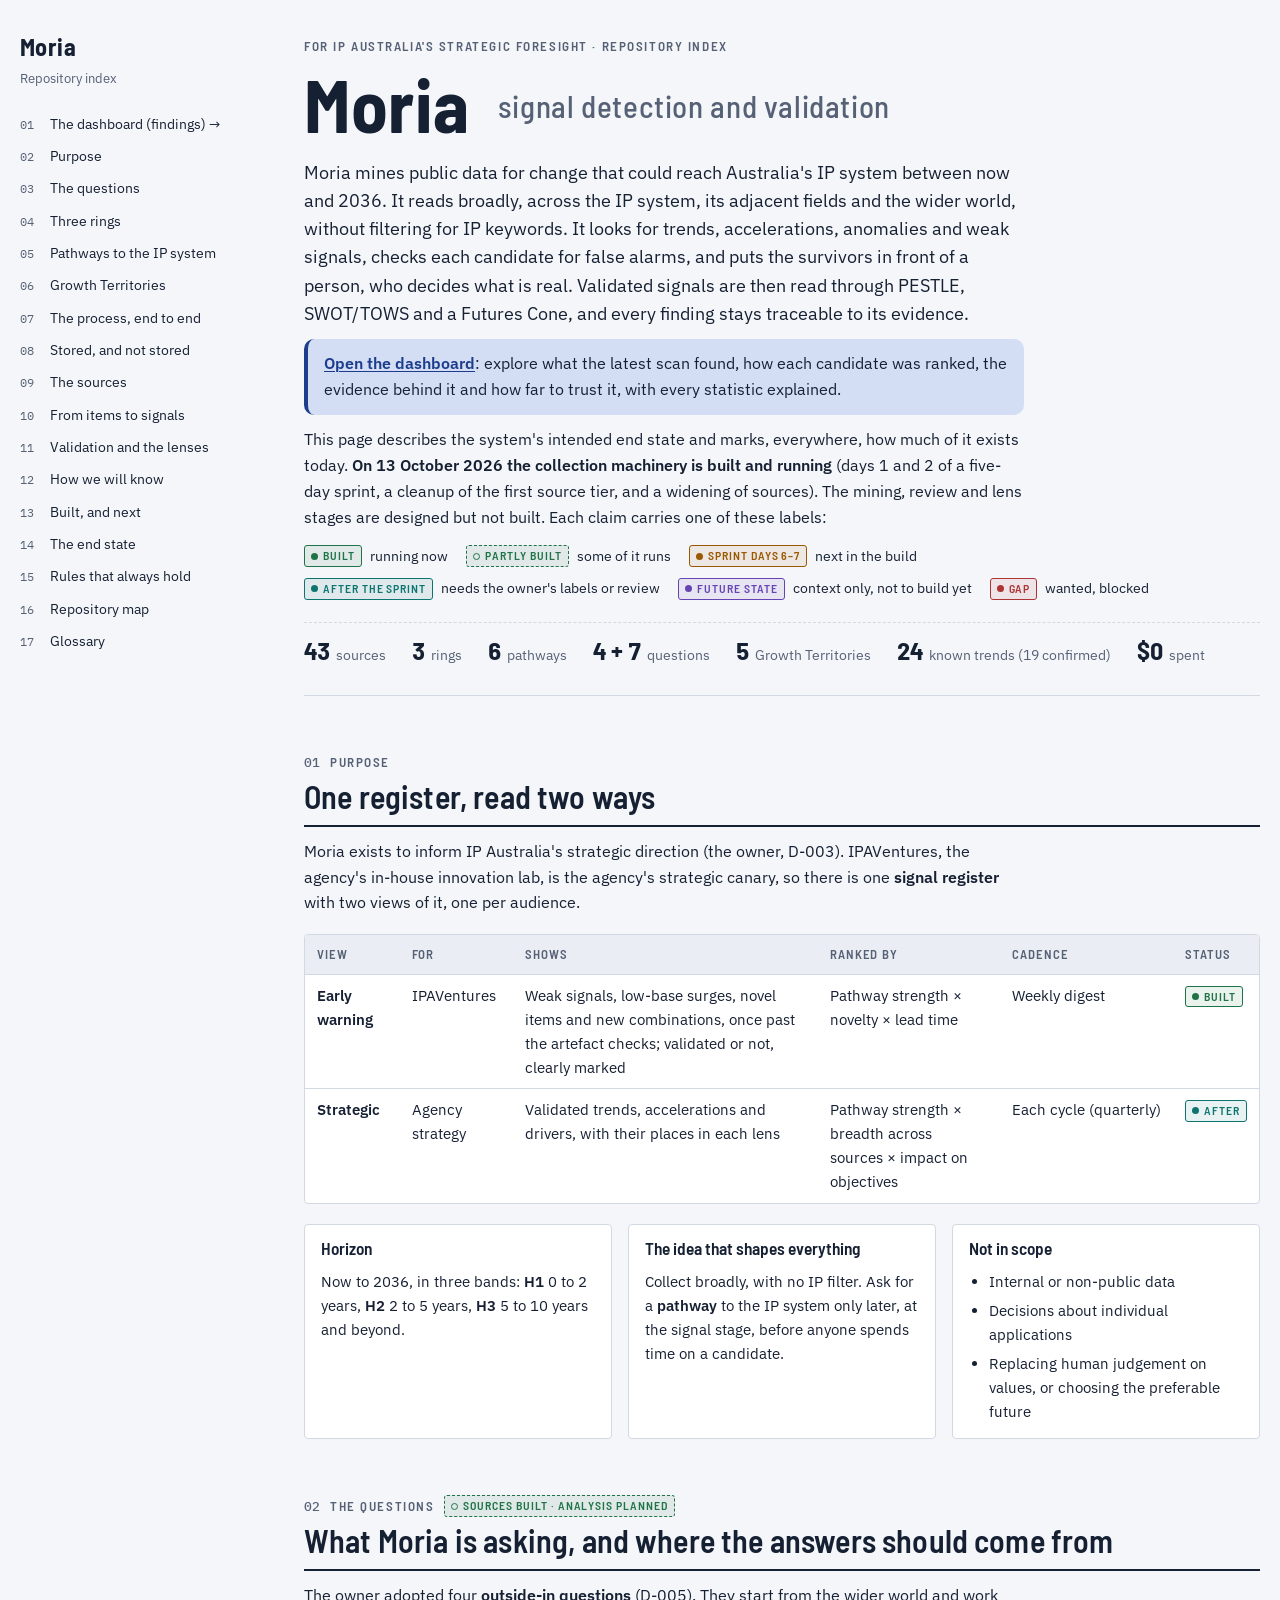
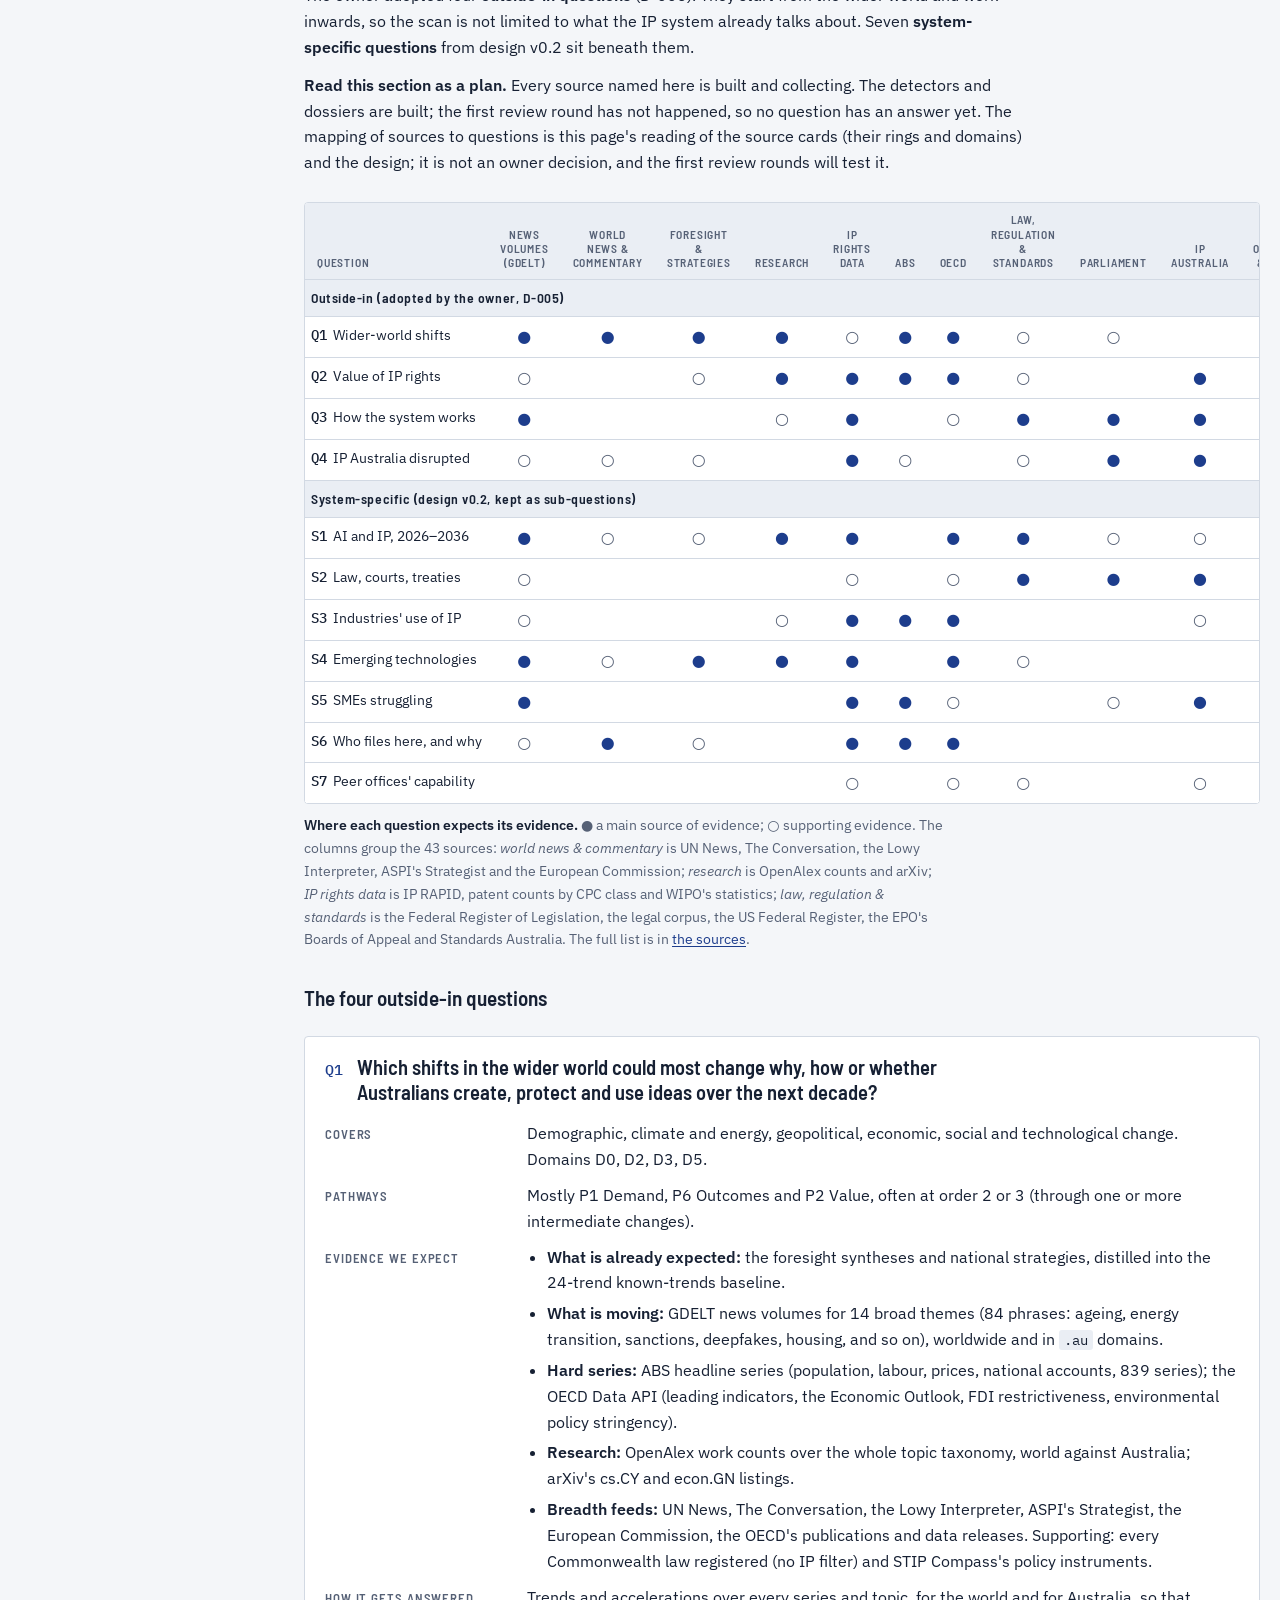
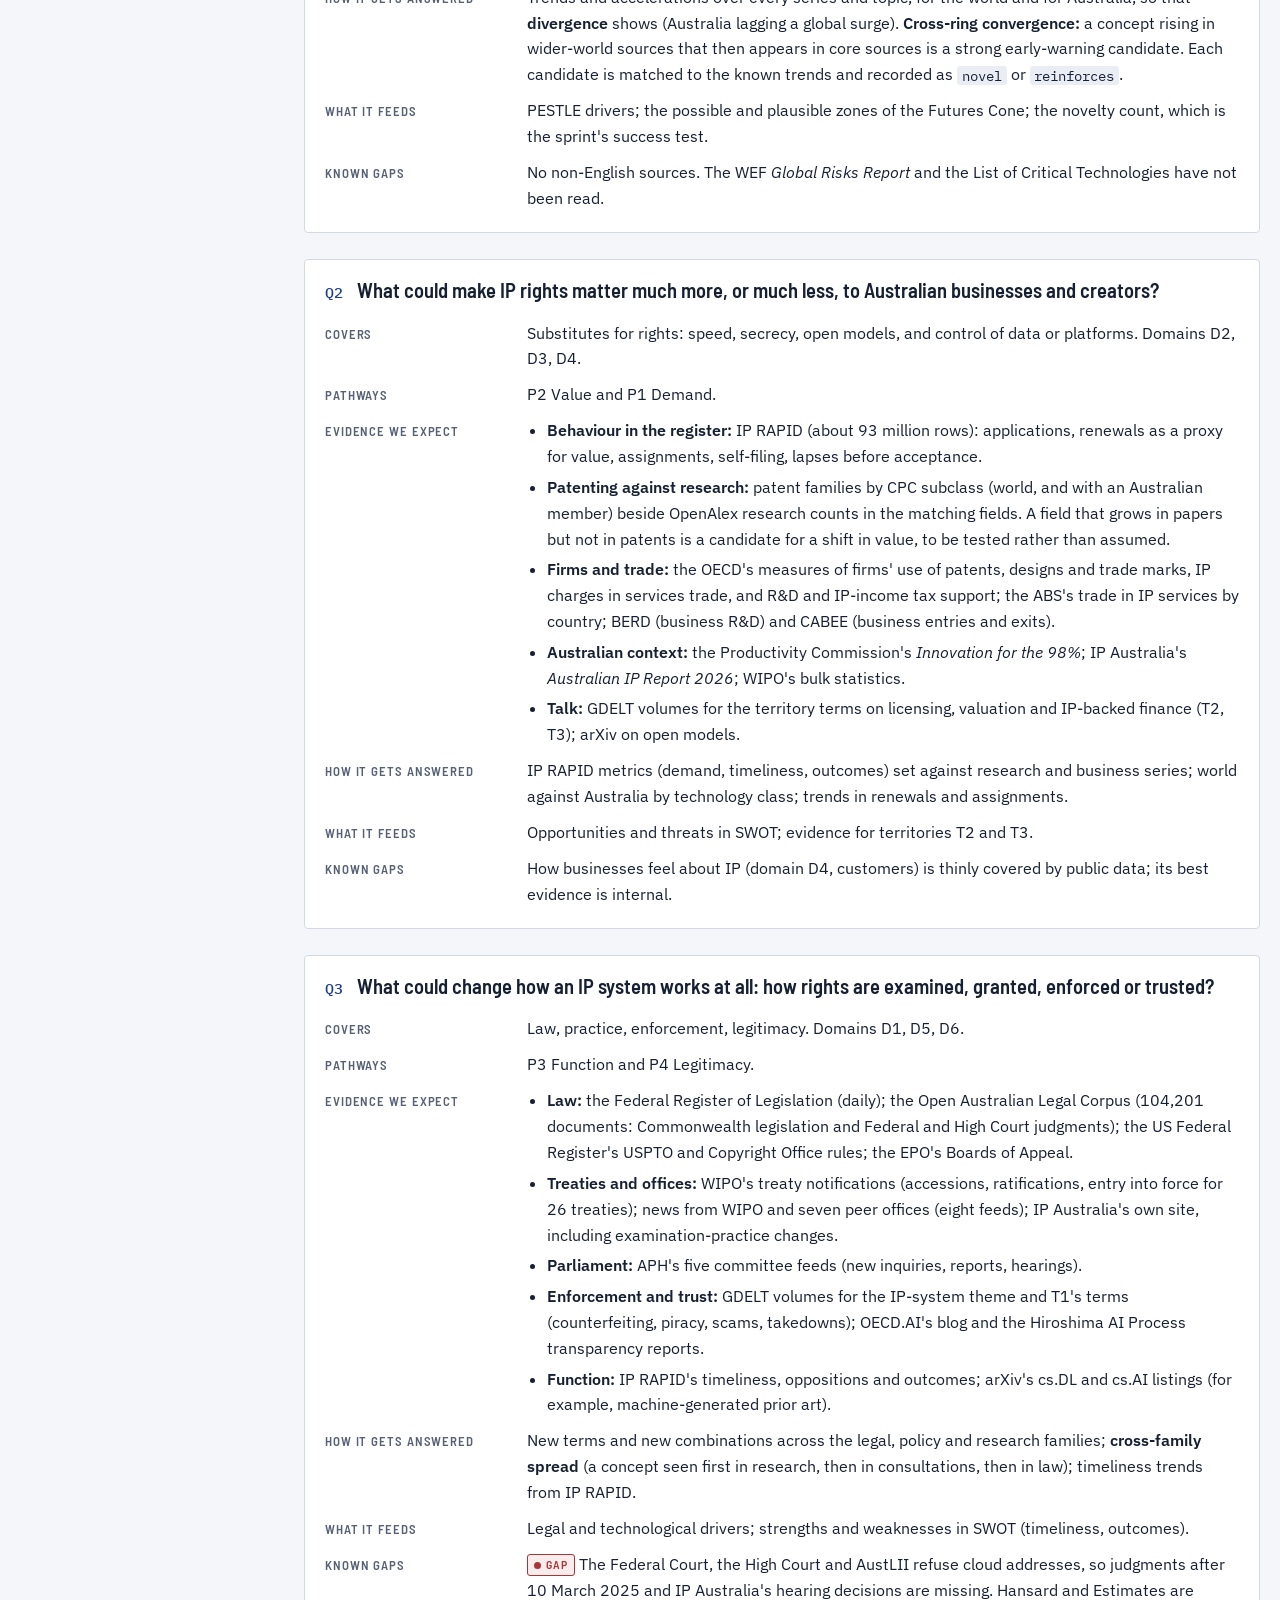
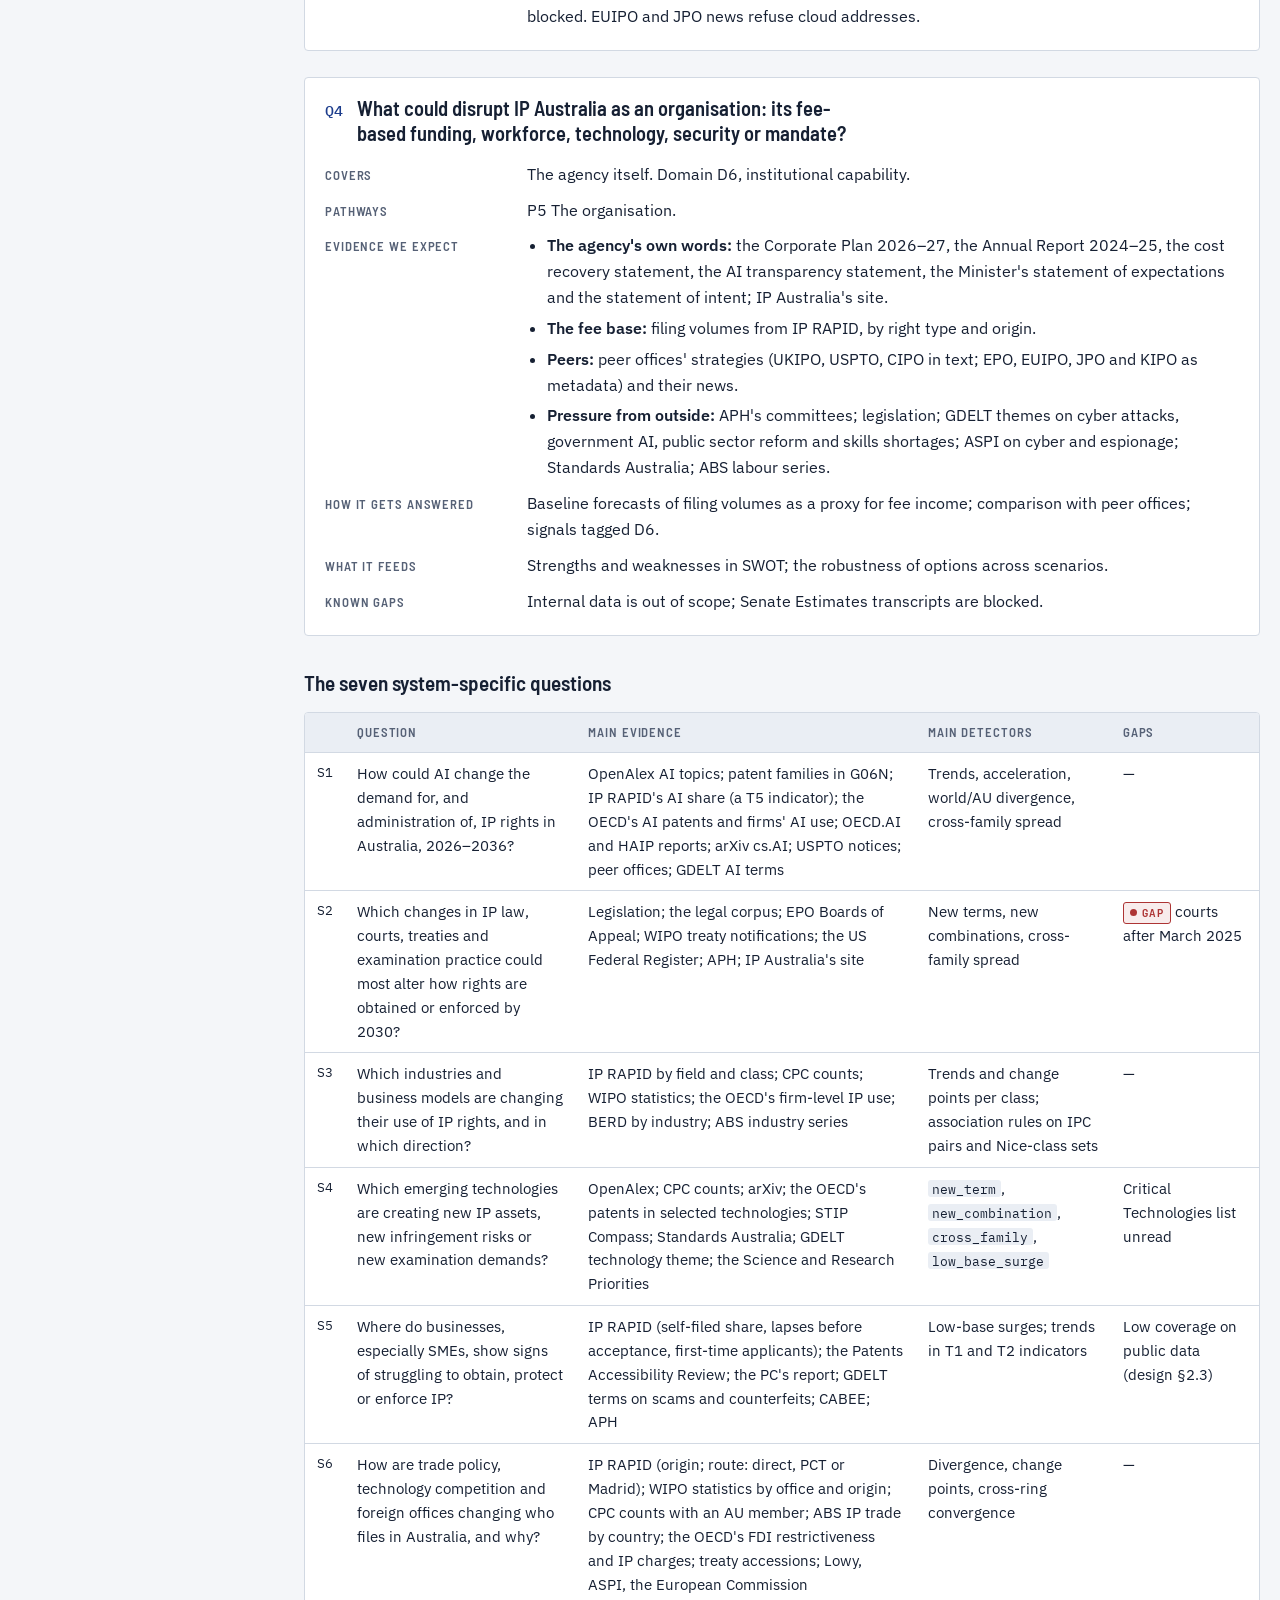
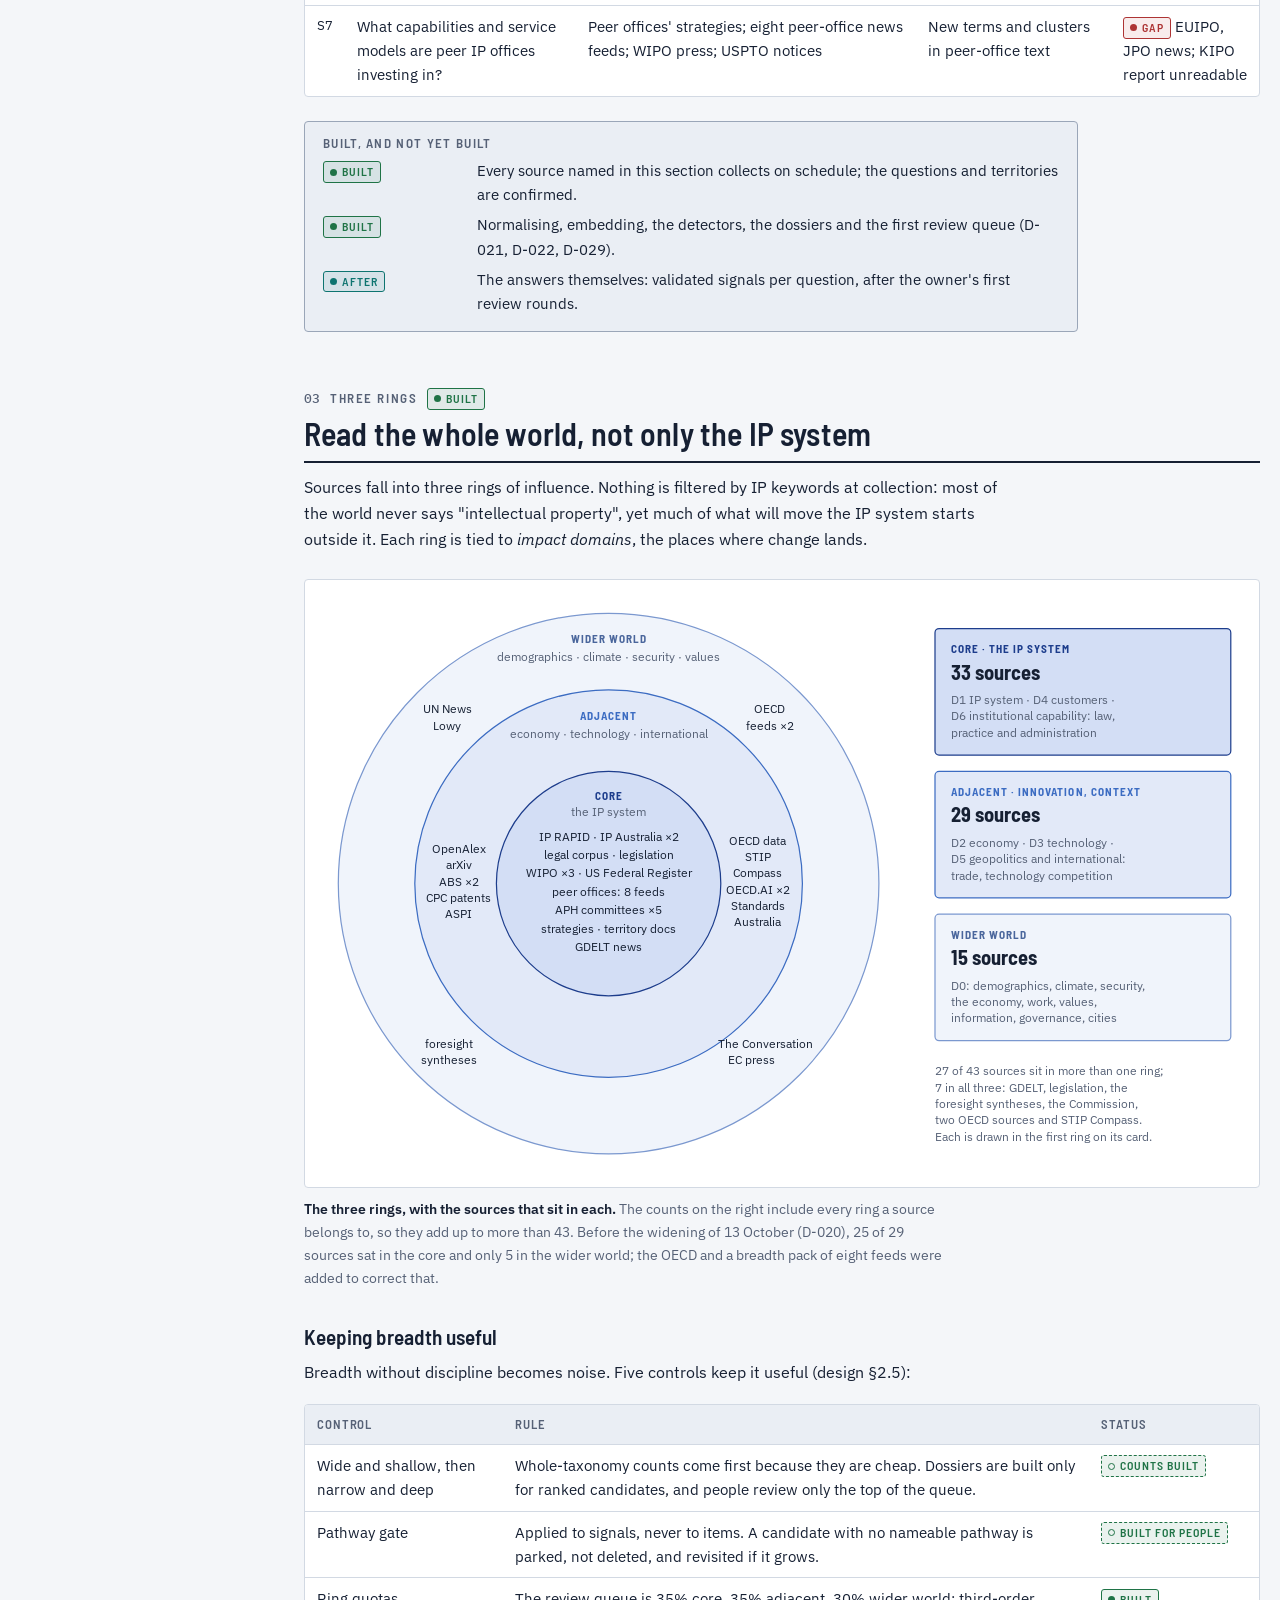
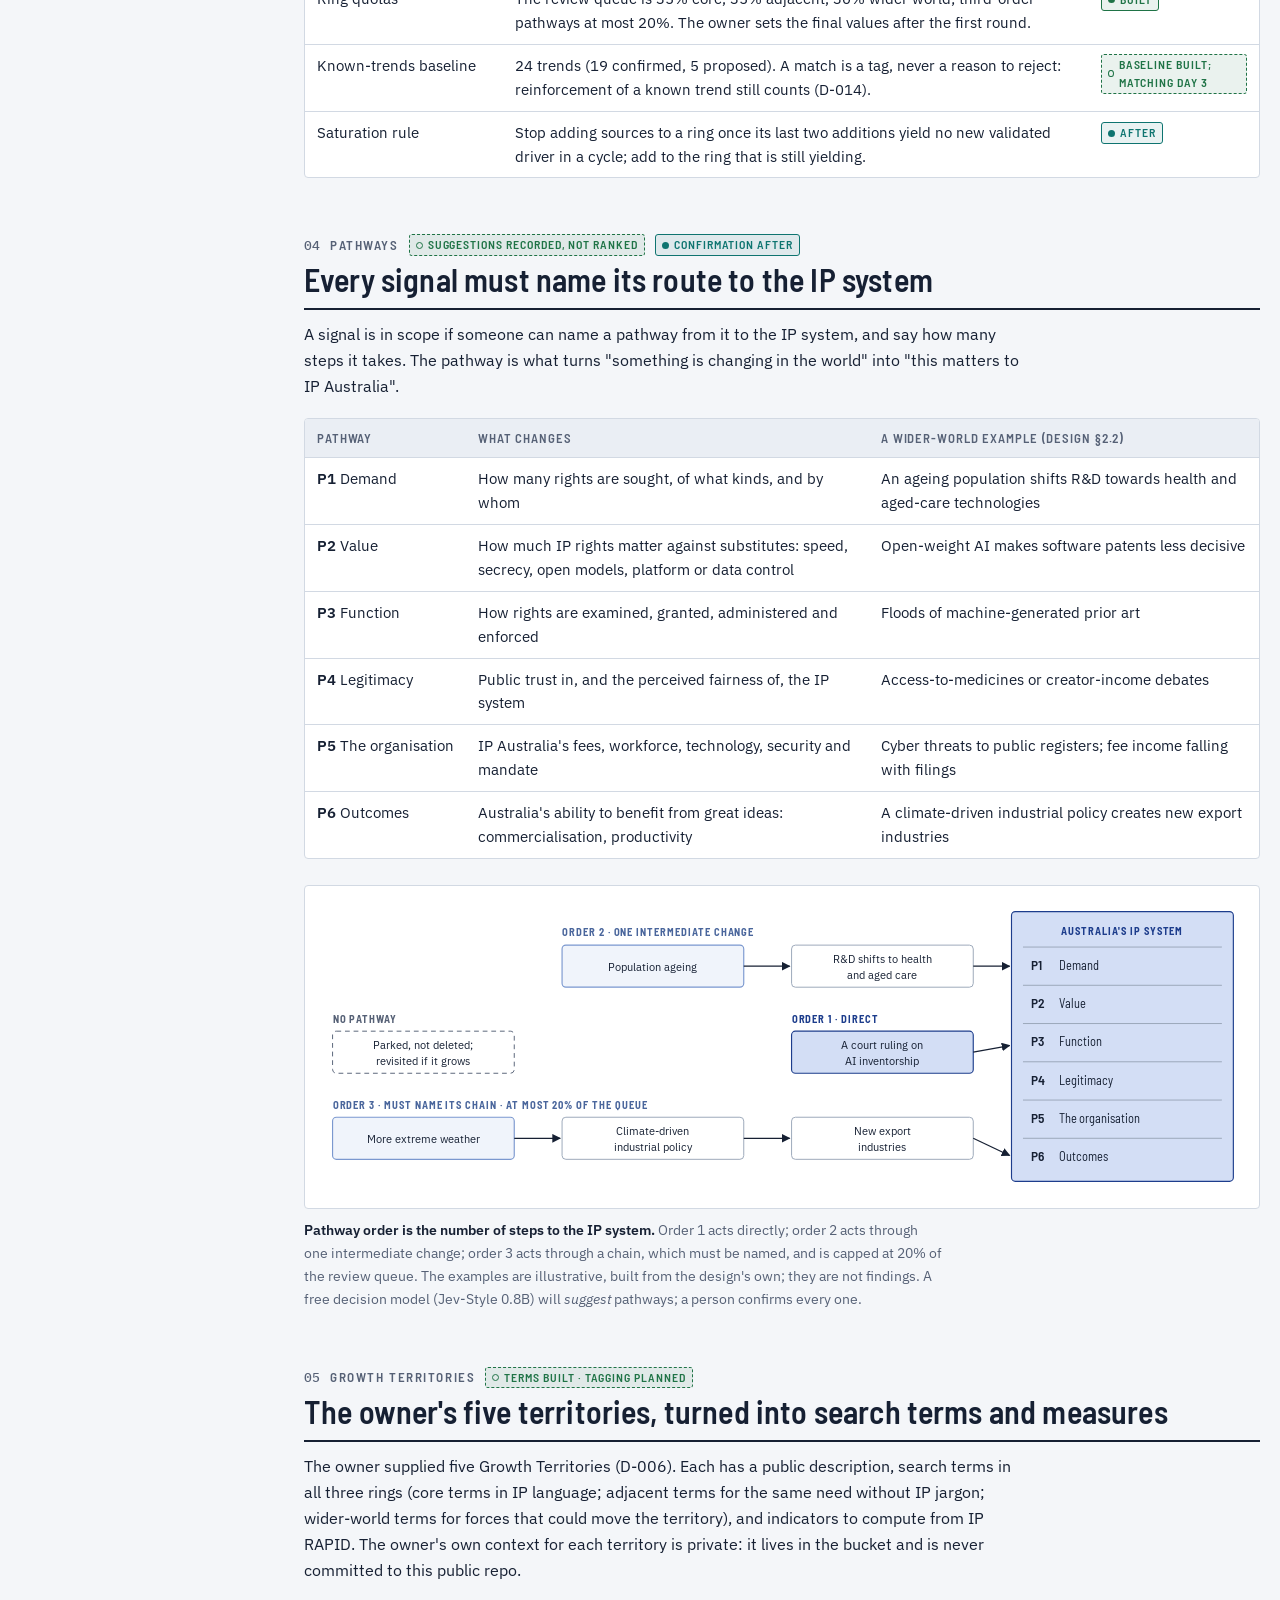
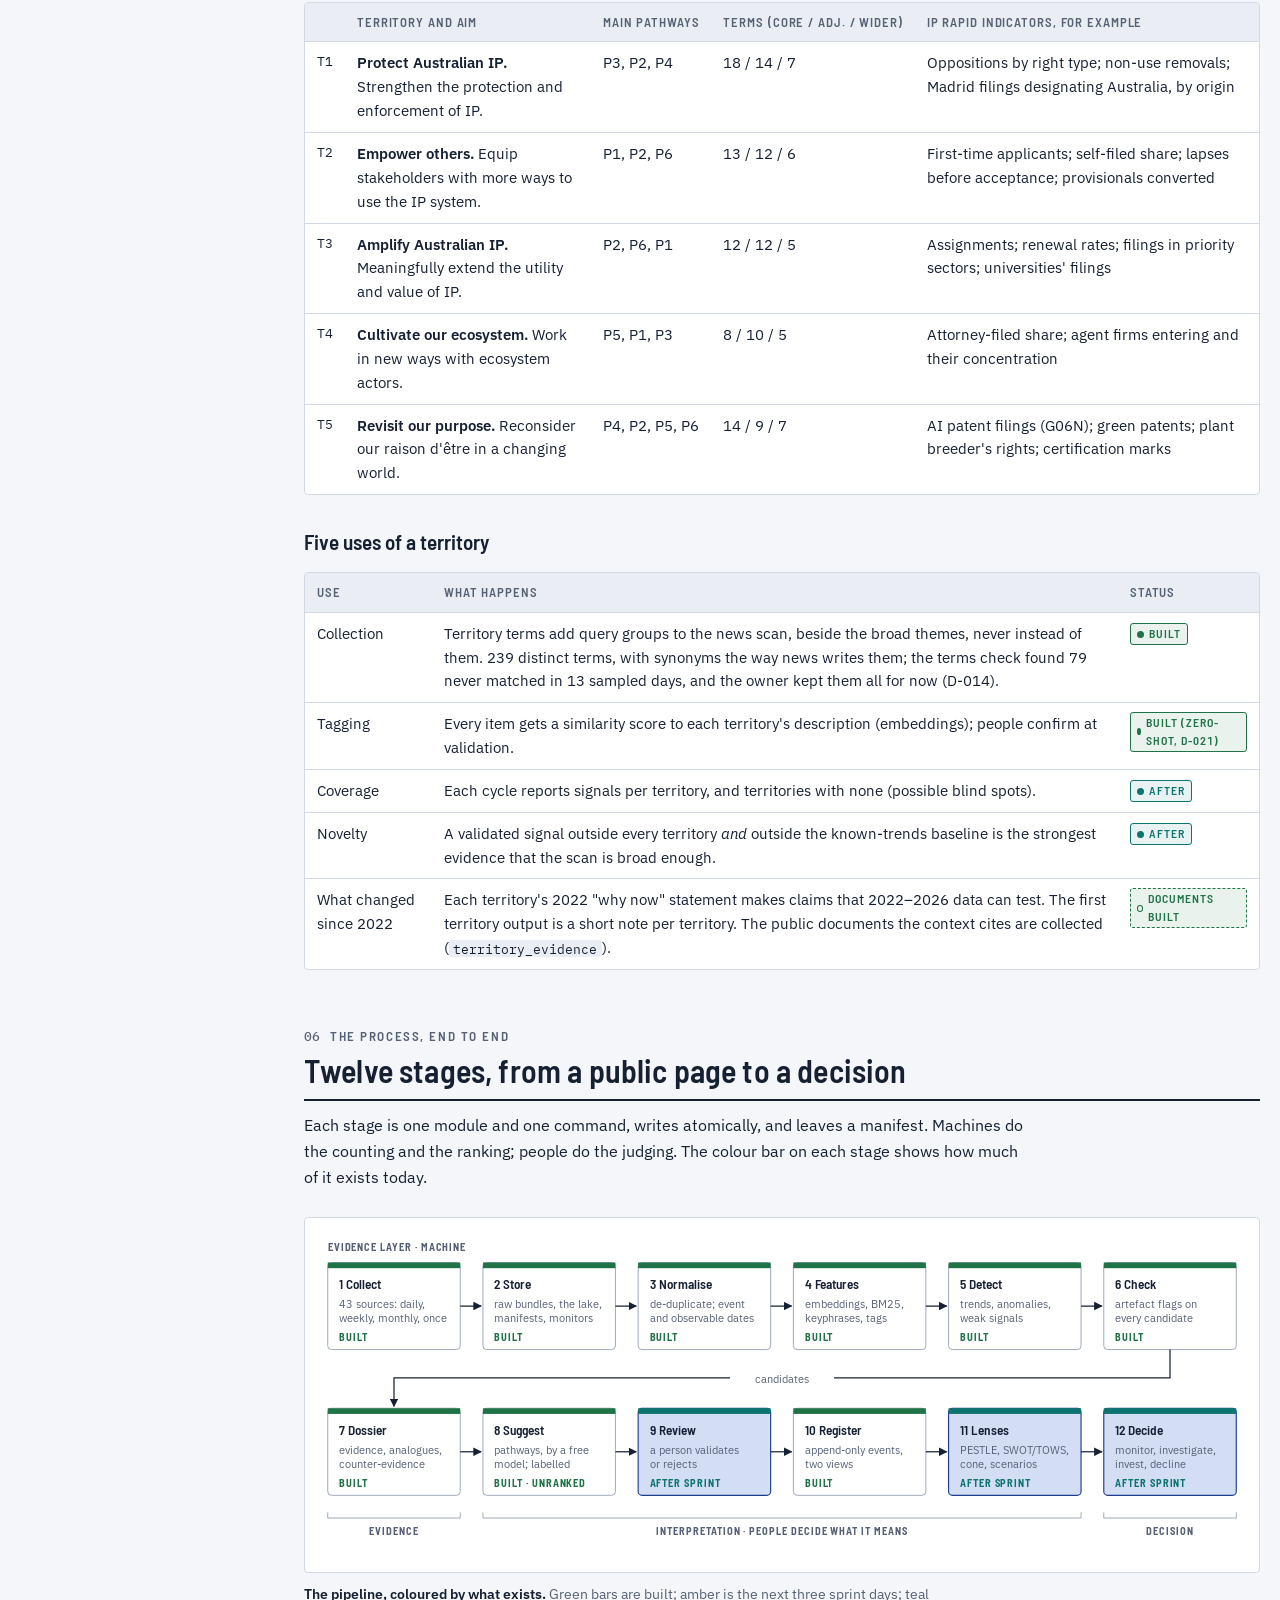
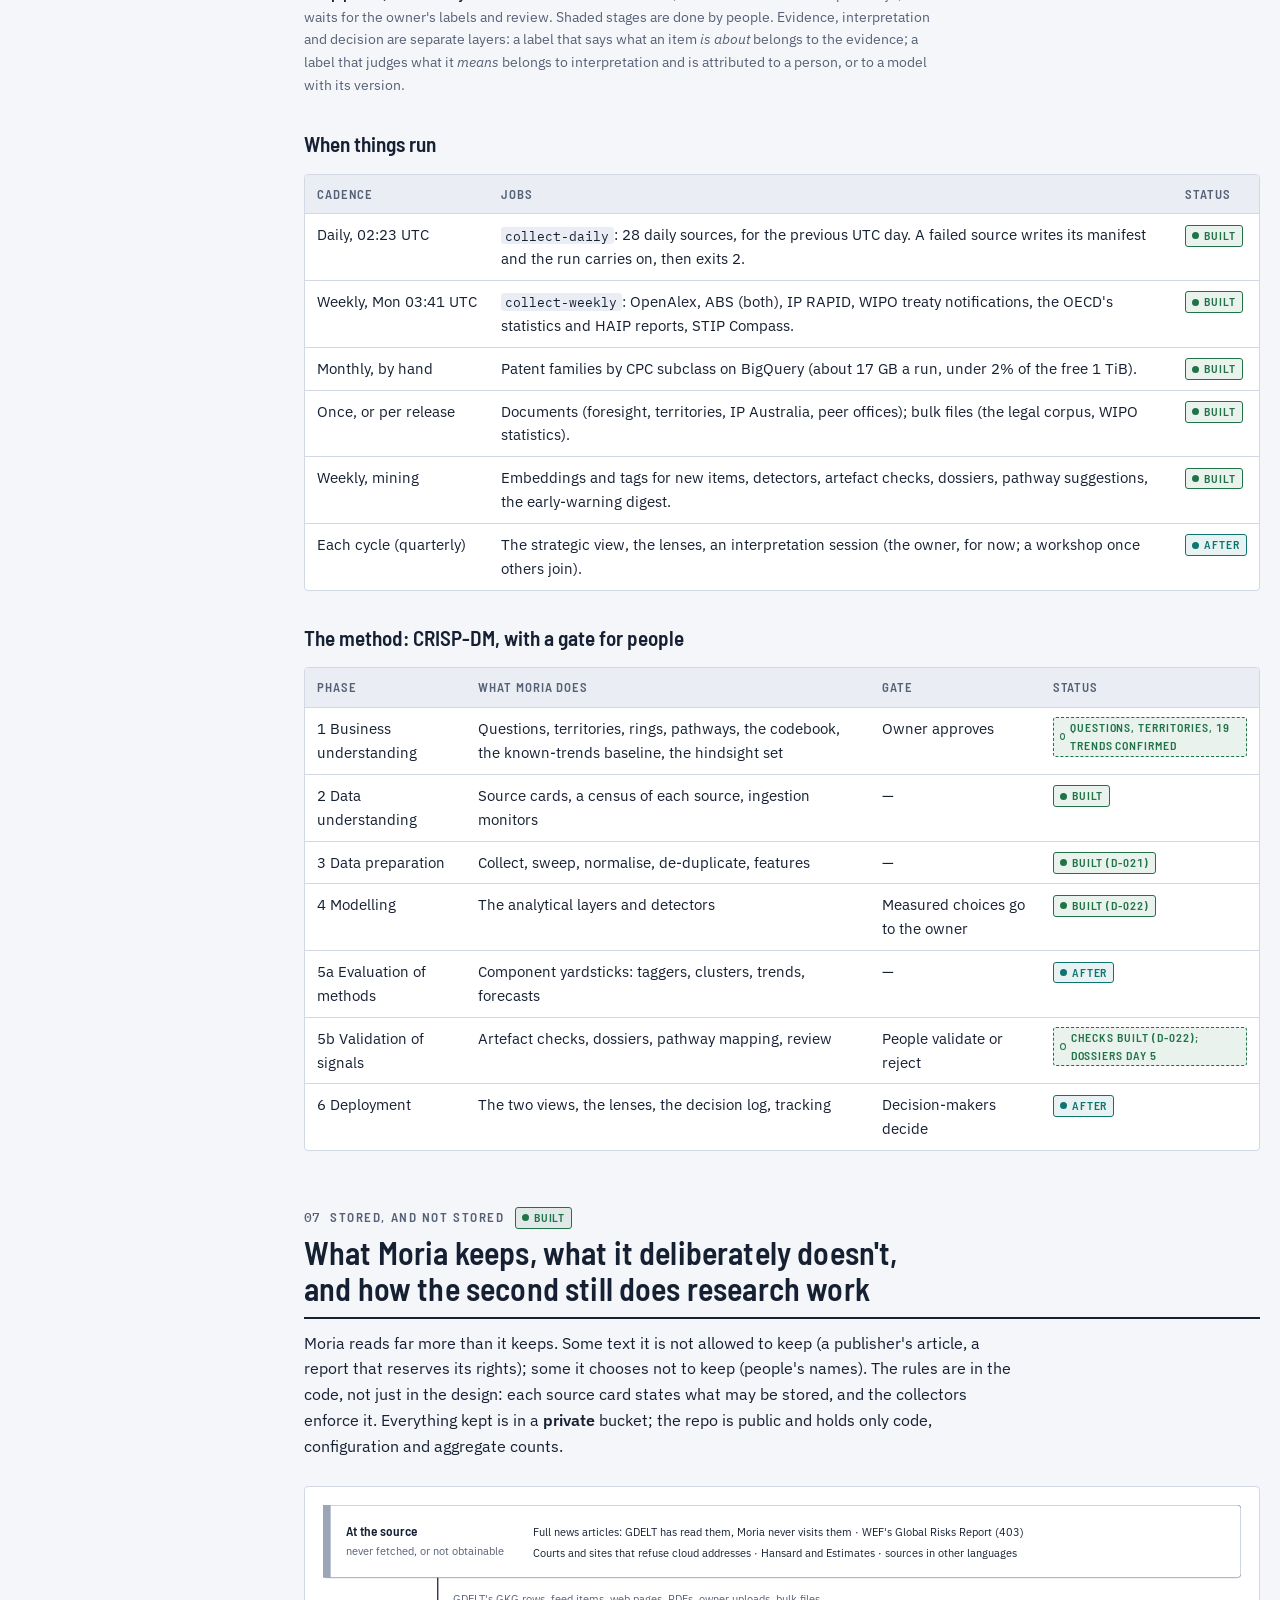
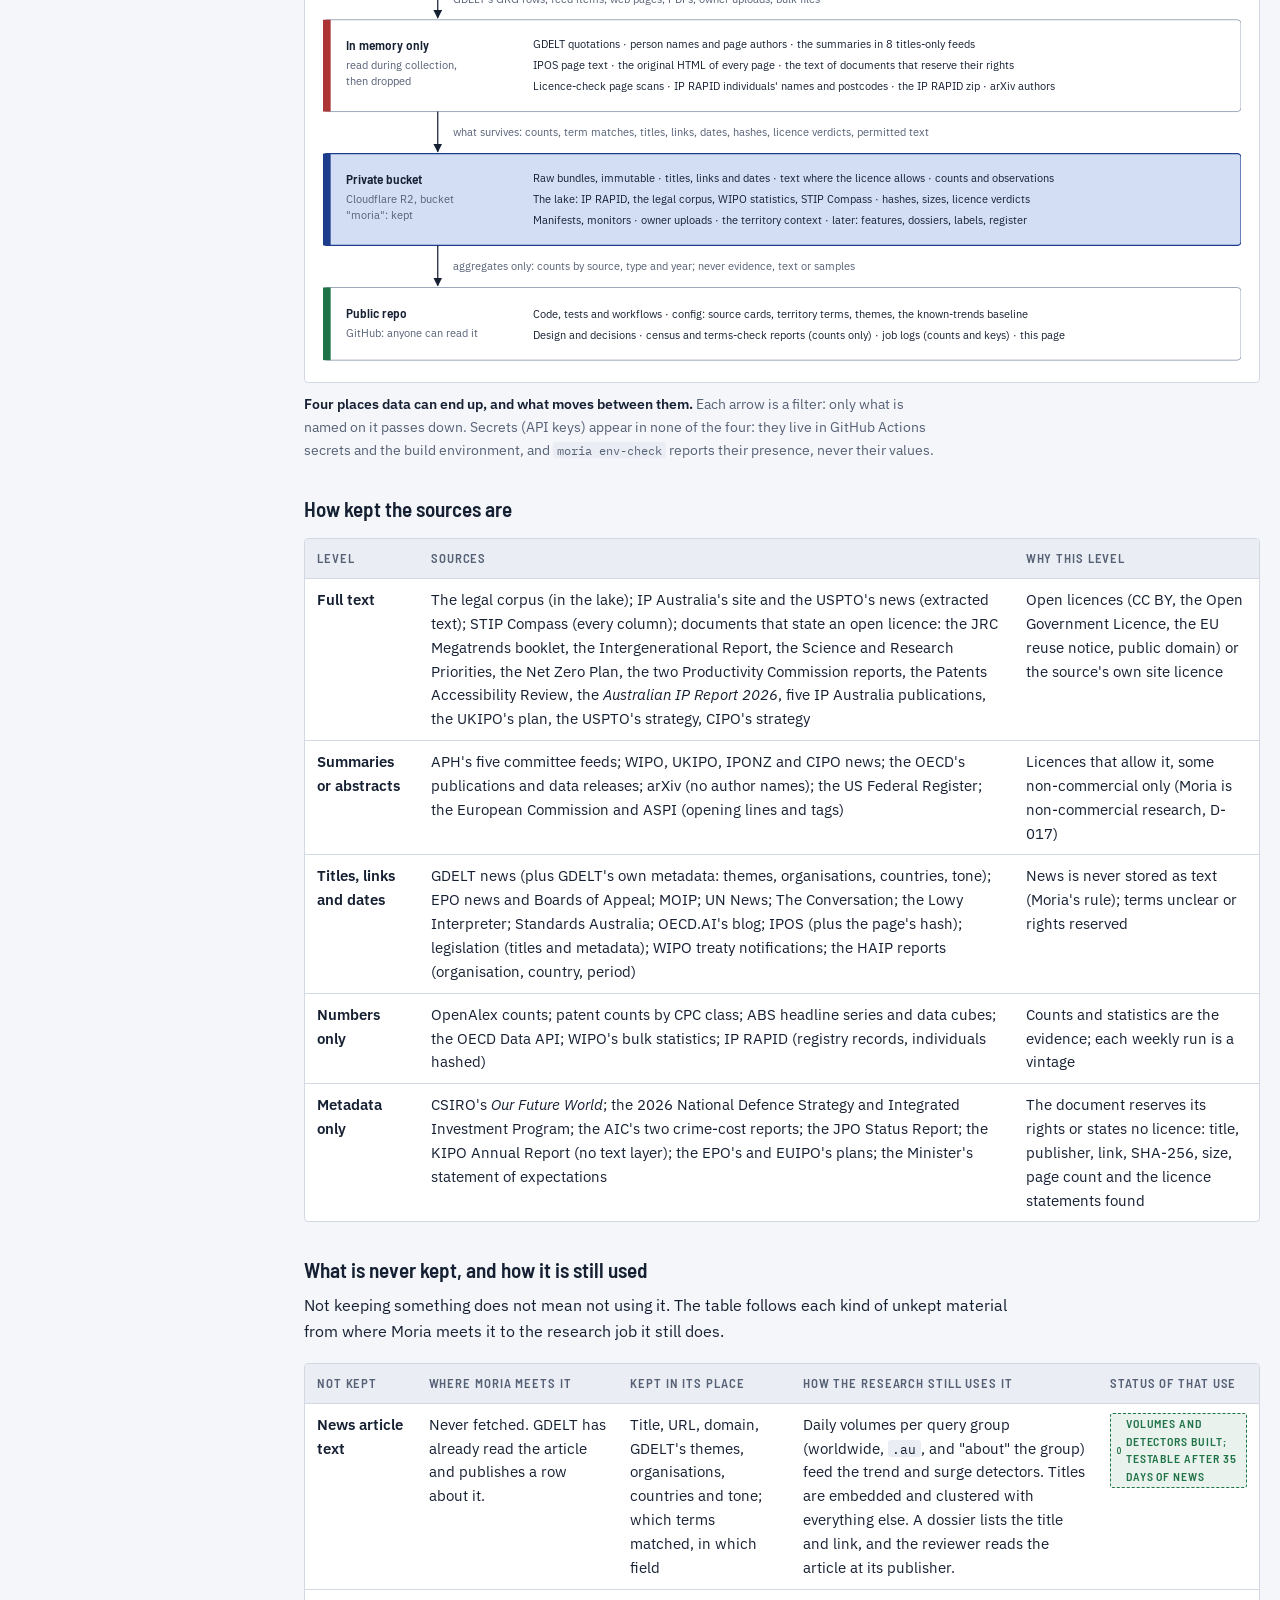
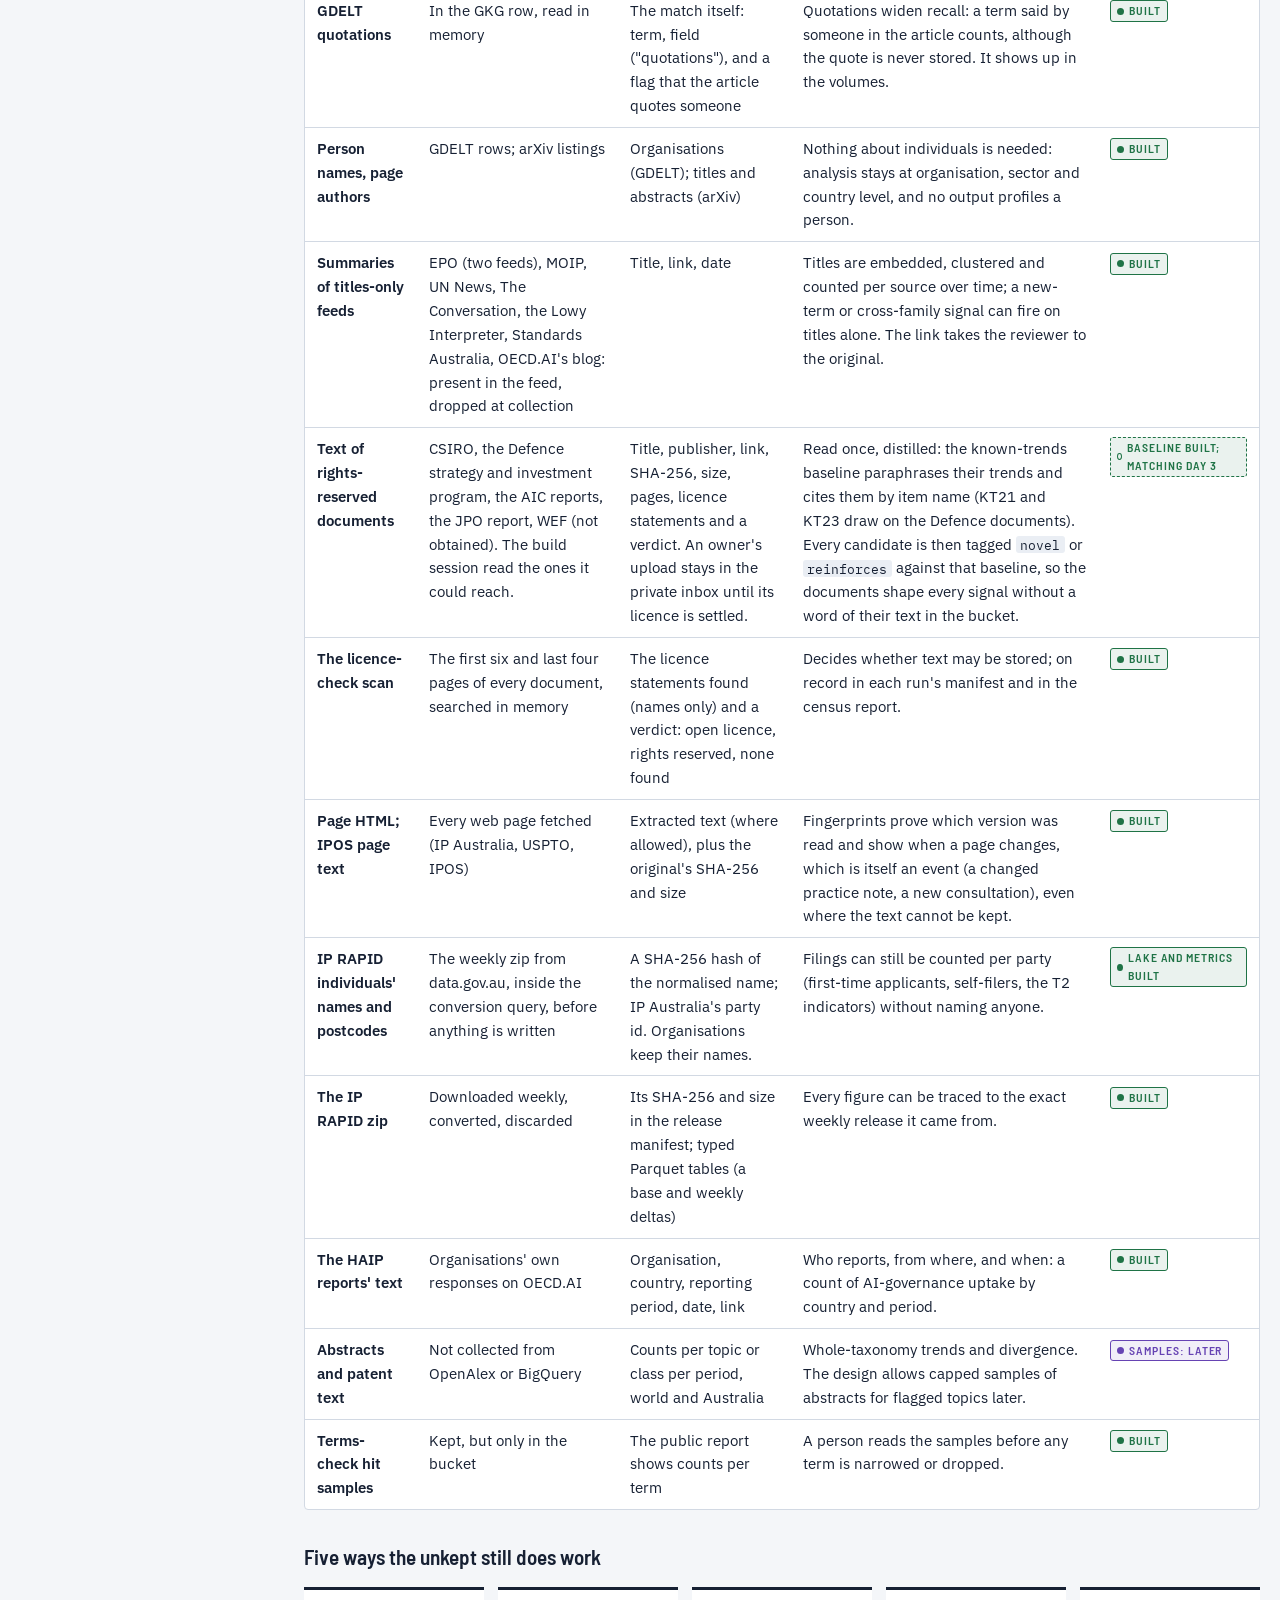
<file: index.html>
<!doctype html>
<html lang="en-AU">
<head>
<meta charset="utf-8">
<meta name="viewport" content="width=device-width, initial-scale=1, viewport-fit=cover">
<title>Moria Index</title>
<meta name="description" content="What Moria is for, the questions it asks, the sources it reads, what it stores and what it deliberately does not, what is built and what is still to come.">
<link rel="preconnect" href="https://fonts.googleapis.com">
<link rel="preconnect" href="https://fonts.gstatic.com" crossorigin>
<link rel="stylesheet" href="https://fonts.googleapis.com/css2?family=Barlow+Semi+Condensed:wght@500;600;700&family=IBM+Plex+Mono:wght@400;500&family=IBM+Plex+Sans:ital,wght@0,400;0,500;0,600;1,400&display=swap">
<style>
/* Layout: a survey index. A sticky contents rail beside one reading column; diagrams and tables use the column's
   full width. Rings are one blue ramp (core darkest); build status has its own colours, never blue. */
:root {
  --bg: #f4f6f9;
  --surface: #ffffff;
  --surface-2: #eaeef4;
  --fg: #162033;
  --muted: #566176;
  --line: #d2d9e3;
  --line-strong: #9aa6b8;
  --core: #1d3d8c;
  --adj: #3c6cc2;
  --wide: #7b98cf;
  --core-t: #d3def5;
  --adj-t: #e2e9f8;
  --wide-t: #f0f4fb;
  --wide-ink: #4a669c;
  --ok: #1f7346;
  --sprint: #9a5800;
  --after: #0e7470;
  --future: #6643b3;
  --gap: #ad3434;
  --f-display: "Barlow Semi Condensed", "Arial Narrow", "Roboto Condensed", system-ui, sans-serif;
  --f-body: "IBM Plex Sans", system-ui, -apple-system, "Segoe UI", Roboto, sans-serif;
  --f-mono: "IBM Plex Mono", ui-monospace, "SFMono-Regular", Menlo, Consolas, monospace;
  color-scheme: light;
}
@media (prefers-color-scheme: dark) {
  :root:not([data-theme="light"]) {
    --bg: #0d121a; --surface: #141b26; --surface-2: #1b2432; --fg: #e2e8f0; --muted: #9ba7b9;
    --line: #2a3546; --line-strong: #4f5d72;
    --core: #a9c1ff; --adj: #7d9fe6; --wide: #5a77b2;
    --core-t: #26375e; --adj-t: #1d2b49; --wide-t: #162136; --wide-ink: #8fa8d8;
    --ok: #62cc8e; --sprint: #eea64a; --after: #4cc6c0; --future: #b59dff; --gap: #ff8b82;
    color-scheme: dark;
  }
}
:root[data-theme="dark"] {
  --bg: #0d121a; --surface: #141b26; --surface-2: #1b2432; --fg: #e2e8f0; --muted: #9ba7b9;
  --line: #2a3546; --line-strong: #4f5d72;
  --core: #a9c1ff; --adj: #7d9fe6; --wide: #5a77b2;
  --core-t: #26375e; --adj-t: #1d2b49; --wide-t: #162136; --wide-ink: #8fa8d8;
  --ok: #62cc8e; --sprint: #eea64a; --after: #4cc6c0; --future: #b59dff; --gap: #ff8b82;
  color-scheme: dark;
}

* { box-sizing: border-box; }
[hidden] { display: none !important; }
html { scroll-behavior: smooth; -webkit-text-size-adjust: 100%; }
@media (prefers-reduced-motion: reduce) { html { scroll-behavior: auto; } }
body {
  margin: 0;
  background: var(--bg);
  color: var(--fg);
  font: 400 16px/1.62 var(--f-body);
  padding-inline: 20px;
  padding-block: 0 64px;
}
a { color: var(--core); text-underline-offset: 2px; text-decoration-thickness: 1px; }
a:hover { text-decoration-thickness: 2px; }
a:focus-visible, button:focus-visible, summary:focus-visible { outline: 2px solid var(--core); outline-offset: 2px; border-radius: 2px; }
code, .mono { font-family: var(--f-mono); font-size: 0.86em; }
code { background: var(--surface-2); padding: 0.05em 0.35em; border-radius: 3px; overflow-wrap: anywhere; }
h1, h2, h3, h4 { font-family: var(--f-display); line-height: 1.12; text-wrap: balance; margin: 0; }
h2 { font-size: 2rem; font-weight: 600; letter-spacing: 0.005em; }
h3 { font-size: 1.32rem; font-weight: 600; margin-top: 2.2rem; }
h4 { font-size: 1.08rem; font-weight: 600; }
p { margin: 0.75rem 0 0; max-width: 72ch; }
ul, ol { margin: 0.75rem 0 0; padding-left: 1.25rem; max-width: 72ch; }
li + li { margin-top: 0.3rem; }
strong { font-weight: 600; }
.muted { color: var(--muted); }
.small { font-size: 0.88rem; }

/* page frame */
.layout {
  max-width: 1260px; margin: 0 auto;
  display: grid; grid-template-columns: 228px minmax(0, 1fr); gap: 56px;
}
.toc {
  position: sticky; top: 0; align-self: start; max-height: 100vh; overflow-y: auto;
  padding-block: 28px 28px; font-size: 0.9rem;
}
.toc .brand { font-family: var(--f-display); font-weight: 700; font-size: 1.5rem; letter-spacing: 0.02em; }
.toc .brand-sub { color: var(--muted); font-size: 0.8rem; margin-top: 2px; }
.toc ol { list-style: none; padding: 0; margin: 18px 0 0; counter-reset: toc; }
.toc li { margin: 0; counter-increment: toc; }
.toc li a {
  display: grid; grid-template-columns: 2.1em 1fr; padding: 4px 0; color: var(--fg); text-decoration: none;
  border-bottom: 1px solid transparent;
}
.toc li a::before { content: counter(toc, decimal-leading-zero); color: var(--muted); font-family: var(--f-mono); font-size: 0.78rem; padding-top: 2px; }
.toc li a:hover { color: var(--core); }
.toc details summary { display: none; }
main { min-width: 0; padding-block: 28px 0; }

@media (max-width: 960px) {
  .layout { grid-template-columns: minmax(0, 1fr); gap: 0; }
  .toc { position: static; max-height: none; padding-block: 16px 0; }
  .toc details { border: 1px solid var(--line); background: var(--surface); border-radius: 4px; padding: 10px 14px; }
  .toc details summary { display: block; cursor: pointer; font-weight: 600; }
  .toc .brand, .toc .brand-sub { display: none; }
}

/* header */
.masthead { padding-block: 8px 28px; border-bottom: 1px solid var(--line); }
.eyebrow {
  font-family: var(--f-display); font-weight: 600; font-size: 0.82rem; letter-spacing: 0.12em;
  text-transform: uppercase; color: var(--muted);
}
.masthead h1 { font-size: clamp(3rem, 7vw, 4.6rem); font-weight: 700; letter-spacing: 0.01em; margin-top: 6px; }
.masthead h1 span { font-weight: 500; color: var(--muted); font-size: 0.42em; letter-spacing: 0.02em; margin-left: 0.4em; vertical-align: 0.5em; }
@media (max-width: 560px) { .masthead h1 span { display: block; margin: 4px 0 0; vertical-align: baseline; font-size: 0.34em; } }
.lede { font-size: 1.14rem; line-height: 1.55; max-width: 66ch; margin-top: 12px; }
.facts {
  display: flex; flex-wrap: wrap; gap: 8px 26px; margin: 22px 0 0; padding: 14px 0 0; border-top: 1px dashed var(--line);
  font-variant-numeric: tabular-nums;
}
.facts div { display: flex; align-items: baseline; gap: 6px; }
.facts dt { font-family: var(--f-display); font-size: 1.6rem; font-weight: 700; line-height: 1; }
.facts dd { margin: 0; color: var(--muted); font-size: 0.9rem; }

/* status badges */
.st {
  display: inline-flex; align-items: center; gap: 5px; vertical-align: 0.1em;
  font-family: var(--f-display); font-weight: 600; font-size: 0.74rem; letter-spacing: 0.08em; text-transform: uppercase;
  border: 1px solid currentColor; border-radius: 3px; padding: 1px 6px; white-space: nowrap; line-height: 1.5;
  background: color-mix(in srgb, currentColor 9%, transparent);
}
.st::before { content: ""; width: 7px; height: 7px; border-radius: 50%; background: currentColor; }
.st.built { color: var(--ok); }
.st.partial { color: var(--ok); border-style: dashed; }
.st.partial::before { background: transparent; border: 1.5px solid currentColor; width: 5px; height: 5px; }
.st.sprint { color: var(--sprint); }
.st.after { color: var(--after); }
.st.future { color: var(--future); }
.st.gap { color: var(--gap); }
td .st { white-space: normal; }
.legend { display: flex; flex-wrap: wrap; gap: 10px 18px; margin-top: 14px; font-size: 0.88rem; }
.legend div { display: flex; align-items: center; gap: 8px; }

/* ring chips */
.rings { display: inline-flex; gap: 3px; vertical-align: 0.05em; }
.rg {
  display: inline-grid; place-items: center; width: 1.35em; height: 1.35em; border-radius: 3px;
  font-family: var(--f-display); font-weight: 700; font-size: 0.78rem; line-height: 1;
}
.rg.c { background: var(--core); color: var(--bg); }
.rg.a { background: var(--adj); color: var(--bg); }
.rg.w { background: var(--wide-t); color: var(--fg); border: 1px solid var(--wide); }
.rg.off { background: transparent; color: var(--line-strong); border: 1px dashed var(--line); }

/* sections */
section { padding-block: 56px 0; scroll-margin-top: 12px; }
.sec-head { display: grid; gap: 6px; padding-bottom: 10px; border-bottom: 2px solid var(--fg); max-width: none; }
.sec-head .eyebrow { display: flex; gap: 10px; align-items: center; flex-wrap: wrap; }
.sec-head .num { font-family: var(--f-mono); font-weight: 500; letter-spacing: 0; color: var(--muted); }

/* figures */
figure { margin: 26px 0 0; }
.fig-wrap { overflow-x: auto; background: var(--surface); border: 1px solid var(--line); border-radius: 4px; padding: 18px; }
figcaption { margin-top: 10px; font-size: 0.88rem; color: var(--muted); max-width: 80ch; }
figcaption strong { color: var(--fg); }
.dg { display: block; width: 100%; height: auto; min-width: 640px; color: var(--fg); font-family: var(--f-display); }
.dg text { fill: var(--fg); font-size: 13px; }
.dg .t-s { font-size: 11.5px; fill: var(--muted); font-family: var(--f-body); }
.dg .t-i { font-size: 12px; font-family: var(--f-body); }
.dg .t-b { font-weight: 600; font-size: 14px; }
.dg .t-big { font-weight: 700; font-size: 20px; }
.dg .t-cap { font-size: 11px; font-weight: 700; letter-spacing: 0.09em; }
.dg .ln { stroke: var(--fg); stroke-width: 1.3; fill: none; }
.dg .ln-m { stroke: var(--line-strong); stroke-width: 1; fill: none; }
.dg .ln-d { stroke: var(--muted); stroke-width: 1.3; fill: none; stroke-dasharray: 5 4; }
.dg .box { fill: var(--surface); stroke: var(--line-strong); stroke-width: 1; }
.dg .box-2 { fill: var(--surface-2); stroke: var(--line); stroke-width: 1; }
.dg .box-d { fill: var(--surface); stroke: var(--muted); stroke-width: 1; stroke-dasharray: 5 4; }
.dg .f-core { fill: var(--core-t); stroke: var(--core); stroke-width: 1.2; }
.dg .f-adj { fill: var(--adj-t); stroke: var(--adj); stroke-width: 1.2; }
.dg .f-wide { fill: var(--wide-t); stroke: var(--wide); stroke-width: 1.2; }
.dg .tc-core { fill: var(--core); }
.dg .tc-adj { fill: var(--adj); }
.dg .tc-wide { fill: var(--wide-ink); }
.dg .tc-gap { fill: var(--gap); }
.dg .tc-ok { fill: var(--ok); }
.dg .tc-sprint { fill: var(--sprint); }
.dg .tc-after { fill: var(--after); }
.dg .s-built { fill: var(--ok); }
.dg .s-sprint { fill: var(--sprint); }
.dg .s-after { fill: var(--after); }
.dg .s-gap { fill: var(--gap); }
.dg .s-muted { fill: var(--line-strong); }
.dg .s-core { fill: var(--core); }
.dg .proj { stroke: var(--core); stroke-width: 2.4; fill: none; }
.dg .lead { stroke: var(--line-strong); stroke-width: 1; fill: none; }

/* tables */
.tbl { overflow-x: auto; margin-top: 18px; border: 1px solid var(--line); border-radius: 4px; background: var(--surface); }
table { border-collapse: collapse; width: 100%; font-size: 0.92rem; font-variant-numeric: tabular-nums; }
th, td { text-align: left; vertical-align: top; padding: 9px 12px; border-bottom: 1px solid var(--line); }
tbody tr:last-child td { border-bottom: 0; }
th {
  font-family: var(--f-display); font-weight: 600; font-size: 0.8rem; letter-spacing: 0.07em; text-transform: uppercase;
  color: var(--muted); background: var(--surface-2); white-space: nowrap;
}
td.nw, th.nw { white-space: nowrap; }
td .mono { color: var(--muted); }
tr.grp td { background: var(--surface-2); font-family: var(--f-display); font-weight: 600; letter-spacing: 0.04em; font-size: 0.86rem; }

/* question matrix */
.matrix { min-width: 880px; }
.matrix th { white-space: normal; font-size: 0.72rem; line-height: 1.25; vertical-align: bottom; text-align: center; }
.matrix th:first-child { text-align: left; }
.matrix td { text-align: center; padding: 7px 6px; font-size: 1rem; }
.matrix td:first-child { text-align: left; font-size: 0.86rem; white-space: nowrap; }
.matrix td:first-child b { font-family: var(--f-mono); font-weight: 500; margin-right: 6px; }
.dot-p { color: var(--core); }
.dot-s { color: var(--muted); }

/* question cards */
.q { margin-top: 26px; border: 1px solid var(--line); border-radius: 4px; background: var(--surface); padding: 18px 20px 20px; }
.q-head { display: grid; grid-template-columns: auto minmax(0, 1fr); gap: 4px 14px; align-items: baseline; }
.q-id { font-family: var(--f-mono); font-weight: 500; font-size: 0.95rem; color: var(--core); }
.q-text { font-family: var(--f-display); font-size: 1.28rem; font-weight: 600; line-height: 1.22; text-wrap: balance; }
.q dl { display: grid; grid-template-columns: 11.5em minmax(0, 1fr); gap: 10px 18px; margin: 16px 0 0; }
.q dt { font-family: var(--f-display); font-weight: 600; font-size: 0.8rem; letter-spacing: 0.07em; text-transform: uppercase; color: var(--muted); padding-top: 3px; }
.q dd { margin: 0; min-width: 0; }
.q dd ul { margin: 0; }
@media (max-width: 640px) { .q dl { grid-template-columns: minmax(0, 1fr); gap: 2px 0; } .q dd { margin-bottom: 10px; } }

/* explanatory blocks */
.cols { display: grid; grid-template-columns: repeat(auto-fit, minmax(240px, 1fr)); gap: 16px; margin-top: 20px; }
.cols > div { min-width: 0; border: 1px solid var(--line); border-radius: 4px; background: var(--surface); padding: 14px 16px; }
.cols h4 { margin-bottom: 4px; }
.cols p, .cols ul { font-size: 0.93rem; }
.asbuilt {
  margin-top: 24px; border: 1px solid var(--line-strong); border-radius: 4px; background: var(--surface-2);
  padding: 14px 18px; font-size: 0.94rem; max-width: 86ch;
}
.asbuilt h4 { font-size: 0.82rem; letter-spacing: 0.1em; text-transform: uppercase; color: var(--muted); }
.asbuilt ul { margin-top: 8px; list-style: none; padding: 0; max-width: none; }
.asbuilt li { display: grid; grid-template-columns: 9.6em minmax(0, 1fr); gap: 10px; align-items: baseline; }
.asbuilt li + li { margin-top: 6px; }
.asbuilt li > .st { justify-self: start; }
@media (max-width: 560px) { .asbuilt li { grid-template-columns: minmax(0, 1fr); gap: 2px; } }
.mech { display: grid; grid-template-columns: repeat(auto-fit, minmax(160px, 1fr)); gap: 14px; margin-top: 18px; }
.mech div { min-width: 0; padding: 12px 14px; border-top: 3px solid var(--fg); background: var(--surface); }
.mech h4 { font-size: 1.05rem; }
.mech p { font-size: 0.92rem; margin-top: 6px; }

/* filter */
.filters { display: flex; flex-wrap: wrap; gap: 8px; margin-top: 16px; align-items: center; }
.filters span { font-size: 0.86rem; color: var(--muted); margin-right: 4px; }
.filters button {
  font: 600 0.82rem/1 var(--f-display); letter-spacing: 0.06em; text-transform: uppercase;
  border: 1px solid var(--line-strong); background: var(--surface); color: var(--fg); padding: 7px 11px; border-radius: 3px; cursor: pointer;
}
.filters button[aria-pressed="true"] { background: var(--fg); color: var(--bg); border-color: var(--fg); }

/* timeline */
.tl { list-style: none; padding: 0; margin: 22px 0 0; max-width: 86ch; }
.tl li { display: grid; grid-template-columns: 8.4em 18px minmax(0, 1fr); gap: 0 14px; margin: 0; }
.tl .when { font-family: var(--f-mono); font-size: 0.82rem; color: var(--muted); padding-top: 3px; text-align: right; }
.tl .rail { position: relative; }
.tl .rail::before { content: ""; position: absolute; left: 8px; top: 0; bottom: 0; width: 2px; background: var(--line); }
.tl .rail::after { content: ""; position: absolute; left: 3px; top: 7px; width: 12px; height: 12px; border-radius: 50%; background: var(--bg); border: 2px solid var(--line-strong); }
.tl li.done .rail::after { background: var(--ok); border-color: var(--ok); }
.tl li.next .rail::after { border-color: var(--sprint); background: var(--bg); }
.tl li.later .rail::after { border-color: var(--after); }
.tl li.fut .rail::after { border-color: var(--future); border-style: dashed; }
.tl .what { padding-bottom: 18px; min-width: 0; }
.tl .what h4 { display: flex; gap: 8px; flex-wrap: wrap; align-items: center; }
.tl .what p { margin-top: 4px; font-size: 0.93rem; }
@media (max-width: 560px) { .tl li { grid-template-columns: 18px minmax(0, 1fr); } .tl .when { grid-column: 2; text-align: left; order: -1; } .tl .rail { grid-row: 1 / span 2; } }

dl.gloss { display: grid; grid-template-columns: 13em minmax(0, 1fr); gap: 10px 22px; margin-top: 18px; max-width: 92ch; }
dl.gloss dt { font-weight: 600; }
dl.gloss dd { margin: 0; min-width: 0; }
@media (max-width: 640px) { dl.gloss { grid-template-columns: minmax(0, 1fr); gap: 2px; } dl.gloss dd { margin-bottom: 10px; } }

.dash-link { padding: 12px 16px; border-radius: 10px; background: var(--core-t); border-left: 4px solid var(--core); }
footer { margin-top: 64px; padding-top: 18px; border-top: 1px solid var(--line); font-size: 0.86rem; color: var(--muted); max-width: 86ch; }
</style>
</head>
<body>
<div class="layout">

<nav class="toc" aria-label="Contents">
  <div class="brand">Moria</div>
  <div class="brand-sub">Repository index</div>
  <details open id="toc-details">
    <summary>Contents</summary>
    <ol>
      <li><a href="dashboard/">The dashboard (findings) &rarr;</a></li>
      <li><a href="#purpose">Purpose</a></li>
      <li><a href="#questions">The questions</a></li>
      <li><a href="#rings">Three rings</a></li>
      <li><a href="#pathways">Pathways to the IP system</a></li>
      <li><a href="#territories">Growth Territories</a></li>
      <li><a href="#process">The process, end to end</a></li>
      <li><a href="#storage">Stored, and not stored</a></li>
      <li><a href="#sources">The sources</a></li>
      <li><a href="#mining">From items to signals</a></li>
      <li><a href="#lenses">Validation and the lenses</a></li>
      <li><a href="#evaluation">How we will know</a></li>
      <li><a href="#progress">Built, and next</a></li>
      <li><a href="#endstate">The end state</a></li>
      <li><a href="#rules">Rules that always hold</a></li>
      <li><a href="#repo">Repository map</a></li>
      <li><a href="#glossary">Glossary</a></li>
    </ol>
  </details>
</nav>

<main>

<header class="masthead">
  <div class="eyebrow">For IP Australia's strategic foresight · repository index</div>
  <h1>Moria <span>signal detection and validation</span></h1>
  <p class="lede">Moria mines public data for change that could reach Australia's IP system between now and 2036. It reads
  broadly, across the IP system, its adjacent fields and the wider world, without filtering for IP keywords. It looks for
  trends, accelerations, anomalies and weak signals, checks each candidate for false alarms, and puts the survivors in
  front of a person, who decides what is real. Validated signals are then read through PESTLE, SWOT/TOWS and a Futures
  Cone, and every finding stays traceable to its evidence.</p>
  <p class="dash-link"><a href="dashboard/"><strong>Open the dashboard</strong></a>: explore what the latest scan found,
  how each candidate was ranked, the evidence behind it and how far to trust it, with every statistic explained.</p>
  <p>This page describes the system's intended end state and marks, everywhere, how much of it exists today.
  <strong>On 13 October 2026 the collection machinery is built and running</strong> (days 1 and 2 of a five-day
  sprint, a cleanup of the first source tier, and a widening of sources). The mining, review and lens stages are
  designed but not built. Each claim carries one of these labels:</p>
  <div class="legend" role="list" aria-label="Status labels">
    <div role="listitem"><span class="st built">Built</span> running now</div>
    <div role="listitem"><span class="st partial">Partly built</span> some of it runs</div>
    <div role="listitem"><span class="st sprint">Sprint days 6–7</span> next in the build</div>
    <div role="listitem"><span class="st after">After the sprint</span> needs the owner's labels or review</div>
    <div role="listitem"><span class="st future">Future state</span> context only, not to build yet</div>
    <div role="listitem"><span class="st gap">Gap</span> wanted, blocked</div>
  </div>
  <dl class="facts" aria-label="Moria in figures">
    <div><dt>43</dt><dd>sources</dd></div>
    <div><dt>3</dt><dd>rings</dd></div>
    <div><dt>6</dt><dd>pathways</dd></div>
    <div><dt>4 + 7</dt><dd>questions</dd></div>
    <div><dt>5</dt><dd>Growth Territories</dd></div>
    <div><dt>24</dt><dd>known trends (19 confirmed)</dd></div>
    <div><dt>$0</dt><dd>spent</dd></div>
  </dl>
</header>

<!-- ============================================================ 1 -->
<section id="purpose">
  <div class="sec-head">
    <div class="eyebrow"><span class="num">01</span> Purpose</div>
    <h2>One register, read two ways</h2>
  </div>
  <p>Moria exists to inform IP Australia's strategic direction (the owner, D-003). IPAVentures, the agency's in-house
  innovation lab, is the agency's strategic canary, so there is one <strong>signal register</strong> with two views
  of it, one per audience.</p>
  <div class="tbl">
    <table>
      <thead><tr><th>View</th><th>For</th><th>Shows</th><th>Ranked by</th><th>Cadence</th><th>Status</th></tr></thead>
      <tbody>
        <tr><td><strong>Early warning</strong></td><td>IPAVentures</td><td>Weak signals, low-base surges, novel items and new combinations, once past the artefact checks; validated or not, clearly marked</td><td>Pathway strength × novelty × lead time</td><td class="nw">Weekly digest</td><td><span class="st built">Built</span></td></tr>
        <tr><td><strong>Strategic</strong></td><td>Agency strategy</td><td>Validated trends, accelerations and drivers, with their places in each lens</td><td>Pathway strength × breadth across sources × impact on objectives</td><td class="nw">Each cycle (quarterly)</td><td><span class="st after">After</span></td></tr>
      </tbody>
    </table>
  </div>
  <div class="cols">
    <div>
      <h4>Horizon</h4>
      <p>Now to 2036, in three bands: <strong>H1</strong> 0 to 2 years, <strong>H2</strong> 2 to 5 years,
      <strong>H3</strong> 5 to 10 years and beyond.</p>
    </div>
    <div>
      <h4>The idea that shapes everything</h4>
      <p>Collect broadly, with no IP filter. Ask for a <strong>pathway</strong> to the IP system only later, at the
      signal stage, before anyone spends time on a candidate.</p>
    </div>
    <div>
      <h4>Not in scope</h4>
      <ul class="small">
        <li>Internal or non-public data</li>
        <li>Decisions about individual applications</li>
        <li>Replacing human judgement on values, or choosing the preferable future</li>
      </ul>
    </div>
  </div>
</section>

<!-- ============================================================ 2 -->
<section id="questions">
  <div class="sec-head">
    <div class="eyebrow"><span class="num">02</span> The questions <span class="st partial">Sources built · analysis planned</span></div>
    <h2>What Moria is asking, and where the answers should come from</h2>
  </div>
  <p>The owner adopted four <strong>outside-in questions</strong> (D-005). They start from the wider world and work
  inwards, so the scan is not limited to what the IP system already talks about. Seven
  <strong>system-specific questions</strong> from design v0.2 sit beneath them.</p>
  <p><strong>Read this section as a plan.</strong> Every source named here is built and collecting. The detectors and
  dossiers are built; the first review round has not happened, so no question has an answer yet. The
  mapping of sources to questions is this page's reading of the source cards (their rings and domains) and the
  design; it is not an owner decision, and the first review rounds will test it.</p>

  <figure>
    <div class="tbl" style="margin-top:0">
      <table class="matrix">
        <thead>
          <tr>
            <th>Question</th>
            <th>News volumes<br>(GDELT)</th>
            <th>World news &amp; commentary</th>
            <th>Foresight &amp; strategies</th>
            <th>Research</th>
            <th>IP rights data</th>
            <th>ABS</th>
            <th>OECD</th>
            <th>Law, regulation &amp; standards</th>
            <th>Parliament</th>
            <th>IP Australia</th>
            <th>Peer offices &amp; WIPO</th>
          </tr>
        </thead>
        <tbody>
          <tr class="grp"><td colspan="12">Outside-in (adopted by the owner, D-005)</td></tr>
          <tr><td><b>Q1</b>Wider-world shifts</td><td class="dot-p">●</td><td class="dot-p">●</td><td class="dot-p">●</td><td class="dot-p">●</td><td class="dot-s">○</td><td class="dot-p">●</td><td class="dot-p">●</td><td class="dot-s">○</td><td class="dot-s">○</td><td></td><td></td></tr>
          <tr><td><b>Q2</b>Value of IP rights</td><td class="dot-s">○</td><td></td><td class="dot-s">○</td><td class="dot-p">●</td><td class="dot-p">●</td><td class="dot-p">●</td><td class="dot-p">●</td><td class="dot-s">○</td><td></td><td class="dot-p">●</td><td class="dot-s">○</td></tr>
          <tr><td><b>Q3</b>How the system works</td><td class="dot-p">●</td><td></td><td></td><td class="dot-s">○</td><td class="dot-p">●</td><td></td><td class="dot-s">○</td><td class="dot-p">●</td><td class="dot-p">●</td><td class="dot-p">●</td><td class="dot-p">●</td></tr>
          <tr><td><b>Q4</b>IP Australia disrupted</td><td class="dot-s">○</td><td class="dot-s">○</td><td class="dot-s">○</td><td></td><td class="dot-p">●</td><td class="dot-s">○</td><td></td><td class="dot-s">○</td><td class="dot-p">●</td><td class="dot-p">●</td><td class="dot-p">●</td></tr>
          <tr class="grp"><td colspan="12">System-specific (design v0.2, kept as sub-questions)</td></tr>
          <tr><td><b>S1</b>AI and IP, 2026–2036</td><td class="dot-p">●</td><td class="dot-s">○</td><td class="dot-s">○</td><td class="dot-p">●</td><td class="dot-p">●</td><td></td><td class="dot-p">●</td><td class="dot-p">●</td><td class="dot-s">○</td><td class="dot-s">○</td><td class="dot-p">●</td></tr>
          <tr><td><b>S2</b>Law, courts, treaties</td><td class="dot-s">○</td><td></td><td></td><td></td><td class="dot-s">○</td><td></td><td class="dot-s">○</td><td class="dot-p">●</td><td class="dot-p">●</td><td class="dot-p">●</td><td class="dot-p">●</td></tr>
          <tr><td><b>S3</b>Industries' use of IP</td><td class="dot-s">○</td><td></td><td></td><td class="dot-s">○</td><td class="dot-p">●</td><td class="dot-p">●</td><td class="dot-p">●</td><td></td><td></td><td class="dot-s">○</td><td class="dot-s">○</td></tr>
          <tr><td><b>S4</b>Emerging technologies</td><td class="dot-p">●</td><td class="dot-s">○</td><td class="dot-p">●</td><td class="dot-p">●</td><td class="dot-p">●</td><td></td><td class="dot-p">●</td><td class="dot-s">○</td><td></td><td></td><td class="dot-s">○</td></tr>
          <tr><td><b>S5</b>SMEs struggling</td><td class="dot-p">●</td><td></td><td></td><td></td><td class="dot-p">●</td><td class="dot-p">●</td><td class="dot-s">○</td><td></td><td class="dot-s">○</td><td class="dot-p">●</td><td></td></tr>
          <tr><td><b>S6</b>Who files here, and why</td><td class="dot-s">○</td><td class="dot-p">●</td><td class="dot-s">○</td><td></td><td class="dot-p">●</td><td class="dot-p">●</td><td class="dot-p">●</td><td></td><td></td><td></td><td class="dot-p">●</td></tr>
          <tr><td><b>S7</b>Peer offices' capability</td><td></td><td></td><td></td><td></td><td class="dot-s">○</td><td></td><td class="dot-s">○</td><td class="dot-s">○</td><td></td><td class="dot-s">○</td><td class="dot-p">●</td></tr>
        </tbody>
      </table>
    </div>
    <figcaption><strong>Where each question expects its evidence.</strong> ● a main source of evidence; ○ supporting
    evidence. The columns group the 43 sources: <em>world news &amp; commentary</em> is UN News, The Conversation,
    the Lowy Interpreter, ASPI's Strategist and the European Commission; <em>research</em> is OpenAlex counts and arXiv;
    <em>IP rights data</em> is IP RAPID, patent counts by CPC class and WIPO's statistics; <em>law, regulation &amp;
    standards</em> is the Federal Register of Legislation, the legal corpus, the US Federal Register, the EPO's Boards of
    Appeal and Standards Australia. The full list is in <a href="#sources">the sources</a>.</figcaption>
  </figure>

  <h3>The four outside-in questions</h3>

  <article class="q" id="q1">
    <div class="q-head"><span class="q-id">Q1</span><div class="q-text">Which shifts in the wider world could most change why, how or whether Australians create, protect and use ideas over the next decade?</div></div>
    <dl>
      <dt>Covers</dt><dd>Demographic, climate and energy, geopolitical, economic, social and technological change. Domains D0, D2, D3, D5.</dd>
      <dt>Pathways</dt><dd>Mostly P1 Demand, P6 Outcomes and P2 Value, often at order 2 or 3 (through one or more intermediate changes).</dd>
      <dt>Evidence we expect</dt><dd>
        <ul>
          <li><strong>What is already expected:</strong> the foresight syntheses and national strategies, distilled into the 24-trend known-trends baseline.</li>
          <li><strong>What is moving:</strong> GDELT news volumes for 14 broad themes (84 phrases: ageing, energy transition, sanctions, deepfakes, housing, and so on), worldwide and in <code>.au</code> domains.</li>
          <li><strong>Hard series:</strong> ABS headline series (population, labour, prices, national accounts, 839 series); the OECD Data API (leading indicators, the Economic Outlook, FDI restrictiveness, environmental policy stringency).</li>
          <li><strong>Research:</strong> OpenAlex work counts over the whole topic taxonomy, world against Australia; arXiv's cs.CY and econ.GN listings.</li>
          <li><strong>Breadth feeds:</strong> UN News, The Conversation, the Lowy Interpreter, ASPI's Strategist, the European Commission, the OECD's publications and data releases. Supporting: every Commonwealth law registered (no IP filter) and STIP Compass's policy instruments.</li>
        </ul></dd>
      <dt>How it gets answered</dt><dd>Trends and accelerations over every series and topic, for the world and for Australia, so that <strong>divergence</strong> shows (Australia lagging a global surge). <strong>Cross-ring convergence:</strong> a concept rising in wider-world sources that then appears in core sources is a strong early-warning candidate. Each candidate is matched to the known trends and recorded as <code>novel</code> or <code>reinforces</code>.</dd>
      <dt>What it feeds</dt><dd>PESTLE drivers; the possible and plausible zones of the Futures Cone; the novelty count, which is the sprint's success test.</dd>
      <dt>Known gaps</dt><dd>No non-English sources. The WEF <em>Global Risks Report</em> and the List of Critical Technologies have not been read.</dd>
    </dl>
  </article>

  <article class="q" id="q2">
    <div class="q-head"><span class="q-id">Q2</span><div class="q-text">What could make IP rights matter much more, or much less, to Australian businesses and creators?</div></div>
    <dl>
      <dt>Covers</dt><dd>Substitutes for rights: speed, secrecy, open models, and control of data or platforms. Domains D2, D3, D4.</dd>
      <dt>Pathways</dt><dd>P2 Value and P1 Demand.</dd>
      <dt>Evidence we expect</dt><dd>
        <ul>
          <li><strong>Behaviour in the register:</strong> IP RAPID (about 93 million rows): applications, renewals as a proxy for value, assignments, self-filing, lapses before acceptance.</li>
          <li><strong>Patenting against research:</strong> patent families by CPC subclass (world, and with an Australian member) beside OpenAlex research counts in the matching fields. A field that grows in papers but not in patents is a candidate for a shift in value, to be tested rather than assumed.</li>
          <li><strong>Firms and trade:</strong> the OECD's measures of firms' use of patents, designs and trade marks, IP charges in services trade, and R&amp;D and IP-income tax support; the ABS's trade in IP services by country; BERD (business R&amp;D) and CABEE (business entries and exits).</li>
          <li><strong>Australian context:</strong> the Productivity Commission's <em>Innovation for the 98%</em>; IP Australia's <em>Australian IP Report 2026</em>; WIPO's bulk statistics.</li>
          <li><strong>Talk:</strong> GDELT volumes for the territory terms on licensing, valuation and IP-backed finance (T2, T3); arXiv on open models.</li>
        </ul></dd>
      <dt>How it gets answered</dt><dd>IP RAPID metrics (demand, timeliness, outcomes) set against research and business series; world against Australia by technology class; trends in renewals and assignments.</dd>
      <dt>What it feeds</dt><dd>Opportunities and threats in SWOT; evidence for territories T2 and T3.</dd>
      <dt>Known gaps</dt><dd>How businesses feel about IP (domain D4, customers) is thinly covered by public data; its best evidence is internal.</dd>
    </dl>
  </article>

  <article class="q" id="q3">
    <div class="q-head"><span class="q-id">Q3</span><div class="q-text">What could change how an IP system works at all: how rights are examined, granted, enforced or trusted?</div></div>
    <dl>
      <dt>Covers</dt><dd>Law, practice, enforcement, legitimacy. Domains D1, D5, D6.</dd>
      <dt>Pathways</dt><dd>P3 Function and P4 Legitimacy.</dd>
      <dt>Evidence we expect</dt><dd>
        <ul>
          <li><strong>Law:</strong> the Federal Register of Legislation (daily); the Open Australian Legal Corpus (104,201 documents: Commonwealth legislation and Federal and High Court judgments); the US Federal Register's USPTO and Copyright Office rules; the EPO's Boards of Appeal.</li>
          <li><strong>Treaties and offices:</strong> WIPO's treaty notifications (accessions, ratifications, entry into force for 26 treaties); news from WIPO and seven peer offices (eight feeds); IP Australia's own site, including examination-practice changes.</li>
          <li><strong>Parliament:</strong> APH's five committee feeds (new inquiries, reports, hearings).</li>
          <li><strong>Enforcement and trust:</strong> GDELT volumes for the IP-system theme and T1's terms (counterfeiting, piracy, scams, takedowns); OECD.AI's blog and the Hiroshima AI Process transparency reports.</li>
          <li><strong>Function:</strong> IP RAPID's timeliness, oppositions and outcomes; arXiv's cs.DL and cs.AI listings (for example, machine-generated prior art).</li>
        </ul></dd>
      <dt>How it gets answered</dt><dd>New terms and new combinations across the legal, policy and research families; <strong>cross-family spread</strong> (a concept seen first in research, then in consultations, then in law); timeliness trends from IP RAPID.</dd>
      <dt>What it feeds</dt><dd>Legal and technological drivers; strengths and weaknesses in SWOT (timeliness, outcomes).</dd>
      <dt>Known gaps</dt><dd><span class="st gap">Gap</span> The Federal Court, the High Court and AustLII refuse cloud addresses, so judgments after 10 March 2025 and IP Australia's hearing decisions are missing. Hansard and Estimates are blocked. EUIPO and JPO news refuse cloud addresses.</dd>
    </dl>
  </article>

  <article class="q" id="q4">
    <div class="q-head"><span class="q-id">Q4</span><div class="q-text">What could disrupt IP Australia as an organisation: its fee-based funding, workforce, technology, security or mandate?</div></div>
    <dl>
      <dt>Covers</dt><dd>The agency itself. Domain D6, institutional capability.</dd>
      <dt>Pathways</dt><dd>P5 The organisation.</dd>
      <dt>Evidence we expect</dt><dd>
        <ul>
          <li><strong>The agency's own words:</strong> the Corporate Plan 2026–27, the Annual Report 2024–25, the cost recovery statement, the AI transparency statement, the Minister's statement of expectations and the statement of intent; IP Australia's site.</li>
          <li><strong>The fee base:</strong> filing volumes from IP RAPID, by right type and origin.</li>
          <li><strong>Peers:</strong> peer offices' strategies (UKIPO, USPTO, CIPO in text; EPO, EUIPO, JPO and KIPO as metadata) and their news.</li>
          <li><strong>Pressure from outside:</strong> APH's committees; legislation; GDELT themes on cyber attacks, government AI, public sector reform and skills shortages; ASPI on cyber and espionage; Standards Australia; ABS labour series.</li>
        </ul></dd>
      <dt>How it gets answered</dt><dd>Baseline forecasts of filing volumes as a proxy for fee income; comparison with peer offices; signals tagged D6.</dd>
      <dt>What it feeds</dt><dd>Strengths and weaknesses in SWOT; the robustness of options across scenarios.</dd>
      <dt>Known gaps</dt><dd>Internal data is out of scope; Senate Estimates transcripts are blocked.</dd>
    </dl>
  </article>

  <h3>The seven system-specific questions</h3>
  <div class="tbl">
    <table>
      <thead><tr><th></th><th>Question</th><th>Main evidence</th><th>Main detectors</th><th>Gaps</th></tr></thead>
      <tbody>
        <tr><td class="mono">S1</td><td>How could AI change the demand for, and administration of, IP rights in Australia, 2026–2036?</td><td>OpenAlex AI topics; patent families in G06N; IP RAPID's AI share (a T5 indicator); the OECD's AI patents and firms' AI use; OECD.AI and HAIP reports; arXiv cs.AI; USPTO notices; peer offices; GDELT AI terms</td><td>Trends, acceleration, world/AU divergence, cross-family spread</td><td>—</td></tr>
        <tr><td class="mono">S2</td><td>Which changes in IP law, courts, treaties and examination practice could most alter how rights are obtained or enforced by 2030?</td><td>Legislation; the legal corpus; EPO Boards of Appeal; WIPO treaty notifications; the US Federal Register; APH; IP Australia's site</td><td>New terms, new combinations, cross-family spread</td><td><span class="st gap">Gap</span> courts after March 2025</td></tr>
        <tr><td class="mono">S3</td><td>Which industries and business models are changing their use of IP rights, and in which direction?</td><td>IP RAPID by field and class; CPC counts; WIPO statistics; the OECD's firm-level IP use; BERD by industry; ABS industry series</td><td>Trends and change points per class; association rules on IPC pairs and Nice-class sets</td><td>—</td></tr>
        <tr><td class="mono">S4</td><td>Which emerging technologies are creating new IP assets, new infringement risks or new examination demands?</td><td>OpenAlex; CPC counts; arXiv; the OECD's patents in selected technologies; STIP Compass; Standards Australia; GDELT technology theme; the Science and Research Priorities</td><td><code>new_term</code>, <code>new_combination</code>, <code>cross_family</code>, <code>low_base_surge</code></td><td>Critical Technologies list unread</td></tr>
        <tr><td class="mono">S5</td><td>Where do businesses, especially SMEs, show signs of struggling to obtain, protect or enforce IP?</td><td>IP RAPID (self-filed share, lapses before acceptance, first-time applicants); the Patents Accessibility Review; the PC's report; GDELT terms on scams and counterfeits; CABEE; APH</td><td>Low-base surges; trends in T1 and T2 indicators</td><td>Low coverage on public data (design §2.3)</td></tr>
        <tr><td class="mono">S6</td><td>How are trade policy, technology competition and foreign offices changing who files in Australia, and why?</td><td>IP RAPID (origin; route: direct, PCT or Madrid); WIPO statistics by office and origin; CPC counts with an AU member; ABS IP trade by country; the OECD's FDI restrictiveness and IP charges; treaty accessions; Lowy, ASPI, the European Commission</td><td>Divergence, change points, cross-ring convergence</td><td>—</td></tr>
        <tr><td class="mono">S7</td><td>What capabilities and service models are peer IP offices investing in?</td><td>Peer offices' strategies; eight peer-office news feeds; WIPO press; USPTO notices</td><td>New terms and clusters in peer-office text</td><td><span class="st gap">Gap</span> EUIPO, JPO news; KIPO report unreadable</td></tr>
      </tbody>
    </table>
  </div>

  <div class="asbuilt">
    <h4>Built, and not yet built</h4>
    <ul>
      <li><span class="st built">Built</span><span>Every source named in this section collects on schedule; the questions and territories are confirmed.</span></li>
      <li><span class="st built">Built</span><span>Normalising, embedding, the detectors, the dossiers and the first review queue (D-021, D-022, D-029).</span></li>
      <li><span class="st after">After</span><span>The answers themselves: validated signals per question, after the owner's first review rounds.</span></li>
    </ul>
  </div>
</section>

<!-- ============================================================ 3 -->
<section id="rings">
  <div class="sec-head">
    <div class="eyebrow"><span class="num">03</span> Three rings <span class="st built">Built</span></div>
    <h2>Read the whole world, not only the IP system</h2>
  </div>
  <p>Sources fall into three rings of influence. Nothing is filtered by IP keywords at collection: most of the world
  never says "intellectual property", yet much of what will move the IP system starts outside it. Each ring is tied
  to <em>impact domains</em>, the places where change lands.</p>

  <figure>
    <div class="fig-wrap">
      <svg class="dg" viewBox="0 0 900 560" role="img" aria-label="Three concentric rings. The core ring, the IP system, holds 33 sources such as IP RAPID, IP Australia, legislation and peer offices. The adjacent ring, innovation and its context, holds 29 sources such as OpenAlex, ABS, the OECD and patent counts. The wider world ring holds 15 sources such as foresight syntheses, UN News and the Lowy Interpreter. 27 sources sit in more than one ring.">
        <circle cx="280" cy="280" r="265" class="f-wide"/>
        <circle cx="280" cy="280" r="190" class="f-adj"/>
        <circle cx="280" cy="280" r="110" class="f-core"/>
        <!-- wider world -->
        <text x="280" y="44" text-anchor="middle" class="t-cap tc-wide">WIDER WORLD</text>
        <text x="280" y="62" text-anchor="middle" class="t-s">demographics · climate · security · values</text>
        <text x="122" y="113" text-anchor="middle" class="t-i">UN News</text>
        <text x="122" y="129" text-anchor="middle" class="t-i">Lowy</text>
        <text x="438" y="113" text-anchor="middle" class="t-i">OECD</text>
        <text x="438" y="129" text-anchor="middle" class="t-i">feeds ×2</text>
        <text x="124" y="441" text-anchor="middle" class="t-i">foresight</text>
        <text x="124" y="457" text-anchor="middle" class="t-i">syntheses</text>
        <text x="434" y="441" text-anchor="middle" class="t-i">The Conversation</text>
        <text x="420" y="457" text-anchor="middle" class="t-i">EC press</text>
        <!-- adjacent -->
        <text x="280" y="120" text-anchor="middle" class="t-cap tc-adj">ADJACENT</text>
        <text x="280" y="137" text-anchor="middle" class="t-s">economy · technology · international</text>
        <text x="133" y="250" text-anchor="middle" class="t-i">OpenAlex</text>
        <text x="133" y="266" text-anchor="middle" class="t-i">arXiv</text>
        <text x="133" y="282" text-anchor="middle" class="t-i">ABS ×2</text>
        <text x="133" y="298" text-anchor="middle" class="t-i">CPC patents</text>
        <text x="133" y="314" text-anchor="middle" class="t-i">ASPI</text>
        <text x="426" y="242" text-anchor="middle" class="t-i">OECD data</text>
        <text x="426" y="258" text-anchor="middle" class="t-i">STIP</text>
        <text x="426" y="274" text-anchor="middle" class="t-i">Compass</text>
        <text x="426" y="290" text-anchor="middle" class="t-i">OECD.AI ×2</text>
        <text x="426" y="306" text-anchor="middle" class="t-i">Standards</text>
        <text x="426" y="322" text-anchor="middle" class="t-i">Australia</text>
        <!-- core -->
        <text x="280" y="198" text-anchor="middle" class="t-cap tc-core">CORE</text>
        <text x="280" y="214" text-anchor="middle" class="t-s">the IP system</text>
        <text x="280" y="238" text-anchor="middle" class="t-i">IP RAPID · IP Australia ×2</text>
        <text x="280" y="256" text-anchor="middle" class="t-i">legal corpus · legislation</text>
        <text x="280" y="274" text-anchor="middle" class="t-i">WIPO ×3 · US Federal Register</text>
        <text x="280" y="292" text-anchor="middle" class="t-i">peer offices: 8 feeds</text>
        <text x="280" y="310" text-anchor="middle" class="t-i">APH committees ×5</text>
        <text x="280" y="328" text-anchor="middle" class="t-i">strategies · territory docs</text>
        <text x="280" y="346" text-anchor="middle" class="t-i">GDELT news</text>
        <!-- panel -->
        <rect x="600" y="30" width="290" height="124" rx="4" class="f-core"/>
        <text x="616" y="54" class="t-cap tc-core">CORE · THE IP SYSTEM</text>
        <text x="616" y="80" class="t-big">33 sources</text>
        <text x="616" y="104" class="t-s">D1 IP system · D4 customers ·</text>
        <text x="616" y="120" class="t-s">D6 institutional capability: law,</text>
        <text x="616" y="136" class="t-s">practice and administration</text>
        <rect x="600" y="170" width="290" height="124" rx="4" class="f-adj"/>
        <text x="616" y="194" class="t-cap tc-adj">ADJACENT · INNOVATION, CONTEXT</text>
        <text x="616" y="220" class="t-big">29 sources</text>
        <text x="616" y="244" class="t-s">D2 economy · D3 technology ·</text>
        <text x="616" y="260" class="t-s">D5 geopolitics and international:</text>
        <text x="616" y="276" class="t-s">trade, technology competition</text>
        <rect x="600" y="310" width="290" height="124" rx="4" class="f-wide"/>
        <text x="616" y="334" class="t-cap tc-wide">WIDER WORLD</text>
        <text x="616" y="360" class="t-big">15 sources</text>
        <text x="616" y="384" class="t-s">D0: demographics, climate, security,</text>
        <text x="616" y="400" class="t-s">the economy, work, values,</text>
        <text x="616" y="416" class="t-s">information, governance, cities</text>
        <text x="600" y="468" class="t-s">27 of 43 sources sit in more than one ring;</text>
        <text x="600" y="484" class="t-s">7 in all three: GDELT, legislation, the</text>
        <text x="600" y="500" class="t-s">foresight syntheses, the Commission,</text>
        <text x="600" y="516" class="t-s">two OECD sources and STIP Compass.</text>
        <text x="600" y="532" class="t-s">Each is drawn in the first ring on its card.</text>
      </svg>
    </div>
    <figcaption><strong>The three rings, with the sources that sit in each.</strong> The counts on the right include
    every ring a source belongs to, so they add up to more than 43. Before the widening of 13 October (D-020), 25 of
    29 sources sat in the core and only 5 in the wider world; the OECD and a breadth pack of eight feeds were added to
    correct that.</figcaption>
  </figure>

  <h3>Keeping breadth useful</h3>
  <p>Breadth without discipline becomes noise. Five controls keep it useful (design §2.5):</p>
  <div class="tbl">
    <table>
      <thead><tr><th>Control</th><th>Rule</th><th>Status</th></tr></thead>
      <tbody>
        <tr><td>Wide and shallow, then narrow and deep</td><td>Whole-taxonomy counts come first because they are cheap. Dossiers are built only for ranked candidates, and people review only the top of the queue.</td><td><span class="st partial">Counts built</span></td></tr>
        <tr><td>Pathway gate</td><td>Applied to signals, never to items. A candidate with no nameable pathway is parked, not deleted, and revisited if it grows.</td><td><span class="st partial">Built for people</span></td></tr>
        <tr><td>Ring quotas</td><td>The review queue is 35% core, 35% adjacent, 30% wider world; third-order pathways at most 20%. The owner sets the final values after the first round.</td><td><span class="st built">Built</span></td></tr>
        <tr><td>Known-trends baseline</td><td>24 trends (19 confirmed, 5 proposed). A match is a tag, never a reason to reject: reinforcement of a known trend still counts (D-014).</td><td><span class="st partial">Baseline built; matching day 3</span></td></tr>
        <tr><td>Saturation rule</td><td>Stop adding sources to a ring once its last two additions yield no new validated driver in a cycle; add to the ring that is still yielding.</td><td><span class="st after">After</span></td></tr>
      </tbody>
    </table>
  </div>
</section>

<!-- ============================================================ 4 -->
<section id="pathways">
  <div class="sec-head">
    <div class="eyebrow"><span class="num">04</span> Pathways <span class="st partial">Suggestions recorded, not ranked</span> <span class="st after">Confirmation after</span></div>
    <h2>Every signal must name its route to the IP system</h2>
  </div>
  <p>A signal is in scope if someone can name a pathway from it to the IP system, and say how many steps it takes. The
  pathway is what turns "something is changing in the world" into "this matters to IP Australia".</p>
  <div class="tbl">
    <table>
      <thead><tr><th>Pathway</th><th>What changes</th><th>A wider-world example (design §2.2)</th></tr></thead>
      <tbody>
        <tr><td class="nw"><strong>P1</strong> Demand</td><td>How many rights are sought, of what kinds, and by whom</td><td>An ageing population shifts R&amp;D towards health and aged-care technologies</td></tr>
        <tr><td class="nw"><strong>P2</strong> Value</td><td>How much IP rights matter against substitutes: speed, secrecy, open models, platform or data control</td><td>Open-weight AI makes software patents less decisive</td></tr>
        <tr><td class="nw"><strong>P3</strong> Function</td><td>How rights are examined, granted, administered and enforced</td><td>Floods of machine-generated prior art</td></tr>
        <tr><td class="nw"><strong>P4</strong> Legitimacy</td><td>Public trust in, and the perceived fairness of, the IP system</td><td>Access-to-medicines or creator-income debates</td></tr>
        <tr><td class="nw"><strong>P5</strong> The organisation</td><td>IP Australia's fees, workforce, technology, security and mandate</td><td>Cyber threats to public registers; fee income falling with filings</td></tr>
        <tr><td class="nw"><strong>P6</strong> Outcomes</td><td>Australia's ability to benefit from great ideas: commercialisation, productivity</td><td>A climate-driven industrial policy creates new export industries</td></tr>
      </tbody>
    </table>
  </div>

  <figure>
    <div class="fig-wrap">
      <svg class="dg" viewBox="0 0 960 300" role="img" aria-label="Pathway order. An order 1 signal, a court ruling on AI inventorship, acts directly on P3 Function. An order 2 signal, population ageing, acts through one change, R and D shifting to health and aged care, on P1 Demand. An order 3 signal, more extreme weather, acts through a named chain of climate-driven industrial policy and new export industries on P6 Outcomes. A change with no nameable pathway is parked, not deleted.">
        <defs>
          <marker id="pw-ah" viewBox="0 0 10 10" refX="9" refY="5" markerWidth="7" markerHeight="7" orient="auto-start-reverse"><path d="M0,0 L10,5 L0,10 z" fill="currentColor"/></marker>
        </defs>
        <!-- IP system block -->
        <rect x="720" y="8" width="232" height="282" rx="4" class="f-core"/>
        <text x="836" y="32" text-anchor="middle" class="t-cap tc-core">AUSTRALIA'S IP SYSTEM</text>
        <line x1="732" y1="45" x2="940" y2="45" class="ln-m"/>
        <text x="740" y="69" class="t-b">P1</text><text x="770" y="69">Demand</text>
        <line x1="732" y1="85" x2="940" y2="85" class="ln-m"/>
        <text x="740" y="109" class="t-b">P2</text><text x="770" y="109">Value</text>
        <line x1="732" y1="125" x2="940" y2="125" class="ln-m"/>
        <text x="740" y="149" class="t-b">P3</text><text x="770" y="149">Function</text>
        <line x1="732" y1="165" x2="940" y2="165" class="ln-m"/>
        <text x="740" y="189" class="t-b">P4</text><text x="770" y="189">Legitimacy</text>
        <line x1="732" y1="205" x2="940" y2="205" class="ln-m"/>
        <text x="740" y="229" class="t-b">P5</text><text x="770" y="229">The organisation</text>
        <line x1="732" y1="245" x2="940" y2="245" class="ln-m"/>
        <text x="740" y="269" class="t-b">P6</text><text x="770" y="269">Outcomes</text>
        <!-- order 2 -->
        <text x="250" y="34" class="t-cap tc-wide">ORDER 2 · ONE INTERMEDIATE CHANGE</text>
        <rect x="250" y="43" width="190" height="44" rx="4" class="f-wide"/>
        <text x="345" y="70" text-anchor="middle" class="t-i">Population ageing</text>
        <line x1="440" y1="65" x2="488" y2="65" class="ln" marker-end="url(#pw-ah)"/>
        <rect x="490" y="43" width="190" height="44" rx="4" class="box"/>
        <text x="585" y="62" text-anchor="middle" class="t-i">R&amp;D shifts to health</text>
        <text x="585" y="78" text-anchor="middle" class="t-i">and aged care</text>
        <line x1="680" y1="65" x2="718" y2="65" class="ln" marker-end="url(#pw-ah)"/>
        <!-- order 1 -->
        <text x="490" y="124" class="t-cap tc-core">ORDER 1 · DIRECT</text>
        <rect x="490" y="133" width="190" height="44" rx="4" class="f-core"/>
        <text x="585" y="152" text-anchor="middle" class="t-i">A court ruling on</text>
        <text x="585" y="168" text-anchor="middle" class="t-i">AI inventorship</text>
        <line x1="680" y1="155" x2="718" y2="148" class="ln" marker-end="url(#pw-ah)"/>
        <!-- parked -->
        <text x="10" y="124" class="t-cap" style="fill:var(--muted)">NO PATHWAY</text>
        <rect x="10" y="133" width="190" height="44" rx="4" class="box-d"/>
        <text x="105" y="152" text-anchor="middle" class="t-i">Parked, not deleted;</text>
        <text x="105" y="168" text-anchor="middle" class="t-i">revisited if it grows</text>
        <!-- order 3 -->
        <text x="10" y="214" class="t-cap tc-wide">ORDER 3 · MUST NAME ITS CHAIN · AT MOST 20% OF THE QUEUE</text>
        <rect x="10" y="223" width="190" height="44" rx="4" class="f-wide"/>
        <text x="105" y="250" text-anchor="middle" class="t-i">More extreme weather</text>
        <line x1="200" y1="245" x2="248" y2="245" class="ln" marker-end="url(#pw-ah)"/>
        <rect x="250" y="223" width="190" height="44" rx="4" class="box"/>
        <text x="345" y="242" text-anchor="middle" class="t-i">Climate-driven</text>
        <text x="345" y="258" text-anchor="middle" class="t-i">industrial policy</text>
        <line x1="440" y1="245" x2="488" y2="245" class="ln" marker-end="url(#pw-ah)"/>
        <rect x="490" y="223" width="190" height="44" rx="4" class="box"/>
        <text x="585" y="242" text-anchor="middle" class="t-i">New export</text>
        <text x="585" y="258" text-anchor="middle" class="t-i">industries</text>
        <line x1="680" y1="245" x2="718" y2="263" class="ln" marker-end="url(#pw-ah)"/>
      </svg>
    </div>
    <figcaption><strong>Pathway order is the number of steps to the IP system.</strong> Order 1 acts directly; order 2
    acts through one intermediate change; order 3 acts through a chain, which must be named, and is capped at 20% of
    the review queue. The examples are illustrative, built from the design's own; they are not findings. A free
    decision model (Jev-Style 0.8B) will <em>suggest</em> pathways; a person confirms every one.</figcaption>
  </figure>
</section>

<!-- ============================================================ 5 -->
<section id="territories">
  <div class="sec-head">
    <div class="eyebrow"><span class="num">05</span> Growth Territories <span class="st partial">Terms built · tagging planned</span></div>
    <h2>The owner's five territories, turned into search terms and measures</h2>
  </div>
  <p>The owner supplied five Growth Territories (D-006). Each has a public description, search terms in all three
  rings (core terms in IP language; adjacent terms for the same need without IP jargon; wider-world terms for forces
  that could move the territory), and indicators to compute from IP RAPID. The owner's own context for each territory
  is private: it lives in the bucket and is never committed to this public repo.</p>
  <div class="tbl">
    <table>
      <thead><tr><th></th><th>Territory and aim</th><th>Main pathways</th><th class="nw">Terms (core / adj. / wider)</th><th>IP RAPID indicators, for example</th></tr></thead>
      <tbody>
        <tr><td class="mono">T1</td><td><strong>Protect Australian IP.</strong> Strengthen the protection and enforcement of IP.</td><td class="nw">P3, P2, P4</td><td class="nw">18 / 14 / 7</td><td>Oppositions by right type; non-use removals; Madrid filings designating Australia, by origin</td></tr>
        <tr><td class="mono">T2</td><td><strong>Empower others.</strong> Equip stakeholders with more ways to use the IP system.</td><td class="nw">P1, P2, P6</td><td class="nw">13 / 12 / 6</td><td>First-time applicants; self-filed share; lapses before acceptance; provisionals converted</td></tr>
        <tr><td class="mono">T3</td><td><strong>Amplify Australian IP.</strong> Meaningfully extend the utility and value of IP.</td><td class="nw">P2, P6, P1</td><td class="nw">12 / 12 / 5</td><td>Assignments; renewal rates; filings in priority sectors; universities' filings</td></tr>
        <tr><td class="mono">T4</td><td><strong>Cultivate our ecosystem.</strong> Work in new ways with ecosystem actors.</td><td class="nw">P5, P1, P3</td><td class="nw">8 / 10 / 5</td><td>Attorney-filed share; agent firms entering and their concentration</td></tr>
        <tr><td class="mono">T5</td><td><strong>Revisit our purpose.</strong> Reconsider our raison d'être in a changing world.</td><td class="nw">P4, P2, P5, P6</td><td class="nw">14 / 9 / 7</td><td>AI patent filings (G06N); green patents; plant breeder's rights; certification marks</td></tr>
      </tbody>
    </table>
  </div>
  <h3>Five uses of a territory</h3>
  <div class="tbl">
    <table>
      <thead><tr><th>Use</th><th>What happens</th><th>Status</th></tr></thead>
      <tbody>
        <tr><td>Collection</td><td>Territory terms add query groups to the news scan, beside the broad themes, never instead of them. 239 distinct terms, with synonyms the way news writes them; the terms check found 79 never matched in 13 sampled days, and the owner kept them all for now (D-014).</td><td><span class="st built">Built</span></td></tr>
        <tr><td>Tagging</td><td>Every item gets a similarity score to each territory's description (embeddings); people confirm at validation.</td><td><span class="st built">Built (zero-shot, D-021)</span></td></tr>
        <tr><td>Coverage</td><td>Each cycle reports signals per territory, and territories with none (possible blind spots).</td><td><span class="st after">After</span></td></tr>
        <tr><td>Novelty</td><td>A validated signal outside every territory <em>and</em> outside the known-trends baseline is the strongest evidence that the scan is broad enough.</td><td><span class="st after">After</span></td></tr>
        <tr><td>What changed since 2022</td><td>Each territory's 2022 "why now" statement makes claims that 2022–2026 data can test. The first territory output is a short note per territory. The public documents the context cites are collected (<code>territory_evidence</code>).</td><td><span class="st partial">Documents built</span></td></tr>
      </tbody>
    </table>
  </div>
</section>

<!-- ============================================================ 6 -->
<section id="process">
  <div class="sec-head">
    <div class="eyebrow"><span class="num">06</span> The process, end to end</div>
    <h2>Twelve stages, from a public page to a decision</h2>
  </div>
  <p>Each stage is one module and one command, writes atomically, and leaves a manifest. Machines do the counting
  and the ranking; people do the judging. The colour bar on each stage shows how much of it exists today.</p>

  <figure>
    <div class="fig-wrap">
      <svg class="dg" viewBox="0 0 970 336" role="img" aria-label="The pipeline in twelve stages. Built: 1 collect, 2 store, 3 normalise, 4 features, 5 detect, 6 artefact check, 7 dossier, 8 pathway suggestions (recorded, not yet ranked) and 10 register. After the sprint: 9 people review, 11 lenses, 12 decisions.">
        <defs>
          <marker id="pp-ah" viewBox="0 0 10 10" refX="9" refY="5" markerWidth="7" markerHeight="7" orient="auto-start-reverse"><path d="M0,0 L10,5 L0,10 z" fill="currentColor"/></marker>
        </defs>
        <text x="5" y="16" class="t-cap" style="fill:var(--muted)">EVIDENCE LAYER · MACHINE</text>
        <!-- row 1 -->
        <rect x="5" y="28" width="140" height="92" rx="4" class="box"/><rect x="5" y="28" width="140" height="6" class="s-built"/>
        <text x="17" y="56" class="t-b">1 Collect</text><text x="17" y="76" class="t-s">43 sources: daily,</text><text x="17" y="91" class="t-s">weekly, monthly, once</text><text x="17" y="111" class="t-cap tc-ok">BUILT</text>
        <line x1="145" y1="74" x2="167" y2="74" class="ln" marker-end="url(#pp-ah)"/>
        <rect x="169" y="28" width="140" height="92" rx="4" class="box"/><rect x="169" y="28" width="140" height="6" class="s-built"/>
        <text x="181" y="56" class="t-b">2 Store</text><text x="181" y="76" class="t-s">raw bundles, the lake,</text><text x="181" y="91" class="t-s">manifests, monitors</text><text x="181" y="111" class="t-cap tc-ok">BUILT</text>
        <line x1="309" y1="74" x2="331" y2="74" class="ln" marker-end="url(#pp-ah)"/>
        <rect x="333" y="28" width="140" height="92" rx="4" class="box"/><rect x="333" y="28" width="140" height="6" class="s-built"/>
        <text x="345" y="56" class="t-b">3 Normalise</text><text x="345" y="76" class="t-s">de-duplicate; event</text><text x="345" y="91" class="t-s">and observable dates</text><text x="345" y="111" class="t-cap tc-ok">BUILT</text>
        <line x1="473" y1="74" x2="495" y2="74" class="ln" marker-end="url(#pp-ah)"/>
        <rect x="497" y="28" width="140" height="92" rx="4" class="box"/><rect x="497" y="28" width="140" height="6" class="s-built"/>
        <text x="509" y="56" class="t-b">4 Features</text><text x="509" y="76" class="t-s">embeddings, BM25,</text><text x="509" y="91" class="t-s">keyphrases, tags</text><text x="509" y="111" class="t-cap tc-ok">BUILT</text>
        <line x1="637" y1="74" x2="659" y2="74" class="ln" marker-end="url(#pp-ah)"/>
        <rect x="661" y="28" width="140" height="92" rx="4" class="box"/><rect x="661" y="28" width="140" height="6" class="s-built"/>
        <text x="673" y="56" class="t-b">5 Detect</text><text x="673" y="76" class="t-s">trends, anomalies,</text><text x="673" y="91" class="t-s">weak signals</text><text x="673" y="111" class="t-cap tc-ok">BUILT</text>
        <line x1="801" y1="74" x2="823" y2="74" class="ln" marker-end="url(#pp-ah)"/>
        <rect x="825" y="28" width="140" height="92" rx="4" class="box"/><rect x="825" y="28" width="140" height="6" class="s-built"/>
        <text x="837" y="56" class="t-b">6 Check</text><text x="837" y="76" class="t-s">artefact flags on</text><text x="837" y="91" class="t-s">every candidate</text><text x="837" y="111" class="t-cap tc-ok">BUILT</text>
        <!-- connector -->
        <path d="M895,120 V150 H75 V180" class="ln" marker-end="url(#pp-ah)"/>
        <rect x="430" y="140" width="110" height="20" style="fill:var(--surface)"/>
        <text x="485" y="155" text-anchor="middle" class="t-s">candidates</text>
        <!-- row 2 -->
        <rect x="5" y="182" width="140" height="92" rx="4" class="box"/><rect x="5" y="182" width="140" height="6" class="s-built"/>
        <text x="17" y="210" class="t-b">7 Dossier</text><text x="17" y="230" class="t-s">evidence, analogues,</text><text x="17" y="245" class="t-s">counter-evidence</text><text x="17" y="265" class="t-cap tc-ok">BUILT</text>
        <line x1="145" y1="228" x2="167" y2="228" class="ln" marker-end="url(#pp-ah)"/>
        <rect x="169" y="182" width="140" height="92" rx="4" class="box"/><rect x="169" y="182" width="140" height="6" class="s-built"/>
        <text x="181" y="210" class="t-b">8 Suggest</text><text x="181" y="230" class="t-s">pathways, by a free</text><text x="181" y="245" class="t-s">model; labelled</text><text x="181" y="265" class="t-cap tc-ok">BUILT · UNRANKED</text>
        <line x1="309" y1="228" x2="331" y2="228" class="ln" marker-end="url(#pp-ah)"/>
        <rect x="333" y="182" width="140" height="92" rx="4" class="f-core"/><rect x="333" y="182" width="140" height="6" class="s-after"/>
        <text x="345" y="210" class="t-b">9 Review</text><text x="345" y="230" class="t-s">a person validates</text><text x="345" y="245" class="t-s">or rejects</text><text x="345" y="265" class="t-cap tc-after">AFTER SPRINT</text>
        <line x1="473" y1="228" x2="495" y2="228" class="ln" marker-end="url(#pp-ah)"/>
        <rect x="497" y="182" width="140" height="92" rx="4" class="box"/><rect x="497" y="182" width="140" height="6" class="s-built"/>
        <text x="509" y="210" class="t-b">10 Register</text><text x="509" y="230" class="t-s">append-only events,</text><text x="509" y="245" class="t-s">two views</text><text x="509" y="265" class="t-cap tc-ok">BUILT</text>
        <line x1="637" y1="228" x2="659" y2="228" class="ln" marker-end="url(#pp-ah)"/>
        <rect x="661" y="182" width="140" height="92" rx="4" class="f-core"/><rect x="661" y="182" width="140" height="6" class="s-after"/>
        <text x="673" y="210" class="t-b">11 Lenses</text><text x="673" y="230" class="t-s">PESTLE, SWOT/TOWS,</text><text x="673" y="245" class="t-s">cone, scenarios</text><text x="673" y="265" class="t-cap tc-after">AFTER SPRINT</text>
        <line x1="801" y1="228" x2="823" y2="228" class="ln" marker-end="url(#pp-ah)"/>
        <rect x="825" y="182" width="140" height="92" rx="4" class="f-core"/><rect x="825" y="182" width="140" height="6" class="s-after"/>
        <text x="837" y="210" class="t-b">12 Decide</text><text x="837" y="230" class="t-s">monitor, investigate,</text><text x="837" y="245" class="t-s">invest, decline</text><text x="837" y="265" class="t-cap tc-after">AFTER SPRINT</text>
        <!-- layer brackets -->
        <path d="M5,292 V298 H145 V292" class="ln-m"/><text x="75" y="316" text-anchor="middle" class="t-cap" style="fill:var(--muted)">EVIDENCE</text>
        <path d="M169,292 V298 H801 V292" class="ln-m"/><text x="485" y="316" text-anchor="middle" class="t-cap" style="fill:var(--muted)">INTERPRETATION · PEOPLE DECIDE WHAT IT MEANS</text>
        <path d="M825,292 V298 H965 V292" class="ln-m"/><text x="895" y="316" text-anchor="middle" class="t-cap" style="fill:var(--muted)">DECISION</text>
      </svg>
    </div>
    <figcaption><strong>The pipeline, coloured by what exists.</strong> Green bars are built; amber is the next three
    sprint days; teal waits for the owner's labels and review. Shaded stages are done by people. Evidence,
    interpretation and decision are separate layers: a label that says what an item <em>is about</em> belongs to the
    evidence; a label that judges what it <em>means</em> belongs to interpretation and is attributed to a person, or to
    a model with its version.</figcaption>
  </figure>

  <h3>When things run</h3>
  <div class="tbl">
    <table>
      <thead><tr><th>Cadence</th><th>Jobs</th><th>Status</th></tr></thead>
      <tbody>
        <tr><td class="nw">Daily, 02:23 UTC</td><td><code>collect-daily</code>: 28 daily sources, for the previous UTC day. A failed source writes its manifest and the run carries on, then exits 2.</td><td><span class="st built">Built</span></td></tr>
        <tr><td class="nw">Weekly, Mon 03:41 UTC</td><td><code>collect-weekly</code>: OpenAlex, ABS (both), IP RAPID, WIPO treaty notifications, the OECD's statistics and HAIP reports, STIP Compass.</td><td><span class="st built">Built</span></td></tr>
        <tr><td class="nw">Monthly, by hand</td><td>Patent families by CPC subclass on BigQuery (about 17 GB a run, under 2% of the free 1 TiB).</td><td><span class="st built">Built</span></td></tr>
        <tr><td class="nw">Once, or per release</td><td>Documents (foresight, territories, IP Australia, peer offices); bulk files (the legal corpus, WIPO statistics).</td><td><span class="st built">Built</span></td></tr>
        <tr><td class="nw">Weekly, mining</td><td>Embeddings and tags for new items, detectors, artefact checks, dossiers, pathway suggestions, the early-warning digest.</td><td><span class="st built">Built</span></td></tr>
        <tr><td class="nw">Each cycle (quarterly)</td><td>The strategic view, the lenses, an interpretation session (the owner, for now; a workshop once others join).</td><td><span class="st after">After</span></td></tr>
      </tbody>
    </table>
  </div>

  <h3>The method: CRISP-DM, with a gate for people</h3>
  <div class="tbl">
    <table>
      <thead><tr><th>Phase</th><th>What Moria does</th><th>Gate</th><th>Status</th></tr></thead>
      <tbody>
        <tr><td>1 Business understanding</td><td>Questions, territories, rings, pathways, the codebook, the known-trends baseline, the hindsight set</td><td>Owner approves</td><td><span class="st partial">Questions, territories, 19 trends confirmed</span></td></tr>
        <tr><td>2 Data understanding</td><td>Source cards, a census of each source, ingestion monitors</td><td>—</td><td><span class="st built">Built</span></td></tr>
        <tr><td>3 Data preparation</td><td>Collect, sweep, normalise, de-duplicate, features</td><td>—</td><td><span class="st built">Built (D-021)</span></td></tr>
        <tr><td>4 Modelling</td><td>The analytical layers and detectors</td><td>Measured choices go to the owner</td><td><span class="st built">Built (D-022)</span></td></tr>
        <tr><td>5a Evaluation of methods</td><td>Component yardsticks: taggers, clusters, trends, forecasts</td><td>—</td><td><span class="st after">After</span></td></tr>
        <tr><td>5b Validation of signals</td><td>Artefact checks, dossiers, pathway mapping, review</td><td>People validate or reject</td><td><span class="st partial">Checks built (D-022); dossiers day 5</span></td></tr>
        <tr><td>6 Deployment</td><td>The two views, the lenses, the decision log, tracking</td><td>Decision-makers decide</td><td><span class="st after">After</span></td></tr>
      </tbody>
    </table>
  </div>
</section>

<!-- ============================================================ 7 -->
<section id="storage">
  <div class="sec-head">
    <div class="eyebrow"><span class="num">07</span> Stored, and not stored <span class="st built">Built</span></div>
    <h2>What Moria keeps, what it deliberately doesn't, and how the second still does research work</h2>
  </div>
  <p>Moria reads far more than it keeps. Some text it is not allowed to keep (a publisher's article, a report that
  reserves its rights); some it chooses not to keep (people's names). The rules are in the code, not just in the
  design: each source card states what may be stored, and the collectors enforce it. Everything kept is in a
  <strong>private</strong> bucket; the repo is public and holds only code, configuration and aggregate counts.</p>

  <figure>
    <div class="fig-wrap">
      <svg class="dg" viewBox="0 0 960 480" role="img" aria-label="Four places data can end up. At the source, never fetched: full news articles, blocked sites, sources in other languages. In memory only, read then dropped: GDELT quotations, names, summaries of titles-only feeds, text of rights-reserved documents, IP RAPID individuals' names. The private bucket keeps raw bundles, titles and links, permitted text, counts, the lake and manifests. The public repo holds code, configuration and counts only.">
        <defs>
          <marker id="sz-ah" viewBox="0 0 10 10" refX="9" refY="5" markerWidth="7" markerHeight="7" orient="auto-start-reverse"><path d="M0,0 L10,5 L0,10 z" fill="currentColor"/></marker>
        </defs>
        <!-- A -->
        <rect x="0" y="0" width="960" height="76" rx="4" class="box"/><rect x="0" y="0" width="8" height="76" class="s-muted"/>
        <text x="24" y="32" class="t-b">At the source</text><text x="24" y="52" class="t-s">never fetched, or not obtainable</text>
        <text x="220" y="32" class="t-i">Full news articles: GDELT has read them, Moria never visits them · WEF's Global Risks Report (403)</text>
        <text x="220" y="54" class="t-i">Courts and sites that refuse cloud addresses · Hansard and Estimates · sources in other languages</text>
        <line x1="120" y1="76" x2="120" y2="118" class="ln" marker-end="url(#sz-ah)"/>
        <text x="136" y="102" class="t-s">GDELT's GKG rows, feed items, web pages, PDFs, owner uploads, bulk files</text>
        <!-- B -->
        <rect x="0" y="120" width="960" height="96" rx="4" class="box"/><rect x="0" y="120" width="8" height="96" class="s-gap"/>
        <text x="24" y="152" class="t-b">In memory only</text><text x="24" y="172" class="t-s">read during collection,</text><text x="24" y="188" class="t-s">then dropped</text>
        <text x="220" y="150" class="t-i">GDELT quotations · person names and page authors · the summaries in 8 titles-only feeds</text>
        <text x="220" y="172" class="t-i">IPOS page text · the original HTML of every page · the text of documents that reserve their rights</text>
        <text x="220" y="194" class="t-i">Licence-check page scans · IP RAPID individuals' names and postcodes · the IP RAPID zip · arXiv authors</text>
        <line x1="120" y1="216" x2="120" y2="258" class="ln" marker-end="url(#sz-ah)"/>
        <text x="136" y="242" class="t-s">what survives: counts, term matches, titles, links, dates, hashes, licence verdicts, permitted text</text>
        <!-- C -->
        <rect x="0" y="260" width="960" height="96" rx="4" class="f-core"/><rect x="0" y="260" width="8" height="96" class="s-core"/>
        <text x="24" y="292" class="t-b">Private bucket</text><text x="24" y="312" class="t-s">Cloudflare R2, bucket</text><text x="24" y="328" class="t-s">"moria": kept</text>
        <text x="220" y="290" class="t-i">Raw bundles, immutable · titles, links and dates · text where the licence allows · counts and observations</text>
        <text x="220" y="312" class="t-i">The lake: IP RAPID, the legal corpus, WIPO statistics, STIP Compass · hashes, sizes, licence verdicts</text>
        <text x="220" y="334" class="t-i">Manifests, monitors · owner uploads · the territory context · later: features, dossiers, labels, register</text>
        <line x1="120" y1="356" x2="120" y2="398" class="ln" marker-end="url(#sz-ah)"/>
        <text x="136" y="382" class="t-s">aggregates only: counts by source, type and year; never evidence, text or samples</text>
        <!-- D -->
        <rect x="0" y="400" width="960" height="76" rx="4" class="box"/><rect x="0" y="400" width="8" height="76" class="s-built"/>
        <text x="24" y="432" class="t-b">Public repo</text><text x="24" y="452" class="t-s">GitHub: anyone can read it</text>
        <text x="220" y="432" class="t-i">Code, tests and workflows · config: source cards, territory terms, themes, the known-trends baseline</text>
        <text x="220" y="454" class="t-i">Design and decisions · census and terms-check reports (counts only) · job logs (counts and keys) · this page</text>
      </svg>
    </div>
    <figcaption><strong>Four places data can end up, and what moves between them.</strong> Each arrow is a filter:
    only what is named on it passes down. Secrets (API keys) appear in none of the four: they live in GitHub Actions
    secrets and the build environment, and <code>moria env-check</code> reports their presence, never their values.</figcaption>
  </figure>

  <h3>How kept the sources are</h3>
  <div class="tbl">
    <table>
      <thead><tr><th>Level</th><th>Sources</th><th>Why this level</th></tr></thead>
      <tbody>
        <tr><td><strong>Full text</strong></td><td>The legal corpus (in the lake); IP Australia's site and the USPTO's news (extracted text); STIP Compass (every column); documents that state an open licence: the JRC Megatrends booklet, the Intergenerational Report, the Science and Research Priorities, the Net Zero Plan, the two Productivity Commission reports, the Patents Accessibility Review, the <em>Australian IP Report 2026</em>, five IP Australia publications, the UKIPO's plan, the USPTO's strategy, CIPO's strategy</td><td>Open licences (CC BY, the Open Government Licence, the EU reuse notice, public domain) or the source's own site licence</td></tr>
        <tr><td><strong>Summaries or abstracts</strong></td><td>APH's five committee feeds; WIPO, UKIPO, IPONZ and CIPO news; the OECD's publications and data releases; arXiv (no author names); the US Federal Register; the European Commission and ASPI (opening lines and tags)</td><td>Licences that allow it, some non-commercial only (Moria is non-commercial research, D-017)</td></tr>
        <tr><td><strong>Titles, links and dates</strong></td><td>GDELT news (plus GDELT's own metadata: themes, organisations, countries, tone); EPO news and Boards of Appeal; MOIP; UN News; The Conversation; the Lowy Interpreter; Standards Australia; OECD.AI's blog; IPOS (plus the page's hash); legislation (titles and metadata); WIPO treaty notifications; the HAIP reports (organisation, country, period)</td><td>News is never stored as text (Moria's rule); terms unclear or rights reserved</td></tr>
        <tr><td><strong>Numbers only</strong></td><td>OpenAlex counts; patent counts by CPC class; ABS headline series and data cubes; the OECD Data API; WIPO's bulk statistics; IP RAPID (registry records, individuals hashed)</td><td>Counts and statistics are the evidence; each weekly run is a vintage</td></tr>
        <tr><td><strong>Metadata only</strong></td><td>CSIRO's <em>Our Future World</em>; the 2026 National Defence Strategy and Integrated Investment Program; the AIC's two crime-cost reports; the JPO Status Report; the KIPO Annual Report (no text layer); the EPO's and EUIPO's plans; the Minister's statement of expectations</td><td>The document reserves its rights or states no licence: title, publisher, link, SHA-256, size, page count and the licence statements found</td></tr>
      </tbody>
    </table>
  </div>

  <h3>What is never kept, and how it is still used</h3>
  <p>Not keeping something does not mean not using it. The table follows each kind of unkept material from where Moria
  meets it to the research job it still does.</p>
  <div class="tbl">
    <table>
      <thead><tr><th>Not kept</th><th>Where Moria meets it</th><th>Kept in its place</th><th>How the research still uses it</th><th>Status of that use</th></tr></thead>
      <tbody>
        <tr><td><strong>News article text</strong></td><td>Never fetched. GDELT has already read the article and publishes a row about it.</td><td>Title, URL, domain, GDELT's themes, organisations, countries and tone; which terms matched, in which field</td><td>Daily volumes per query group (worldwide, <code>.au</code>, and "about" the group) feed the trend and surge detectors. Titles are embedded and clustered with everything else. A dossier lists the title and link, and the reviewer reads the article at its publisher.</td><td><span class="st partial">Volumes and detectors built; testable after 35 days of news</span></td></tr>
        <tr><td><strong>GDELT quotations</strong></td><td>In the GKG row, read in memory</td><td>The match itself: term, field ("quotations"), and a flag that the article quotes someone</td><td>Quotations widen recall: a term said by someone in the article counts, although the quote is never stored. It shows up in the volumes.</td><td><span class="st built">Built</span></td></tr>
        <tr><td><strong>Person names, page authors</strong></td><td>GDELT rows; arXiv listings</td><td>Organisations (GDELT); titles and abstracts (arXiv)</td><td>Nothing about individuals is needed: analysis stays at organisation, sector and country level, and no output profiles a person.</td><td><span class="st built">Built</span></td></tr>
        <tr><td><strong>Summaries of titles-only feeds</strong></td><td>EPO (two feeds), MOIP, UN News, The Conversation, the Lowy Interpreter, Standards Australia, OECD.AI's blog: present in the feed, dropped at collection</td><td>Title, link, date</td><td>Titles are embedded, clustered and counted per source over time; a new-term or cross-family signal can fire on titles alone. The link takes the reviewer to the original.</td><td><span class="st built">Built</span></td></tr>
        <tr><td><strong>Text of rights-reserved documents</strong></td><td>CSIRO, the Defence strategy and investment program, the AIC reports, the JPO report, WEF (not obtained). The build session read the ones it could reach.</td><td>Title, publisher, link, SHA-256, size, pages, licence statements and a verdict. An owner's upload stays in the private inbox until its licence is settled.</td><td>Read once, distilled: the known-trends baseline paraphrases their trends and cites them by item name (KT21 and KT23 draw on the Defence documents). Every candidate is then tagged <code>novel</code> or <code>reinforces</code> against that baseline, so the documents shape every signal without a word of their text in the bucket.</td><td><span class="st partial">Baseline built; matching day 3</span></td></tr>
        <tr><td><strong>The licence-check scan</strong></td><td>The first six and last four pages of every document, searched in memory</td><td>The licence statements found (names only) and a verdict: open licence, rights reserved, none found</td><td>Decides whether text may be stored; on record in each run's manifest and in the census report.</td><td><span class="st built">Built</span></td></tr>
        <tr><td><strong>Page HTML; IPOS page text</strong></td><td>Every web page fetched (IP Australia, USPTO, IPOS)</td><td>Extracted text (where allowed), plus the original's SHA-256 and size</td><td>Fingerprints prove which version was read and show when a page changes, which is itself an event (a changed practice note, a new consultation), even where the text cannot be kept.</td><td><span class="st built">Built</span></td></tr>
        <tr><td><strong>IP RAPID individuals' names and postcodes</strong></td><td>The weekly zip from data.gov.au, inside the conversion query, before anything is written</td><td>A SHA-256 hash of the normalised name; IP Australia's party id. Organisations keep their names.</td><td>Filings can still be counted per party (first-time applicants, self-filers, the T2 indicators) without naming anyone.</td><td><span class="st built">Lake and metrics built</span></td></tr>
        <tr><td><strong>The IP RAPID zip</strong></td><td>Downloaded weekly, converted, discarded</td><td>Its SHA-256 and size in the release manifest; typed Parquet tables (a base and weekly deltas)</td><td>Every figure can be traced to the exact weekly release it came from.</td><td><span class="st built">Built</span></td></tr>
        <tr><td><strong>The HAIP reports' text</strong></td><td>Organisations' own responses on OECD.AI</td><td>Organisation, country, reporting period, date, link</td><td>Who reports, from where, and when: a count of AI-governance uptake by country and period.</td><td><span class="st built">Built</span></td></tr>
        <tr><td><strong>Abstracts and patent text</strong></td><td>Not collected from OpenAlex or BigQuery</td><td>Counts per topic or class per period, world and Australia</td><td>Whole-taxonomy trends and divergence. The design allows capped samples of abstracts for flagged topics later.</td><td><span class="st future">Samples: later</span></td></tr>
        <tr><td><strong>Terms-check hit samples</strong></td><td>Kept, but only in the bucket</td><td>The public report shows counts per term</td><td>A person reads the samples before any term is narrowed or dropped.</td><td><span class="st built">Built</span></td></tr>
      </tbody>
    </table>
  </div>

  <h3>Five ways the unkept still does work</h3>
  <div class="mech">
    <div><h4>Counted at the door</h4><p>Matching happens while the text is in memory. Only the counts and the match record leave the collector.</p></div>
    <div><h4>Pointed to, not copied</h4><p>A title and a link let a reviewer read the original at its home, when a dossier needs it.</p></div>
    <div><h4>Fingerprinted</h4><p>A SHA-256 and a size prove what was read, and reveal when it changes.</p></div>
    <div><h4>Read once, distilled</h4><p>Rights-reserved syntheses become paraphrased known trends, cited by item name, that tag every candidate.</p></div>
    <div><h4>Pseudonymised</h4><p>Hashed names keep counting possible without identifying anyone.</p></div>
  </div>

  <figure>
    <div class="fig-wrap">
      <svg class="dg" viewBox="0 0 970 232" role="img" aria-label="One news article's journey. GDELT's row about the article, with title, URL, quotations and names, goes through the matcher in memory. The kept record holds title, URL, the matched term and field, themes, organisations, countries and tone; quotations, person names and authors are dropped. Records become daily volumes, which detectors read on day 4, and a dossier on day 5 gives the reviewer the title and link to read at the publisher.">
        <defs>
          <marker id="gj-ah" viewBox="0 0 10 10" refX="9" refY="5" markerWidth="7" markerHeight="7" orient="auto-start-reverse"><path d="M0,0 L10,5 L0,10 z" fill="currentColor"/></marker>
        </defs>
        <rect x="5" y="20" width="140" height="124" rx="4" class="box"/><rect x="5" y="20" width="140" height="6" class="s-built"/>
        <text x="17" y="48" class="t-b">GDELT's row</text><text x="17" y="70" class="t-s">title · URL</text><text x="17" y="86" class="t-s">quotations</text><text x="17" y="102" class="t-s">names · themes</text><text x="17" y="118" class="t-s">organisations · tone</text>
        <line x1="145" y1="82" x2="167" y2="82" class="ln" marker-end="url(#gj-ah)"/>
        <rect x="169" y="20" width="140" height="124" rx="4" class="box"/><rect x="169" y="20" width="140" height="6" class="s-built"/>
        <text x="181" y="48" class="t-b">Matcher</text><text x="181" y="70" class="t-s">in memory</text><text x="181" y="86" class="t-s">239 terms + synonyms</text><text x="181" y="102" class="t-s">title, URL, quotes,</text><text x="181" y="118" class="t-s">names</text>
        <line x1="309" y1="82" x2="331" y2="82" class="ln" marker-end="url(#gj-ah)"/>
        <rect x="333" y="20" width="140" height="124" rx="4" class="f-core"/><rect x="333" y="20" width="140" height="6" class="s-built"/>
        <text x="345" y="48" class="t-b">Kept record</text><text x="345" y="70" class="t-s">title · URL</text><text x="345" y="86" class="t-s">term + field matched</text><text x="345" y="102" class="t-s">themes · organisations</text><text x="345" y="118" class="t-s">countries · tone</text>
        <text x="345" y="166" class="t-s tc-gap">dropped: quotations,</text><text x="345" y="182" class="t-s tc-gap">person names, authors</text>
        <line x1="473" y1="82" x2="495" y2="82" class="ln" marker-end="url(#gj-ah)"/>
        <rect x="497" y="20" width="140" height="124" rx="4" class="box"/><rect x="497" y="20" width="140" height="6" class="s-built"/>
        <text x="509" y="48" class="t-b">Daily volumes</text><text x="509" y="70" class="t-s">per query group</text><text x="509" y="86" class="t-s">world and .au</text><text x="509" y="102" class="t-s">"about" vs names-only</text><text x="509" y="118" class="t-s">against all documents</text>
        <line x1="637" y1="82" x2="659" y2="82" class="ln" marker-end="url(#gj-ah)"/>
        <rect x="661" y="20" width="140" height="124" rx="4" class="box"/><rect x="661" y="20" width="140" height="6" class="s-built"/>
        <text x="673" y="48" class="t-b">Detectors</text><text x="673" y="70" class="t-s">trend · low-base surge</text><text x="673" y="86" class="t-s">cross-ring convergence</text><text x="673" y="102" class="t-s">as shares of volume</text><text x="673" y="130" class="t-cap tc-ok">BUILT</text>
        <line x1="801" y1="82" x2="823" y2="82" class="ln" marker-end="url(#gj-ah)"/>
        <rect x="825" y="20" width="140" height="124" rx="4" class="box"/><rect x="825" y="20" width="140" height="6" class="s-built"/>
        <text x="837" y="48" class="t-b">Dossier</text><text x="837" y="70" class="t-s">title + link</text><text x="837" y="86" class="t-s">the reviewer reads</text><text x="837" y="102" class="t-s">it at the publisher</text><text x="837" y="130" class="t-cap tc-ok">BUILT</text>
        <text x="5" y="222" class="t-s">The article's text never enters Moria; the match, the count and the link do.</text>
      </svg>
    </div>
    <figcaption><strong>One news article's journey.</strong> The first four steps run every day now; the detectors and
    the dossier are sprint days 4 and 5. "About" counts (a term in the title or URL) are the cleaner series, because a
    match only inside GDELT's named entities is often incidental (D-012).</figcaption>
  </figure>
</section>

<!-- ============================================================ 8 -->
<section id="sources">
  <div class="sec-head">
    <div class="eyebrow"><span class="num">08</span> The sources <span class="st built">43 built</span></div>
    <h2>Forty-three sources, each with a card</h2>
  </div>
  <p>Each source has a card in <a href="https://github.com/Thomas-Amann-IPAustralia/Moria/tree/main/config/sources"><code>config/sources/</code></a>
  that states its rings, domains, family, cadence, publication lag, coverage, known biases, licence, what may be
  stored, and its expected volume. By family: policy 25, statistics 5, legal 4, news 3, research 2, patent 2, IP
  Australia's own 2. By cadence: 28 daily, 8 weekly, 1 monthly, 6 once.</p>

  <div class="filters" role="group" aria-label="Filter sources by ring">
    <span>Show</span>
    <button type="button" id="f-all" data-f="all" aria-pressed="true">All</button>
    <button type="button" id="f-c" data-f="c" aria-pressed="false">Core</button>
    <button type="button" id="f-a" data-f="a" aria-pressed="false">Adjacent</button>
    <button type="button" id="f-w" data-f="w" aria-pressed="false">Wider world</button>
  </div>
  <div class="tbl">
    <table id="src-table">
      <thead><tr><th>Source</th><th>Rings</th><th>Family</th><th>Cadence</th><th>Kept (private bucket)</th></tr></thead>
      <tbody>
        <tr data-r="c a w"><td><strong>GDELT news</strong> <span class="mono">gdelt_news</span></td><td><span class="rings"><span class="rg c">C</span><span class="rg a">A</span><span class="rg w">W</span></span></td><td>News</td><td>Daily</td><td>Matching documents' titles, URLs, GDELT metadata and term matches; daily volumes for 47 query groups</td></tr>
        <tr data-r="c a w"><td><strong>Federal Register of Legislation</strong> <span class="mono">legislation_frl</span></td><td><span class="rings"><span class="rg c">C</span><span class="rg a">A</span><span class="rg w">W</span></span></td><td>Legal</td><td>Daily</td><td>Titles and metadata of every Commonwealth version registered; no IP filter</td></tr>
        <tr data-r="c"><td><strong>IP Australia's website</strong> <span class="mono">ipaustralia_site</span></td><td><span class="rings"><span class="rg c">C</span></span></td><td>IP Australia</td><td>Daily</td><td>Extracted text of changed pages; the HTML as hash and size. A full snapshot was taken once (<code>--backfill</code>)</td></tr>
        <tr data-r="c"><td><strong>IP Australia's publications</strong> <span class="mono">ipaustralia_publications</span></td><td><span class="rings"><span class="rg c">C</span></span></td><td>IP Australia</td><td>Yearly</td><td>Text of five PDFs; the Minister's statement as metadata (no licence stated)</td></tr>
        <tr data-r="c"><td><strong>IP RAPID</strong> <span class="mono">ip_rapid</span></td><td><span class="rings"><span class="rg c">C</span></span></td><td>Patent</td><td>Weekly</td><td>Six registry tables, about 93M rows, as Parquet in the lake; individuals' names hashed, postcodes dropped</td></tr>
        <tr data-r="c a"><td><strong>Open Australian Legal Corpus</strong> <span class="mono">oalc</span></td><td><span class="rings"><span class="rg c">C</span><span class="rg a">A</span></span></td><td>Legal</td><td>Per release</td><td>104,201 documents in the lake: Commonwealth legislation, Federal and High Court judgments (to March 2025)</td></tr>
        <tr data-r="c a"><td><strong>Territory evidence</strong> <span class="mono">territory_evidence</span></td><td><span class="rings"><span class="rg c">C</span><span class="rg a">A</span></span></td><td>Policy</td><td>Once</td><td>Text: the PC's two reports, the IP Report 2026, the Patents Accessibility Review. Metadata: the AIC reports. One upload awaited</td></tr>
        <tr data-r="c a"><td><strong>WIPO press releases</strong> <span class="mono">wipo_press</span></td><td><span class="rings"><span class="rg c">C</span><span class="rg a">A</span></span></td><td>Policy</td><td>Daily</td><td>Titles, links, summaries</td></tr>
        <tr data-r="c a"><td><strong>WIPO treaty notifications</strong> <span class="mono">wipo_treaty_notifications</span></td><td><span class="rings"><span class="rg c">C</span><span class="rg a">A</span></span></td><td>Policy</td><td>Weekly</td><td>Titles, numbers, dates, links for 26 treaties (from WIPO Lex)</td></tr>
        <tr data-r="c a"><td><strong>WIPO bulk statistics</strong> <span class="mono">wipo_ipstats</span></td><td><span class="rings"><span class="rg c">C</span><span class="rg a">A</span></span></td><td>Statistics</td><td>Per rebuild</td><td>Patents, trade marks and designs by office and origin, 2000–2022, in the lake; never republished</td></tr>
        <tr data-r="c"><td><strong>Peer-office news ×8</strong> <span class="mono">ukipo, epo, epo_boa, iponz, cipo, uspto, ipos, moip</span></td><td><span class="rings"><span class="rg c">C</span></span></td><td>Policy, legal</td><td>Daily</td><td>UKIPO, IPONZ, CIPO: summaries. USPTO: page text. EPO ×2, MOIP: titles only. IPOS: titles and page hash</td></tr>
        <tr data-r="c"><td><strong>Peer offices' strategies</strong> <span class="mono">peer_office_strategies</span></td><td><span class="rings"><span class="rg c">C</span></span></td><td>Policy</td><td>Yearly</td><td>Text: UKIPO, USPTO, CIPO. Metadata: EPO ×2, EUIPO, JPO, KIPO</td></tr>
        <tr data-r="c a"><td><strong>APH committee feeds ×5</strong> <span class="mono">aph_*</span></td><td><span class="rings"><span class="rg c">C</span><span class="rg a">A</span></span></td><td>Policy</td><td>Daily</td><td>Senate new inquiries, reports and hearings; House and joint inquiries: titles, links, dates, summaries</td></tr>
        <tr data-r="c"><td><strong>US Federal Register (IP)</strong> <span class="mono">us_federal_register_ip</span></td><td><span class="rings"><span class="rg c">C</span></span></td><td>Legal</td><td>Daily</td><td>USPTO and Copyright Office documents: titles, abstracts (public domain)</td></tr>
        <tr data-r="a w"><td><strong>OpenAlex counts</strong> <span class="mono">openalex_counts</span></td><td><span class="rings"><span class="rg a">A</span><span class="rg w">W</span></span></td><td>Research</td><td>Weekly</td><td>Works by topic at four taxonomy levels, world and Australian, yearly from 2010 and monthly for 36 months</td></tr>
        <tr data-r="a w"><td><strong>arXiv: AI and society</strong> <span class="mono">arxiv_ai_society</span></td><td><span class="rings"><span class="rg a">A</span><span class="rg w">W</span></span></td><td>Research</td><td>Daily</td><td>cs.AI, cs.CY, cs.DL, econ.GN: titles and abstracts (CC0); no author names</td></tr>
        <tr data-r="a"><td><strong>Patent counts by CPC class</strong> <span class="mono">patent_cpc_counts</span></td><td><span class="rings"><span class="rg a">A</span></span></td><td>Patent</td><td>Monthly</td><td>Patent families by CPC subclass and priority year, world and with an AU member (BigQuery, capped)</td></tr>
        <tr data-r="a w"><td><strong>ABS headline series</strong> <span class="mono">abs_headline</span></td><td><span class="rings"><span class="rg a">A</span><span class="rg w">W</span></span></td><td>Statistics</td><td>Weekly</td><td>839 series from eleven queries, kept as vintages</td></tr>
        <tr data-r="a"><td><strong>ABS data cubes</strong> <span class="mono">abs_datacubes</span></td><td><span class="rings"><span class="rg a">A</span></span></td><td>Statistics</td><td>Weekly</td><td>CABEE (business entries and exits) and BERD (business R&amp;D) tables, as published</td></tr>
        <tr data-r="a w c"><td><strong>OECD Data API</strong> <span class="mono">oecd_headline</span></td><td><span class="rings"><span class="rg c">C</span><span class="rg a">A</span><span class="rg w">W</span></span></td><td>Statistics</td><td>Weekly</td><td>13 queries: MSTI, AI patents, firms' IP and AI use, IP tax support, FDI, leading indicators and more; 17,712 series on the first run</td></tr>
        <tr data-r="a c w"><td><strong>STIP Compass</strong> <span class="mono">stip_compass</span></td><td><span class="rings"><span class="rg c">C</span><span class="rg a">A</span><span class="rg w">W</span></span></td><td>Policy</td><td>Weekly check</td><td>The whole database in the lake: 12,806 policy instruments from 68 countries and the EU, text included</td></tr>
        <tr data-r="w a c"><td><strong>OECD publications</strong> <span class="mono">oecd_publications</span></td><td><span class="rings"><span class="rg c">C</span><span class="rg a">A</span><span class="rg w">W</span></span></td><td>Policy</td><td>Daily</td><td>Titles, links, abstracts, content types, policy areas</td></tr>
        <tr data-r="w a"><td><strong>OECD data releases</strong> <span class="mono">oecd_data_releases</span></td><td><span class="rings"><span class="rg a">A</span><span class="rg w">W</span></span></td><td>Statistics</td><td>Daily</td><td>Titles, links, abstracts, content types, policy areas</td></tr>
        <tr data-r="a c"><td><strong>OECD.AI blog and HAIP reports</strong> <span class="mono">oecd_ai_blog, oecd_ai_haip_reports</span></td><td><span class="rings"><span class="rg c">C</span><span class="rg a">A</span></span></td><td>Policy</td><td>Daily; weekly</td><td>Blog titles; reports' organisation, country, period, date, link (never their text)</td></tr>
        <tr data-r="a w"><td><strong>ASPI's Strategist</strong> <span class="mono">aspi_strategist</span></td><td><span class="rings"><span class="rg a">A</span><span class="rg w">W</span></span></td><td>Policy</td><td>Daily</td><td>Titles, links, opening lines, topic tags</td></tr>
        <tr data-r="a c"><td><strong>Standards Australia news</strong> <span class="mono">standards_australia_news</span></td><td><span class="rings"><span class="rg c">C</span><span class="rg a">A</span></span></td><td>Policy</td><td>Daily</td><td>Titles, links, dates</td></tr>
        <tr data-r="w a c"><td><strong>Foresight syntheses</strong> <span class="mono">foresight_syntheses</span></td><td><span class="rings"><span class="rg c">C</span><span class="rg a">A</span><span class="rg w">W</span></span></td><td>Policy</td><td>Once</td><td>Text: JRC, Intergenerational Report, Science and Research Priorities, Net Zero Plan. Metadata: CSIRO, Defence ×2, WEF. Awaited: Critical Technologies, OECD STI Outlook</td></tr>
        <tr data-r="w a c"><td><strong>European Commission press corner</strong> <span class="mono">ec_presscorner</span></td><td><span class="rings"><span class="rg c">C</span><span class="rg a">A</span><span class="rg w">W</span></span></td><td>Policy</td><td>Daily</td><td>Titles, links, opening lines, policy areas</td></tr>
        <tr data-r="w"><td><strong>UN News</strong> <span class="mono">un_news</span></td><td><span class="rings"><span class="rg w">W</span></span></td><td>News</td><td>Daily</td><td>Titles, links, dates</td></tr>
        <tr data-r="w a"><td><strong>The Conversation (AU)</strong> <span class="mono">conversation_au</span></td><td><span class="rings"><span class="rg a">A</span><span class="rg w">W</span></span></td><td>News</td><td>Daily</td><td>Titles, links, dates</td></tr>
        <tr data-r="w a"><td><strong>Lowy Interpreter</strong> <span class="mono">lowy_interpreter</span></td><td><span class="rings"><span class="rg a">A</span><span class="rg w">W</span></span></td><td>Policy</td><td>Daily</td><td>Titles, links, dates</td></tr>
      </tbody>
    </table>
  </div>
  <p class="small muted">Rows that group several cards (peer-office news, APH, OECD.AI) count each card: the 31 rows hold all 43 sources.</p>

  <h3>Gaps <span class="st gap">Gap</span></h3>
  <p>Wanted, but refused to the build session and to a GitHub runner. Moria reports a block as a gap; it never works
  around one (D-011).</p>
  <ul>
    <li><strong>Courts:</strong> the Federal Court, the High Court and AustLII (with IP Australia's hearing decisions). The legal corpus covers the two courts only to 10 March 2025.</li>
    <li><strong>Parliament beyond the committee feeds:</strong> ParlInfo, Hansard and Estimates transcripts (a web firewall challenge).</li>
    <li><strong>Peer offices:</strong> EUIPO and JPO news.</li>
    <li><strong>Australian government sites:</strong> industry.gov.au, cyber.gov.au, the TGA, eSafety, the ARC, the Chief Scientist; the ACCC and the IEA answer 403. Their documents come as owner uploads (<a href="https://github.com/Thomas-Amann-IPAustralia/Moria/blob/main/docs/wishlist.md">the wishlist</a>).</li>
    <li><strong>Still wanted from the wishlist:</strong> the List of Critical Technologies, the OECD <em>STI Outlook 2025</em>, the Government's response to the Patents Accessibility Review, WEF's two top-10 risk lists, and the EPO's terms.</li>
    <li><strong>Languages:</strong> non-English sources are absent.</li>
  </ul>

  <h3>Tier 2: the backlog <span class="st future">Future state</span></h3>
  <p>Added only when the saturation rule shows a ring needs more evidence (<a href="https://github.com/Thomas-Amann-IPAustralia/Moria/blob/main/docs/sources-backlog.md">sources backlog</a>):
  AusTender contract notices; more patent offices (the USPTO's Open Data Portal, the EPO's Open Patent Services); arXiv
  in bulk; ETSI's standard-essential patent declarations; foreign regulation (Regulations.gov, EUR-Lex); the IMF, the
  World Bank and UN Comtrade; Copernicus climate anomalies; Media Cloud; Bluesky (counts per term only); Hacker News
  and GitHub; Wikipedia page views as a stand-in for search trends.</p>
</section>

<!-- ============================================================ 9 -->
<section id="mining">
  <div class="sec-head">
    <div class="eyebrow"><span class="num">09</span> From items to signals <span class="st built">Built</span></div>
    <h2>How candidates will be found, checked and ranked</h2>
  </div>
  <p>None of this section is built. It is the design (§8) that sprint days 3 to 5 implement. The plain-language
  version, with a worked example, is <a href="https://github.com/Thomas-Amann-IPAustralia/Moria/blob/main/docs/mining-explained.md">mining explained</a>.</p>

  <h3>Day 3: from raw bundles to features</h3>
  <ul>
    <li><strong>Normalise</strong> every source into the lake's tables (documents, observations), with two dates on every item: <code>event_at</code>, when it happened, and <code>observable_at</code>, when the public could see it. All point-in-time logic uses <code>observable_at</code>.</li>
    <li><strong>De-duplicate:</strong> a syndicated story counts once (canonical URL, then near-identical text within 30 days).</li>
    <li><strong>Features:</strong> embeddings (<code>bge-small-en-v1.5</code>, free, on CPU), keyphrases, a BM25 search index for analysts, and descriptive tags (ring, domain, PESTLE origin, territory similarity), first zero-shot, later trained on the owner's labels.</li>
    <li><strong>IP RAPID metrics</strong> (<code>moria ipr metrics</code>): demand, timeliness, outcomes, and the territory indicators.</li>
  </ul>

  <h3>Day 4: seven analytical layers, four of them priorities</h3>
  <div class="tbl">
    <table>
      <thead><tr><th>Layer</th><th>Methods</th><th>What it discovers</th><th>In the sprint</th></tr></thead>
      <tbody>
        <tr><td>Descriptive</td><td>Counts, rates per source volume, distributions</td><td>What is happening?</td><td>Yes, the base</td></tr>
        <tr><td><strong>Temporal</strong></td><td>Theil–Sen slopes with intervals; acceleration; change points (PELT, CUSUM); Mann–Kendall with Holm adjustment</td><td>What is changing unusually quickly?</td><td>Priority</td></tr>
        <tr><td>Text mining</td><td>TF-IDF, BM25 search, keyphrases, new-term detection, NMF topics as a cross-check</td><td>What subjects are appearing?</td><td>Partly</td></tr>
        <tr><td><strong>Semantic</strong></td><td>Embeddings; MiniBatchKMeans and HDBSCAN clusters; nearest neighbours</td><td>Which items discuss similar ideas, even in unfamiliar words?</td><td>Priority</td></tr>
        <tr><td><strong>Anomaly</strong></td><td>Exact Poisson rate tests from low baselines; IsolationForest and LOF novelty</td><td>What is unusual against history?</td><td>Priority</td></tr>
        <tr><td><strong>Relationship</strong></td><td>Co-occurrence across families and over time; association rules on IPC pairs and Nice-class sets; cross-family convergence</td><td>What is becoming connected?</td><td>Priority</td></tr>
        <tr><td>Predictive</td><td>Seasonal-naive and ETS baselines with intervals and backtests</td><td>What may happen next, and how sure are we?</td><td>Baselines only</td></tr>
      </tbody>
    </table>
  </div>

  <h3>Signal types and their detectors</h3>
  <div class="tbl">
    <table>
      <thead><tr><th>Type</th><th>Definition</th><th>Detector</th></tr></thead>
      <tbody>
        <tr><td><strong>Trend</strong></td><td>A measurable, sustained change in a rate or share</td><td>The slope's interval excludes zero in at least 2 of 3 windows (12, 24, 36 months), within the source's stable history</td></tr>
        <tr><td><strong>Acceleration</strong></td><td>A trend whose growth is itself increasing</td><td>The recent half's slope exceeds the earlier half's, or a change point to a steeper slope</td></tr>
        <tr><td><strong>Anomaly</strong></td><td>An observation far from its baseline</td><td>Outside the 99% band, or a change in level. It triggers investigation; it is not yet a signal</td></tr>
        <tr><td><strong>Weak signal</strong></td><td>An early, sparse, possibly meaningful indication</td><td>Any of five indicators (below), with at least 3 items from at least 2 sources</td></tr>
        <tr><td><strong>Wild card</strong></td><td>Low probability, high impact</td><td>Not detected: proposed from validated weak signals and curated by analysts</td></tr>
      </tbody>
    </table>
  </div>
  <p>The five weak-signal indicators: <code>new_term</code> (a keyphrase first seen in a credible family);
  <code>new_combination</code> (previously separate clusters, keyphrases or classes start to co-occur);
  <code>cross_family</code> (a concept appears in three or more families, or rings, where it had been in one);
  <code>low_base_surge</code> (a rate ratio against a low baseline, at least 5 items); <code>novel_items</code> (items
  far from every cluster, grouped into micro-clusters so analysts see themes, not single items).</p>

  <h3>Artefact checks: false alarms caught before review</h3>
  <div class="tbl">
    <table>
      <thead><tr><th>Check</th><th>Catches</th><th>Rule</th></tr></thead>
      <tbody>
        <tr><td>Coverage</td><td>A source publishing more of everything</td><td>Counts are shares of the source's total; flag if the total moved more than ±25%</td></tr>
        <tr><td>Ingestion</td><td>A failed or doubled collection</td><td>Ingestion-monitor incidents hold signals in the affected windows</td></tr>
        <tr><td>Duplication</td><td>One story syndicated 200 times</td><td>Collapse by duplicate group before counting</td></tr>
        <tr><td>News cycle</td><td>Attention without substance</td><td>News only, decays within about 2 weeks, no primary source</td></tr>
        <tr><td>Source break</td><td>A change of method, or Moria's own start date</td><td>Windows crossing a break are excluded from trend claims</td></tr>
        <tr><td>Label drift</td><td>A change in the tagger, not the world</td><td>One tagger version across any window</td></tr>
      </tbody>
    </table>
  </div>
  <p>A failed check is shown to the analyst; it never hides the candidate. Ingestion monitor entries are already written
  on every collection and turned into incidents per source and day (<code>moria monitor ingestion</code>) <span class="st built">Built</span>; the seeded artefacts are all flagged (D-022).</p>

  <figure>
    <div class="fig-wrap">
      <svg class="dg" viewBox="0 0 960 372" role="img" aria-label="The review funnel. Every item collected from 43 sources; candidates where a detector fired; artefact-checked and ranked within ring quotas; triage of up to 40 at 1 to 2 minutes each by a person; deep review of 8 to 10 at 15 to 20 minutes each; validated signals go to the lenses. The queue's ring quotas are 35 percent core, 35 percent adjacent and 30 percent wider world, with third-order pathways at most 20 percent.">
        <rect x="0" y="0" width="940" height="36" rx="3" class="box-2"/>
        <text x="14" y="23" class="t-i">Every item collected, from 43 sources</text><text x="926" y="23" text-anchor="end" class="t-s">machine</text>
        <rect x="0" y="46" width="760" height="36" rx="3" class="box-2"/>
        <text x="14" y="69" class="t-i">Candidates: a detector fired (trend, acceleration, anomaly, weak-signal indicator)</text><text x="772" y="69" class="t-s">machine</text>
        <rect x="0" y="92" width="600" height="36" rx="3" class="box-2"/>
        <text x="14" y="115" class="t-i">Artefact-checked; ranked per view, inside the ring quotas</text><text x="612" y="115" class="t-s">machine</text>
        <rect x="0" y="138" width="440" height="36" rx="3" class="f-core"/>
        <text x="14" y="161" class="t-i">Triage: up to 40 · 1–2 minutes each · keep, park, reject</text><text x="452" y="161" class="t-s">person</text>
        <rect x="0" y="184" width="330" height="36" rx="3" class="f-core"/>
        <text x="14" y="207" class="t-i">Deep review: the 8–10 kept · 15–20 min each</text><text x="342" y="207" class="t-s">person</text>
        <rect x="0" y="230" width="220" height="36" rx="3" class="f-core"/>
        <text x="14" y="253" class="t-i t-b" style="font-size:13px">Validated → the lenses</text><text x="232" y="253" class="t-s">person</text>
        <text x="0" y="298" class="t-cap" style="fill:var(--muted)">THE QUEUE'S RING QUOTAS</text>
        <rect x="0" y="308" width="329" height="30" class="f-core"/>
        <rect x="329" y="308" width="329" height="30" class="f-adj"/>
        <rect x="658" y="308" width="282" height="30" class="f-wide"/>
        <text x="12" y="328" class="t-i">core 35%</text>
        <text x="341" y="328" class="t-i">adjacent 35%</text>
        <text x="670" y="328" class="t-i">wider world 30%</text>
        <text x="0" y="362" class="t-s">Third-order pathways are at most 20% of the queue. The owner sets the final values after the first round.</text>
      </svg>
    </div>
    <figcaption><strong>From everything collected to a few validated signals.</strong> Machines narrow the field; a
    person makes every call that matters. One review round takes the owner about 3 to 4 hours. The quotas keep the IP
    system from crowding out the wider world, and the reverse.</figcaption>
  </figure>

  <h3>Day 5: dossiers, pathways and the first queue</h3>
  <p>Explanations start from the evidence, never from a score. Each candidate's <strong>dossier</strong> holds the
  detectors' numbers with their windows and run ids; the top items, de-duplicated, with links and both dates; the
  nearest historical analogues and what became of them; an alternative-explanations checklist (coverage, ingestion,
  news cycle, duplication, source break, a fee change or a law's start date, the known-trends baseline); and
  counter-evidence found by search. A free decision model (Jev-Style 0.8B) suggests pathways, labelled as a machine's
  suggestion. Day 5 ends with <strong>the first ranked queue of about 40 dossiers</strong>, ready for the owner.</p>
</section>

<!-- ============================================================ 10 -->
<section id="lenses">
  <div class="sec-head">
    <div class="eyebrow"><span class="num">10</span> Validation and the lenses <span class="st after">After the sprint</span></div>
    <h2>People decide what is real; the frameworks read only what they validated</h2>
  </div>

  <h3>What counts as a meaningful signal</h3>
  <p>All four must hold: it survives the artefact checks; it appears in at least one credible family beyond news, or
  in news with a primary source; it has a nameable pathway; and its Australian relevance has been assessed.</p>

  <figure>
    <div class="fig-wrap">
      <svg class="dg" viewBox="0 0 960 262" role="img" aria-label="A signal's life. A candidate is investigated, then validated or rejected with a reason. A validated signal is tracked each cycle and ends as strengthened, weakened, disproved or mainstream. A candidate with no pathway is parked and comes back if it grows.">
        <defs>
          <marker id="lc-ah" viewBox="0 0 10 10" refX="9" refY="5" markerWidth="7" markerHeight="7" orient="auto-start-reverse"><path d="M0,0 L10,5 L0,10 z" fill="currentColor"/></marker>
        </defs>
        <rect x="10" y="100" width="130" height="40" rx="4" class="box"/><text x="75" y="125" text-anchor="middle" class="t-b">candidate</text>
        <line x1="140" y1="120" x2="188" y2="120" class="ln" marker-end="url(#lc-ah)"/>
        <rect x="190" y="100" width="140" height="40" rx="4" class="box"/><text x="260" y="125" text-anchor="middle" class="t-b">investigating</text>
        <line x1="330" y1="112" x2="388" y2="66" class="ln" marker-end="url(#lc-ah)"/>
        <text x="350" y="86" text-anchor="end" class="t-s">4 tests hold</text>
        <line x1="330" y1="128" x2="388" y2="174" class="ln" marker-end="url(#lc-ah)"/>
        <text x="340" y="172" class="t-s">fails</text>
        <rect x="390" y="40" width="130" height="40" rx="4" class="f-core"/><text x="455" y="65" text-anchor="middle" class="t-b">validated</text>
        <text x="455" y="100" text-anchor="middle" class="t-s">tagged novel, or</text>
        <text x="455" y="115" text-anchor="middle" class="t-s">reinforces a known trend</text>
        <rect x="390" y="156" width="130" height="40" rx="4" class="box"/><text x="455" y="181" text-anchor="middle" class="t-b">rejected</text>
        <text x="530" y="174" class="t-s">artefact · news cycle ·</text>
        <text x="530" y="189" class="t-s">duplicate · insufficient evidence</text>
        <line x1="520" y1="60" x2="578" y2="60" class="ln" marker-end="url(#lc-ah)"/>
        <text x="549" y="52" text-anchor="middle" class="t-s">each cycle</text>
        <rect x="580" y="40" width="120" height="40" rx="4" class="f-core"/><text x="640" y="65" text-anchor="middle" class="t-b">tracked</text>
        <line x1="700" y1="54" x2="768" y2="22" class="ln" marker-end="url(#lc-ah)"/>
        <line x1="700" y1="58" x2="768" y2="66" class="ln" marker-end="url(#lc-ah)"/>
        <line x1="700" y1="64" x2="768" y2="110" class="ln" marker-end="url(#lc-ah)"/>
        <line x1="700" y1="70" x2="768" y2="154" class="ln" marker-end="url(#lc-ah)"/>
        <rect x="770" y="6" width="170" height="32" rx="4" class="box"/><text x="855" y="27" text-anchor="middle">strengthened</text>
        <rect x="770" y="50" width="170" height="32" rx="4" class="box"/><text x="855" y="71" text-anchor="middle">weakened</text>
        <rect x="770" y="94" width="170" height="32" rx="4" class="box"/><text x="855" y="115" text-anchor="middle">disproved</text>
        <rect x="770" y="138" width="170" height="32" rx="4" class="box"/><text x="855" y="159" text-anchor="middle">mainstream</text>
        <path d="M390,190 C 300,250 110,240 75,144" class="ln-d" marker-end="url(#lc-ah)"/>
        <text x="190" y="256" text-anchor="middle" class="t-s">no pathway: parked, back if it grows</text>
      </svg>
    </div>
    <figcaption><strong>A signal's life in the register.</strong> The register is an append-only event log, so every
    signal keeps its history. "Already known" is not a rejection reason: a known trend is a tag, and evidence that it is
    speeding up or reaching Australia's IP system still counts (D-014). The <strong>missed-signal register</strong>
    records developments Moria missed, and why (a source gap, a detector gap, or a ranking cut-off).</figcaption>
  </figure>

  <h3>The owner's labels</h3>
  <p>About 200 items, labelled by menu, not by writing (about 30 seconds each, 1.5 to 2 hours in all): what each item is
  mainly about (PESTLE), its ring, its territories, and whether it is usable. About 150 are drawn across source types,
  about 50 are those the tagger is least sure of, and about 10 are hidden repeats that measure the labeller's own
  consistency. Half teach a simple classifier; half check how often each free tagger agrees.</p>

  <h3>The lenses</h3>
  <div class="cols">
    <div>
      <h4>PESTLE</h4>
      <p>External drivers only. Validated external signals are grouped into drivers (analysts merge, split and name them)
      and placed by a PESTLE codebook tailored to IP. Analysts' tags win over machine tags.</p>
    </div>
    <div>
      <h4>SWOT and TOWS</h4>
      <p>Strengths and weaknesses are internal, from IP RAPID metrics against peer offices (demand, timeliness,
      outcomes, capability). Opportunities and threats come from the drivers. TOWS pairs them into options that people
      propose and choose.</p>
    </div>
    <div>
      <h4>Scenarios and robustness</h4>
      <p>Drivers scored on impact and uncertainty; the two least-correlated critical uncertainties become the axes; 2 or
      3 scenarios are written by people. Every option is rated against every scenario: <strong>no-regret</strong>,
      <strong>hedge</strong> or <strong>bet</strong>.</p>
    </div>
  </div>

  <figure>
    <div class="fig-wrap">
      <svg class="dg" viewBox="0 0 960 412" role="img" aria-label="The Futures Cone from 2026 to 2036. The projected line is the median of baseline forecasts. The probable zone is the 50 percent interval of the backtested forecast. The plausible zone holds scenarios and the 80 and 95 percent bands. The possible zone holds validated weak signals and curated wild cards. The preferable future is leadership's choice; Moria supports backcasting towards it.">
        <polygon points="60,190 640,30 640,350" class="f-wide"/>
        <polygon points="60,190 640,70 640,310" class="f-adj"/>
        <polygon points="60,190 640,125 640,255" class="f-core"/>
        <line x1="60" y1="190" x2="640" y2="184" class="proj"/>
        <ellipse cx="520" cy="284" rx="48" ry="18" class="box-d"/>
        <text x="54" y="194" text-anchor="end" class="t-s">now</text>
        <line x1="640" y1="50" x2="656" y2="50" class="lead"/>
        <text x="662" y="48" class="t-b">Possible</text><text x="662" y="64" class="t-s">validated weak signals, curated wild cards</text>
        <line x1="640" y1="98" x2="656" y2="98" class="lead"/>
        <text x="662" y="96" class="t-b">Plausible</text><text x="662" y="112" class="t-s">scenarios; the 80% and 95% bands</text>
        <line x1="640" y1="150" x2="656" y2="150" class="lead"/>
        <text x="662" y="148" class="t-b">Probable</text><text x="662" y="164" class="t-s">50% interval of the backtested forecast</text>
        <line x1="640" y1="184" x2="656" y2="192" class="lead"/>
        <text x="662" y="196" class="t-b">Projected</text><text x="662" y="212" class="t-s">median of the baseline forecasts</text>
        <line x1="568" y1="284" x2="656" y2="284" class="lead"/>
        <text x="662" y="282" class="t-b">Preferable</text><text x="662" y="298" class="t-s">leadership's choice; Moria supports</text><text x="662" y="313" class="t-s">backcasting: gaps, drivers, signposts</text>
        <line x1="60" y1="368" x2="640" y2="368" class="ln"/>
        <line x1="60" y1="364" x2="60" y2="372" class="ln"/><line x1="176" y1="364" x2="176" y2="372" class="ln"/>
        <line x1="350" y1="364" x2="350" y2="372" class="ln"/><line x1="640" y1="364" x2="640" y2="372" class="ln"/>
        <text x="60" y="387" text-anchor="middle" class="t-s">2026</text><text x="176" y="387" text-anchor="middle" class="t-s">2028</text>
        <text x="350" y="387" text-anchor="middle" class="t-s">2031</text><text x="640" y="387" text-anchor="middle" class="t-s">2036</text>
        <text x="118" y="405" text-anchor="middle" class="t-cap" style="fill:var(--muted)">H1 · 0–2 YRS</text>
        <text x="263" y="405" text-anchor="middle" class="t-cap" style="fill:var(--muted)">H2 · 2–5 YRS</text>
        <text x="495" y="405" text-anchor="middle" class="t-cap" style="fill:var(--muted)">H3 · 5–10+ YRS</text>
      </svg>
    </div>
    <figcaption><strong>The Futures Cone, and what fills each zone.</strong> Forecasts are baselines only at first, and
    Moria computes no scenario probabilities. The preferable future is leadership's to choose; Moria shows the gap
    between the projected path and the target, the drivers that help or hinder, and the signposts to watch.</figcaption>
  </figure>
</section>

<!-- ============================================================ 11 -->
<section id="evaluation">
  <div class="sec-head">
    <div class="eyebrow"><span class="num">11</span> How we will know <span class="st after">After the sprint</span></div>
    <h2>Pass rules, written before the first run</h2>
  </div>
  <div class="tbl">
    <table>
      <thead><tr><th>Measure</th><th>Definition</th><th>Target</th></tr></thead>
      <tbody>
        <tr><td><strong>Novelty</strong></td><td>Validated signals outside both the known-trends baseline and every Growth Territory</td><td><strong>The sprint's success test: at least 3</strong></td></tr>
        <tr><td>Historical recovery</td><td>Share of hindsight-set developments raised as candidates, using only evidence observable at the time</td><td>≥ 50%</td></tr>
        <tr><td>Lead time</td><td>Months from Moria's first flag to the development's mainstream point</td><td>Median ≥ 6 months</td></tr>
        <tr><td>Precision</td><td>Share of reviewed candidates the analyst validates</td><td>≥ 30% of the top 40</td></tr>
        <tr><td>Reinforcement</td><td>Validated signals that reinforce a known trend, and what each adds (pace, urgency, arrival in Australia or in the IP system)</td><td>Reported</td></tr>
        <tr><td>Breadth</td><td>Validated signals per ring; share with order 2 or 3 pathways</td><td>Reported: no wider-world signals means too narrow</td></tr>
        <tr><td>Source diversity</td><td>Share of validated signals spanning at least 2 families, and not dependent on news</td><td>Reported</td></tr>
        <tr><td>Decision usefulness</td><td>Signals that changed an assumption, prompted an investigation or informed a decision</td><td>Tracked across cycles</td></tr>
        <tr><td>Misses</td><td>Developments Moria did not flag, each classified</td><td>Every miss classified</td></tr>
      </tbody>
    </table>
  </div>
  <h3>Rules against hindsight flattering the results</h3>
  <ol>
    <li><strong>Observable dates only:</strong> a hindsight run reads evidence by <code>observable_at</code>, never <code>event_at</code>.</li>
    <li><strong>Fit at the date:</strong> vocabularies, clusters, baselines and taggers are fitted only on evidence observable by then.</li>
    <li><strong>Pretrained models know the future:</strong> every hindsight run is reported twice, term-only (no pretrained model) and full; the gap is the contamination allowance.</li>
    <li><strong>Non-events count:</strong> the hindsight set is chosen blind to Moria's output and includes developments that did not happen, so false alarms are counted. Candidates: COVID-19 marks and patents (2020), virtual-goods marks (2021–22), generative-AI filings (2022–24).</li>
  </ol>
</section>

<!-- ============================================================ 12 -->
<section id="progress">
  <div class="sec-head">
    <div class="eyebrow"><span class="num">12</span> Built, and next</div>
    <h2>Where the build stands on 16 October 2026</h2>
  </div>
  <ol class="tl">
    <li class="done"><span class="when">9 Oct</span><span class="rail"></span><div class="what"><h4>Design v0.3 <span class="st built">Done</span></h4><p>Broad by design, free first, a one-week machinery sprint. The owner approves the direction and the four outside-in questions (D-004, D-005).</p></div></li>
    <li class="done"><span class="when">10 Oct</span><span class="rail"></span><div class="what"><h4>Day 1 <span class="st built">Done</span></h4><p>The package, config, the store (R2), manifests, the polite HTTP client, five daily collectors, the environment check, the workflows; the memory probe on a real runner (D-006 to D-008).</p></div></li>
    <li class="done"><span class="when">12 Oct</span><span class="rail"></span><div class="what"><h4>Day 2 <span class="st built">Done</span></h4><p>Peer offices; OpenAlex, ABS and IP RAPID weekly; GDELT from bulk files; the foresight syntheses and a 19-trend baseline the owner confirmed; the terms check; census reports (D-009 to D-015).</p></div></li>
    <li class="done"><span class="when">12–13 Oct</span><span class="rail"></span><div class="what"><h4>Tier 1 cleanup <span class="st built">Done</span></h4><p>APH's committee feeds, the legal corpus, IP Australia's full snapshot and PDFs, MOIP, WIPO's treaties and statistics, CABEE and BERD; BigQuery switched on (D-016 to D-019).</p></div></li>
    <li class="done"><span class="when">13 Oct</span><span class="rail"></span><div class="what"><h4>The widening <span class="st built">Done</span></h4><p>Six OECD sources (STIP Compass first) and a breadth pack of eight feeds; the owner's eleven uploads read; five known trends proposed, KT20 to KT24 (D-020). 43 sources.</p></div></li>
    <li class="done"><span class="when">13 Oct</span><span class="rail"></span><div class="what"><h4>Day 3 <span class="st built">Done</span></h4><p>122,243 documents and about a million series normalised with both dates and a security sweep; embedded, de-duplicated, keyphrased, indexed and tagged (zero-shot, territories wired in); 59 monthly IP RAPID metrics. The decision model's speed on a free GPU waits on the owner's notebook run (D-021).</p></div></li>
    <li class="done"><span class="when">14 Oct</span><span class="rail"></span><div class="what"><h4>Day 4 <span class="st built">Done</span></h4><p>Trends, accelerations, change points, anomalies, low-base surges and Australia/world divergence over about 27,000 series; the five weak-signal indicators over the documents; six artefact checks, all six seeded artefacts caught; 2,486 candidates, 2,129 unflagged (D-022).</p></div></li>
    <li class="done"><span class="when">16 Oct</span><span class="rail"></span><div class="what"><h4>Day 5 <span class="st built">Done</span></h4><p>Every candidate ranked for the two views under ring quotas; dossiers for a shortlist of 100; the free decision model's pathway suggestions, recorded but not ranked (they did not pass their check); a queue of 40 ready for review; the register's events and the reviewer's spreadsheet; the early-warning digest; a term-only hindsight smoke run (D-029).</p></div></li>
    <li class="next"><span class="when">Days 6–7</span><span class="rail"></span><div class="what"><h4>Buffer <span class="st sprint">Planned</span></h4><p>Fixes, a methodology note, handover.</p></div></li>
    <li class="later"><span class="when">Owner's pace</span><span class="rail"></span><div class="what"><h4>Labels, review, lenses <span class="st after">After the sprint</span></h4><p>About 200 labels; the first review round (triage, then deep review); the lenses in an interpretation session.</p></div></li>
    <li class="later"><span class="when">Quarterly</span><span class="rail"></span><div class="what"><h4>Cycles <span class="st after">After the sprint</span></h4><p>The strategic view, the lenses and an interpretation session each quarter; the weekly digest between them.</p></div></li>
    <li class="fut"><span class="when">Later</span><span class="rail"></span><div class="what"><h4>The future state <span class="st future">Not to build yet</span></h4><p>An IPAVentures lens, a question-answering agent, a dashboard (see <a href="#endstate">the end state</a>).</p></div></li>
  </ol>

  <h3>Where this page describes more than exists</h3>
  <div class="tbl">
    <table>
      <thead><tr><th>Described on this page</th><th>Status</th><th>Where it is, or will be</th></tr></thead>
      <tbody>
        <tr><td>Collection from 43 sources, raw bundles, manifests, monitor entries</td><td><span class="st built">Built</span></td><td><code>src/moria/collectors/</code>, <code>stages.py</code>, the workflows</td></tr>
        <tr><td>The lake: IP RAPID (hashed), the legal corpus, WIPO statistics, STIP Compass</td><td><span class="st built">Built</span></td><td><code>ipr.py</code>, <code>corpus.py</code>, <code>bulk.py</code>, <code>delimited.py</code></td></tr>
        <tr><td>Licence check, owner uploads, the wishlist</td><td><span class="st built">Built</span></td><td><code>collectors/documents.py</code>, <code>docs/wishlist.md</code></td></tr>
        <tr><td>Territory terms and themes in the news counts; the terms check</td><td><span class="st built">Built</span></td><td><code>collectors/gkg.py</code>, <code>terms.py</code>, <code>reports/terms-check.md</code></td></tr>
        <tr><td>Known-trends baseline (19 confirmed, 5 proposed)</td><td><span class="st built">Built</span></td><td><code>config/baseline.yaml</code>; matching candidates to it is day 3</td></tr>
        <tr><td>Census reports per source</td><td><span class="st built">Built</span></td><td><code>census.py</code>, <code>reports/census/</code></td></tr>
        <tr><td>The security sweep of collected text (hidden content, instructions aimed at AI, secrets, personal data)</td><td><span class="st built">Built</span></td><td>Inside <code>moria normalise</code> (D-021)</td></tr>
        <tr><td>Normalised tables, de-duplication, embeddings, BM25, tags, IP RAPID metrics</td><td><span class="st built">Built</span></td><td>D-021; <code>reports/evidence-layer.md</code></td></tr>
        <tr><td>Detectors, artefact checks, ingestion incidents</td><td><span class="st built">Built</span></td><td>D-022; <code>reports/scan.md</code>, <code>reports/eval/artefacts.md</code></td></tr>
        <tr><td>Dossiers, pathway suggestions (recorded, not ranked), the ranked queue, the register and its spreadsheet, the digest, a hindsight smoke run</td><td><span class="st built">Built</span></td><td>D-029; <code>reports/queue.md</code>, <code>reports/eval/pathways.md</code>, <code>reports/eval/hindsight.md</code></td></tr>
        <tr><td>Labels and the tagger comparison; review rounds; the missed-signal register</td><td><span class="st after">After</span></td><td>Design §11, §6.3; <code>docs/mining-explained.md</code></td></tr>
        <tr><td>PESTLE, SWOT/TOWS, the Futures Cone, scenarios, robustness, decision log</td><td><span class="st after">After</span></td><td>Design §10; written by people</td></tr>
        <tr><td>Forecasts beyond baselines; generative drafting; the rest of Tier 2; a dashboard; agents</td><td><span class="st future">Not to build yet</span></td><td><code>CLAUDE.md</code>; design §4.6</td></tr>
      </tbody>
    </table>
  </div>
</section>

<!-- ============================================================ 13 -->
<section id="endstate">
  <div class="sec-head">
    <div class="eyebrow"><span class="num">13</span> The end state</div>
    <h2>What Moria does once it is finished</h2>
  </div>
  <p>When the sprint and the owner's first rounds are done, Moria runs on two clocks.</p>
  <div class="cols">
    <div>
      <h4>Every week <span class="st built">Built</span></h4>
      <ul class="small">
        <li>Collectors run daily and weekly, as now.</li>
        <li>New items are normalised, embedded and tagged.</li>
        <li>Detectors run over every series, topic and class; artefact checks flag false alarms.</li>
        <li>Dossiers are built for the ranked candidates.</li>
        <li><strong>The early-warning digest</strong> goes to IPAVentures: weak signals, low-base surges and novel items, marked validated or not, with the signposts that would trigger or abandon each option.</li>
      </ul>
    </div>
    <div>
      <h4>Every quarter <span class="st after">After the sprint</span></h4>
      <ul class="small">
        <li>A review round: triage up to 40, deep review of 8 to 10.</li>
        <li><strong>The strategic view</strong> for agency strategy: validated trends, accelerations and drivers.</li>
        <li>The lenses: PESTLE drivers, SWOT/TOWS options, the Futures Cone and 2 or 3 scenarios, options rated for robustness.</li>
        <li>Decisions logged (monitor, investigate, experiment, invest, decline), each linked through its interpretations to its evidence, with an owner and a review date.</li>
        <li>Coverage per ring and per territory, novelty and reinforcement counts, and the misses.</li>
      </ul>
    </div>
    <div>
      <h4>What it hands over</h4>
      <ul class="small">
        <li>The signal register, with its full history</li>
        <li>The early-warning digest and the strategic view</li>
        <li>A lens pack per scan (register, PESTLE, SWOT, cone, robustness, a report)</li>
        <li>The decision log</li>
        <li>The missed-signal register</li>
        <li>Every number traceable to a manifest, a run and a source</li>
      </ul>
    </div>
  </div>

  <h3>Beyond the end state <span class="st future">Future state</span></h3>
  <p>Context only. These are named so that today's outputs are shaped for them; none is to be built yet.</p>
  <div class="tbl">
    <table>
      <thead><tr><th>Item</th><th>What it would add</th><th>What it waits on</th></tr></thead>
      <tbody>
        <tr><td>An IPAVentures lens</td><td>A view specific to IPAVentures' portfolio and experiments</td><td>Internal data, usable only in an approved environment</td></tr>
        <tr><td>A question-answering agent</td><td>Questions asked of the evidence in plain language, answered with citations</td><td>The evidence layer and register built and validated</td></tr>
        <tr><td>A dashboard</td><td>The two views and the lenses, browsable</td><td>Stable outputs (structured JSON first)</td></tr>
        <tr><td>Tier 2 sources</td><td>AusTender, more patent offices, foreign regulation, IMF, World Bank, Comtrade, Copernicus, social and search signals</td><td>The saturation rule showing a ring needs more</td></tr>
        <tr><td>M1 Matilda-Jev on a rented GPU</td><td>Stronger pathway, stance and impact decisions; teacher labels for the free taggers</td><td>The free models falling short on the owner's labels; a quote; the owner's approval and a security exception</td></tr>
        <tr><td>M2 Generative drafting</td><td>Draft driver statements and scenario narratives, under a deterministic check</td><td>The owner's approval ($5 to $20 a cycle)</td></tr>
        <tr><td>M3, M4 Paid compute</td><td>Colab Pro or Kaggle upgrades; an always-on VM</td><td>A measured need; the owner's approval</td></tr>
      </tbody>
    </table>
  </div>
  <p><strong>What Moria will not do, at any stage:</strong> use non-public data outside an approved environment, decide
  individual applications, replace human judgement on values, or choose the preferable future. Machine
  interpretations are always labelled as such, and they stay suggestions whatever their measured accuracy.</p>
</section>

<!-- ============================================================ 14 -->
<section id="rules">
  <div class="sec-head">
    <div class="eyebrow"><span class="num">14</span> Rules that always hold <span class="st built">Built</span></div>
    <h2>The working principles, enforced in code</h2>
  </div>
  <div class="cols">
    <div>
      <h4>Deterministic first</h4>
      <p>No model calls in collection. Free local models later, for features. Generative models off by default.</p>
    </div>
    <div>
      <h4>Fail loudly</h4>
      <p>A failed collection still writes its manifest and exits 2 with a one-line cause naming the source.</p>
    </div>
    <div>
      <h4>Audit trail</h4>
      <p>One manifest per run: status, outputs with SHA-256, counts, warnings, the config hash, the git commit, package versions. Raw bundles are immutable.</p>
    </div>
    <div>
      <h4>The repo is public</h4>
      <p>Evidence, dossiers and labels live only in the private bucket. Jobs log counts and keys, never content. The territory context is never committed.</p>
    </div>
    <div>
      <h4>Licences first</h4>
      <p>A source whose terms don't clearly allow storing its text keeps titles, links and dates. News is never stored as text. robots.txt is honoured; every host has a minimum interval.</p>
    </div>
    <div>
      <h4>Untrusted data</h4>
      <p>Everything from a source, a model or a tool is data, never instructions. Third-party model code is read, pinned and hashed before it runs.</p>
    </div>
    <div>
      <h4>Free, guarded</h4>
      <p>Nothing in the machinery spends money. OpenAlex checks its free credits first; every BigQuery query is capped. Paid items need the owner's approval, one by one.</p>
    </div>
    <div>
      <h4>Decisions on record</h4>
      <p>The decision log is append-only, and a recommendation is kept distinct from the owner's adoption of it.</p>
    </div>
  </div>
</section>

<!-- ============================================================ 15 -->
<section id="repo">
  <div class="sec-head">
    <div class="eyebrow"><span class="num">15</span> Repository map</div>
    <h2>Where to find things</h2>
  </div>
  <div class="tbl">
    <table>
      <thead><tr><th>Path</th><th>What it is</th></tr></thead>
      <tbody>
        <tr class="grp"><td colspan="2">Read first</td></tr>
        <tr><td><a href="https://github.com/Thomas-Amann-IPAustralia/Moria/blob/main/README.md"><code>README.md</code></a></td><td>The short introduction and the commands</td></tr>
        <tr><td><a href="https://github.com/Thomas-Amann-IPAustralia/Moria/blob/main/CLAUDE.md"><code>CLAUDE.md</code></a></td><td>The rulebook for build sessions: scope, rules, commands, the sources table</td></tr>
        <tr><td><a href="https://github.com/Thomas-Amann-IPAustralia/Moria/blob/main/docs/design.md"><code>docs/design.md</code></a></td><td>The system design, v0.3: the source of most of this page</td></tr>
        <tr><td><a href="https://github.com/Thomas-Amann-IPAustralia/Moria/blob/main/docs/decisions.md"><code>docs/decisions.md</code></a></td><td>The decision log, D-001 to D-020 (append-only)</td></tr>
        <tr><td><a href="https://github.com/Thomas-Amann-IPAustralia/Moria/blob/main/docs/mining-explained.md"><code>docs/mining-explained.md</code></a></td><td>How the mining works, in plain terms, with a worked example and what labelling looks like</td></tr>
        <tr class="grp"><td colspan="2">Status and plans</td></tr>
        <tr><td><a href="https://github.com/Thomas-Amann-IPAustralia/Moria/blob/main/docs/handover-day2.md"><code>docs/handover-day2.md</code></a></td><td>Where the build stands and the open items</td></tr>
        <tr><td><a href="https://github.com/Thomas-Amann-IPAustralia/Moria/blob/main/docs/sources-backlog.md"><code>docs/sources-backlog.md</code></a></td><td>The steps every new source goes through; the Tier 1 cleanup; the Tier 2 backlog</td></tr>
        <tr><td><a href="https://github.com/Thomas-Amann-IPAustralia/Moria/blob/main/docs/wishlist.md"><code>docs/wishlist.md</code></a></td><td>Documents for the owner to upload, with the licence check</td></tr>
        <tr><td><a href="https://github.com/Thomas-Amann-IPAustralia/Moria/blob/main/docs/setup.md"><code>docs/setup.md</code></a></td><td>Accounts and keys: what goes where</td></tr>
        <tr class="grp"><td colspan="2">Configuration</td></tr>
        <tr><td><a href="https://github.com/Thomas-Amann-IPAustralia/Moria/tree/main/config/sources"><code>config/sources/</code></a></td><td>The 43 source cards</td></tr>
        <tr><td><a href="https://github.com/Thomas-Amann-IPAustralia/Moria/blob/main/config/territories.yaml"><code>config/territories.yaml</code></a></td><td>The five Growth Territories: descriptions, search terms, synonyms, pathways, IP RAPID indicators</td></tr>
        <tr><td><a href="https://github.com/Thomas-Amann-IPAustralia/Moria/blob/main/config/themes.yaml"><code>config/themes.yaml</code></a></td><td>The broad wider-world themes and the IP-system theme</td></tr>
        <tr><td><a href="https://github.com/Thomas-Amann-IPAustralia/Moria/blob/main/config/baseline.yaml"><code>config/baseline.yaml</code></a></td><td>The known-trends baseline, with its citations</td></tr>
        <tr><td><a href="https://github.com/Thomas-Amann-IPAustralia/Moria/blob/main/config/moria.yaml"><code>config/moria.yaml</code></a></td><td>Store, HTTP politeness (per-host intervals) and the names of secrets</td></tr>
        <tr class="grp"><td colspan="2">Code and outputs</td></tr>
        <tr><td><a href="https://github.com/Thomas-Amann-IPAustralia/Moria/tree/main/src/moria"><code>src/moria/</code></a></td><td>The package: store, records, manifests, HTTP client, collectors, bulk stages, terms check, census, CLI</td></tr>
        <tr><td><a href="https://github.com/Thomas-Amann-IPAustralia/Moria/tree/main/.github/workflows"><code>.github/workflows/</code></a></td><td><code>ci</code>, <code>collect-daily</code>, <code>collect-weekly</code>, <code>collect-source</code>, <code>terms-check</code>, <code>probe</code></td></tr>
        <tr><td><a href="https://github.com/Thomas-Amann-IPAustralia/Moria/tree/main/reports"><code>reports/</code></a></td><td>The terms check and a census per source: aggregates only</td></tr>
        <tr><td><a href="https://github.com/Thomas-Amann-IPAustralia/Moria/tree/main/tests"><code>tests/</code></a></td><td>Fixture-only tests: no network, no secrets, no model downloads</td></tr>
        <tr><td><a href="https://github.com/Thomas-Amann-IPAustralia/Moria/tree/main/scripts"><code>scripts/</code></a></td><td>Memory and model probes; the embedding and clustering demo</td></tr>
        <tr class="grp"><td colspan="2">Background</td></tr>
        <tr><td><a href="https://github.com/Thomas-Amann-IPAustralia/Moria/blob/main/sop-agent-construction-v2.md"><code>sop-agent-construction-v2.md</code></a></td><td>The owner's SOP, which governs how the repo is built</td></tr>
        <tr><td><a href="https://github.com/Thomas-Amann-IPAustralia/Moria/blob/main/Access-architecture-and-reusable-adapters.md"><code>Access-architecture-and-reusable-adapters.md</code></a></td><td>The catalogue of horizon-scanning sources, adapters and the provenance model</td></tr>
      </tbody>
    </table>
  </div>
</section>

<!-- ============================================================ 16 -->
<section id="glossary">
  <div class="sec-head">
    <div class="eyebrow"><span class="num">16</span> Glossary</div>
    <h2>Terms used in the repo</h2>
  </div>
  <dl class="gloss">
    <dt>Ring</dt><dd>Core (the IP system), adjacent (innovation and its context) or wider world. A source can sit in several.</dd>
    <dt>Domain (D0–D6)</dt><dd>Where change lands: D0 wider world, D1 IP system, D2 economy, D3 technology, D4 customers, D5 geopolitics and international, D6 institutional capability. PESTLE says where change comes from; every signal is placed on both.</dd>
    <dt>Pathway (P1–P6) and order</dt><dd>The route from a signal to the IP system, and its number of steps (1 direct, 2 through one change, 3 through a named chain).</dd>
    <dt>Growth Territory (T1–T5)</dt><dd>One of the owner's five areas of strategic interest; used for search terms, tagging, coverage and novelty.</dd>
    <dt>Known trend</dt><dd>An entry in the known-trends baseline (KT01–KT24). A candidate matching one is tagged <code>reinforces</code>, never rejected for it; one matching none is <code>novel</code>.</dd>
    <dt>Candidate, signal</dt><dd>A candidate is what a detector raises; a signal is a candidate a person has validated.</dd>
    <dt>Artefact</dt><dd>A false alarm caused by how data was collected or published rather than by change in the world.</dd>
    <dt>Dossier</dt><dd>A candidate's evidence pack: numbers, top items, analogues, alternative explanations, counter-evidence.</dd>
    <dt>Register</dt><dd>The append-only log of signals and their status, interpretations and pathways.</dd>
    <dt><code>event_at</code>, <code>observable_at</code></dt><dd>When something happened, and when the public could first see it. Point-in-time logic uses <code>observable_at</code>.</dd>
    <dt><code>evidence_id</code></dt><dd>The SHA-256 of an item's provider, record id and content hash: an unchanged item keeps its id.</dd>
    <dt>Raw bundle</dt><dd>One run's collected records, compressed, immutable, at <code>raw/&lt;source&gt;/&lt;yyyy&gt;/&lt;mm&gt;/&lt;dd&gt;/&lt;run_id&gt;.jsonl.zst</code>.</dd>
    <dt>Lake</dt><dd>Typed Parquet tables in the bucket for bulk sources, one release at a time, each with a release manifest written last.</dd>
    <dt>Manifest</dt><dd>The audit record of one run: status, outputs and their hashes, counts, warnings, config hash, commit.</dd>
    <dt>Census</dt><dd>A profile of a source's latest collection, aggregates only, committed under <code>reports/census/</code>.</dd>
    <dt>Vintage</dt><dd>One weekly snapshot of a statistical series, kept so revisions are visible.</dd>
    <dt><code>about_documents</code></dt><dd>News documents with a term in the title or URL: the cleaner news series, since names-only matches are often incidental.</dd>
    <dt>Saturation rule</dt><dd>Stop adding sources to a ring once its last two additions yielded no new validated driver.</dd>
    <dt>Paid menu (M1–M4)</dt><dd>Optional paid items, each off until the owner approves it for a stated purpose and quantity.</dd>
  </dl>
</section>

<footer>
  Written on 13 October 2026 from design v0.3, the decision log to D-020, the source cards and the code. Where this page
  and those documents disagree, they win; this page should be updated with each decision that changes the scope,
  the sources or the build status. Moria works on public data only, and nothing on this page is a finding.
</footer>

</main>
</div>

<script>
(function () {
  var buttons = document.querySelectorAll('.filters button');
  var rows = document.querySelectorAll('#src-table tbody tr');
  function apply(f) {
    for (var i = 0; i < rows.length; i++) {
      var r = (rows[i].getAttribute('data-r') || '').split(' ');
      rows[i].hidden = !(f === 'all' || r.indexOf(f) !== -1);
    }
    for (var j = 0; j < buttons.length; j++) {
      buttons[j].setAttribute('aria-pressed', buttons[j].getAttribute('data-f') === f ? 'true' : 'false');
    }
  }
  for (var k = 0; k < buttons.length; k++) {
    buttons[k].addEventListener('click', function () { apply(this.getAttribute('data-f')); });
  }
  var details = document.getElementById('toc-details');
  if (details && window.matchMedia) {
    var mq = window.matchMedia('(max-width: 960px)');
    var sync = function () { details.open = !mq.matches; };
    sync();
    if (mq.addEventListener) mq.addEventListener('change', sync);
  }
})();
</script>
</body>
</html>
</file>
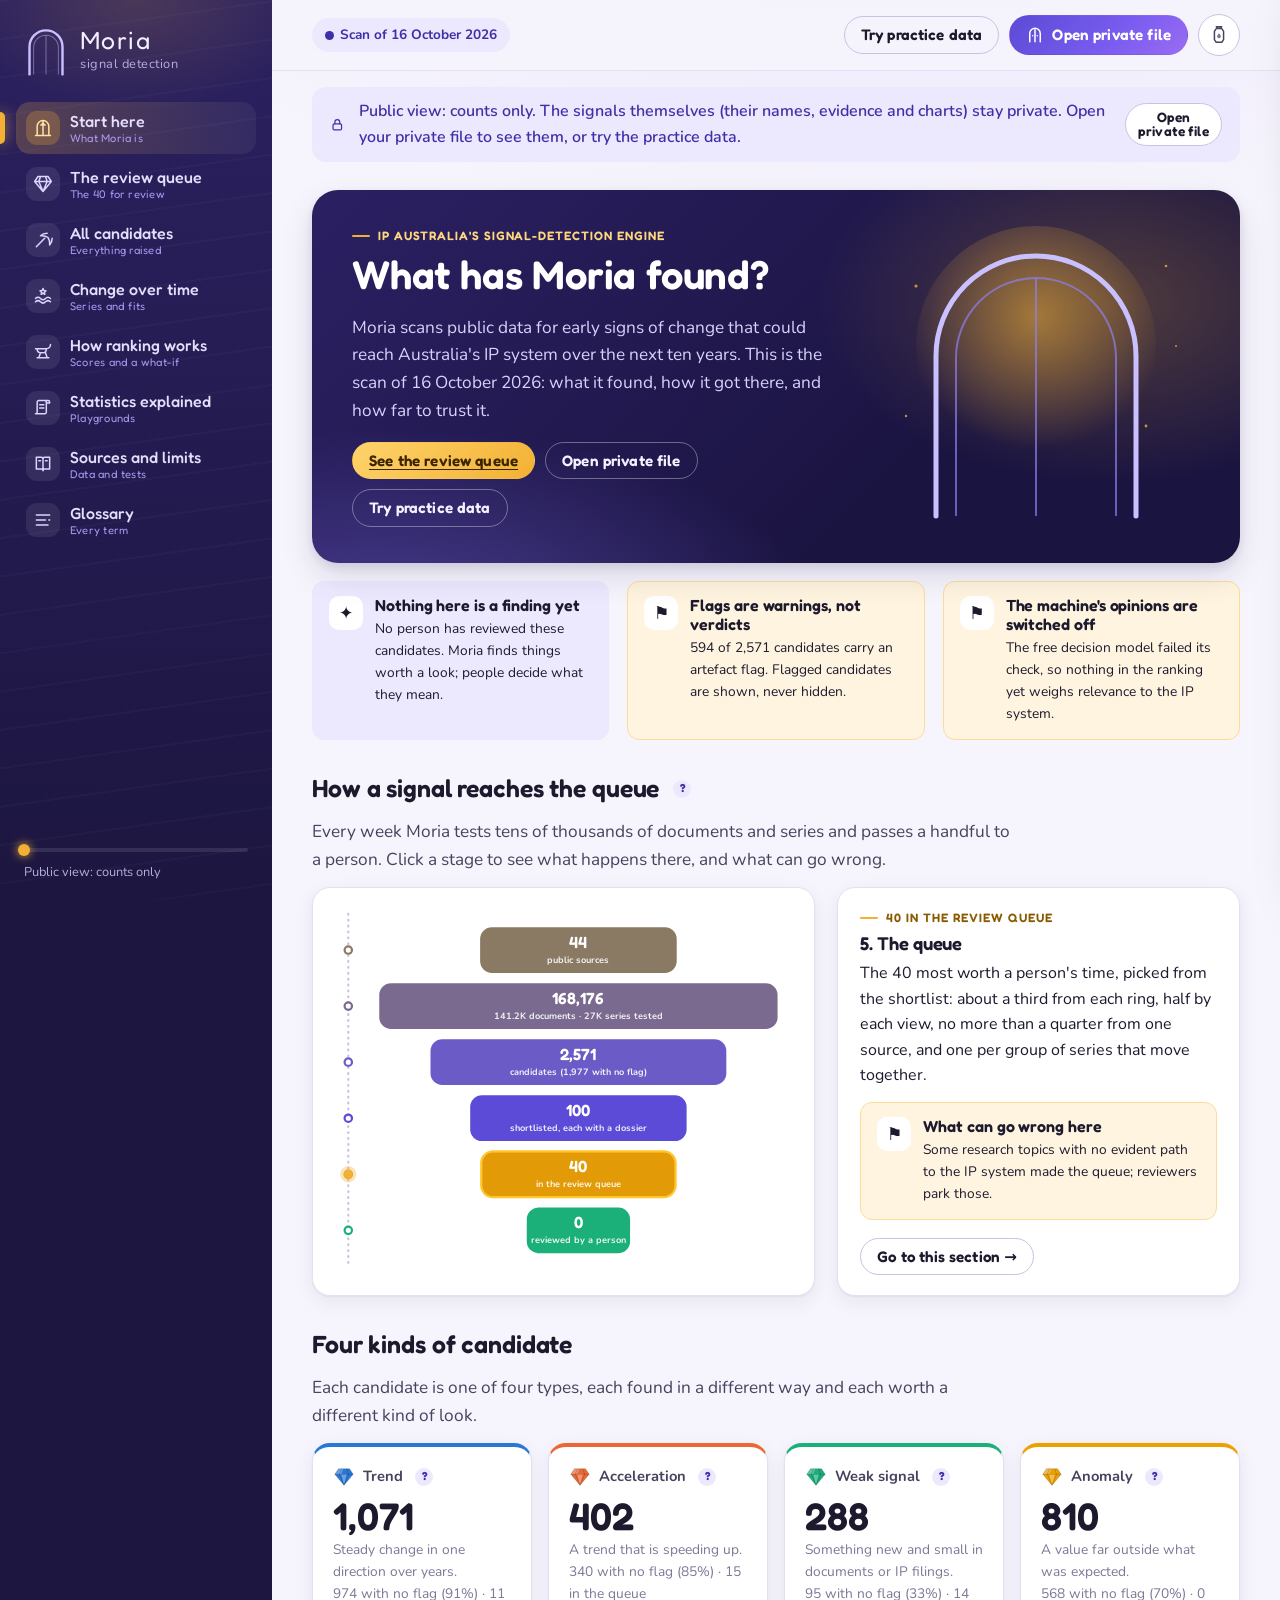
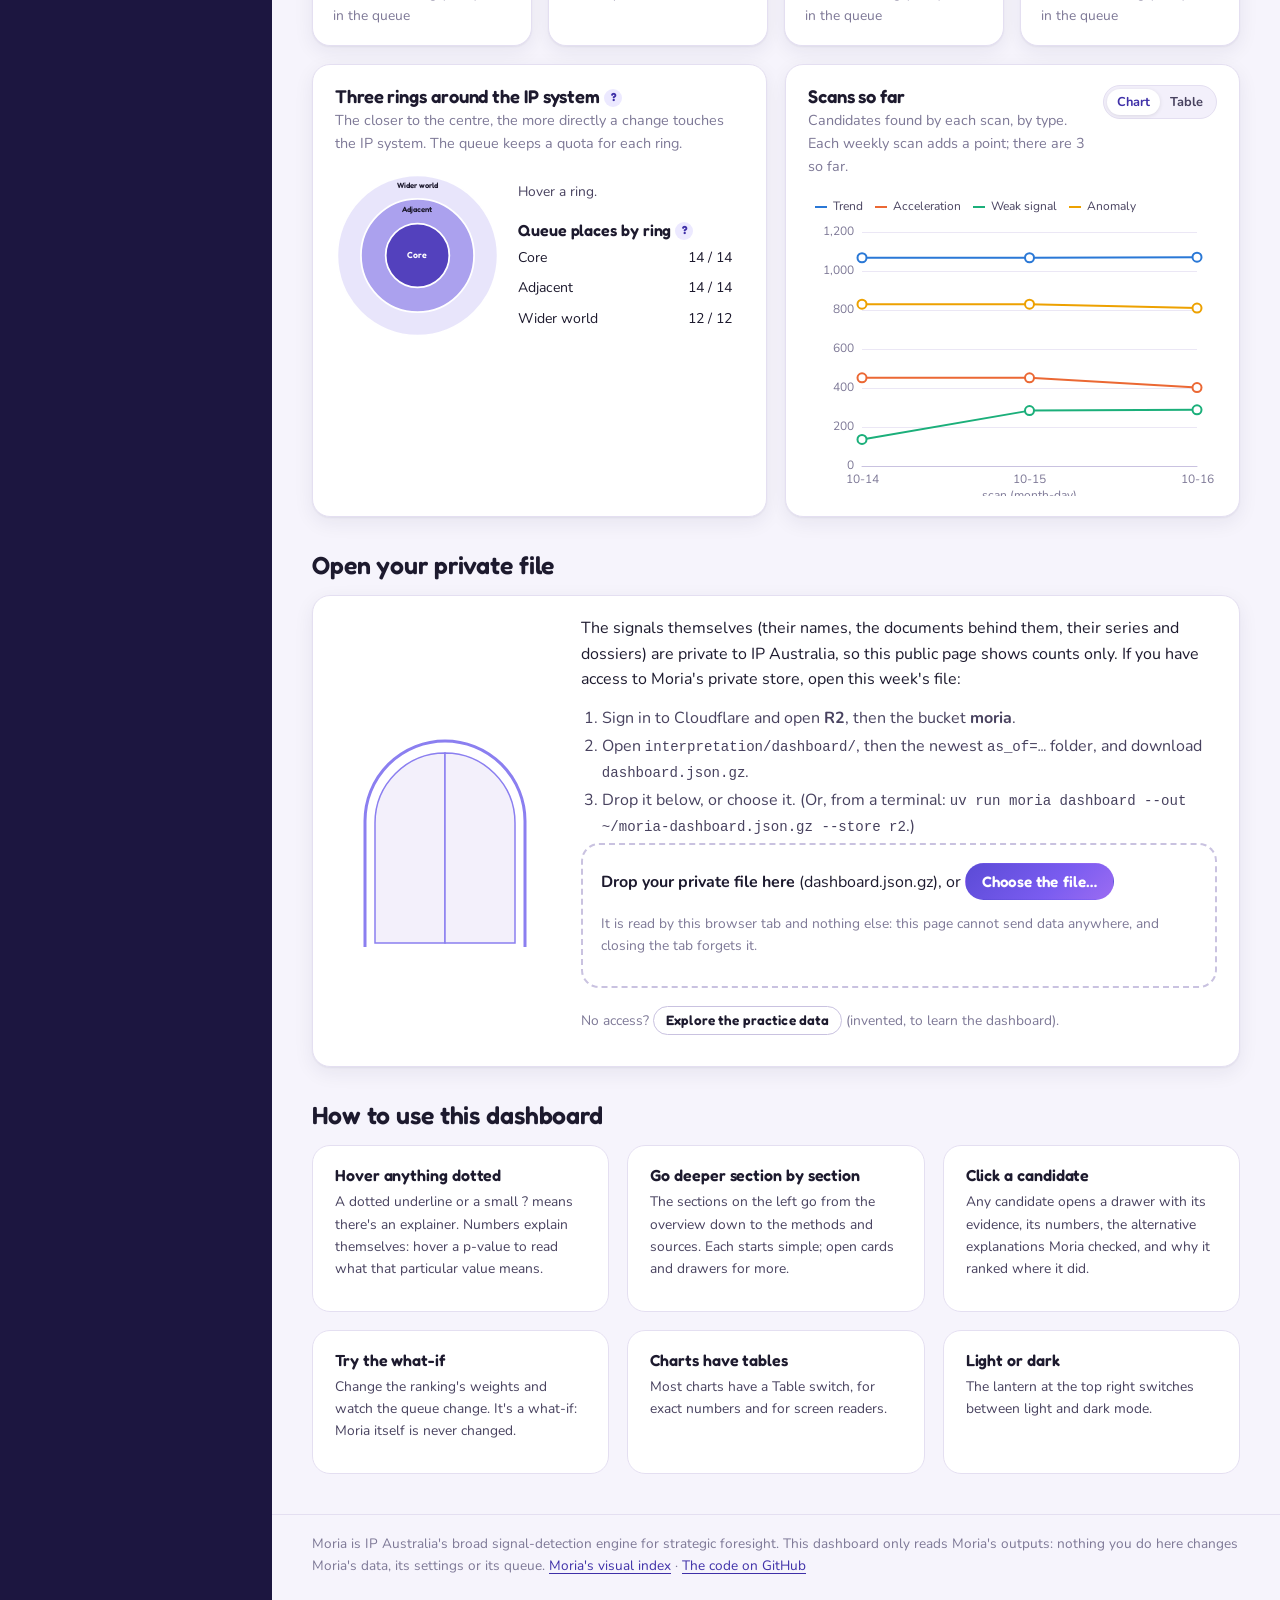
<file: dashboard/index.html>
<!doctype html>
<html lang="en-AU" data-theme="light">
<head>
<meta charset="utf-8">
<meta name="viewport" content="width=device-width, initial-scale=1">
<!-- Everything this page loads comes from this site: no third-party scripts, fonts or trackers, and no connection
     can send data anywhere else. A private file you open is read in this tab only. -->
<meta http-equiv="Content-Security-Policy" content="default-src 'none'; script-src 'self'; style-src 'self' 'unsafe-inline'; img-src 'self' data: blob:; font-src 'self'; connect-src 'self'; manifest-src 'self'; base-uri 'none'; form-action 'none'; object-src 'none'">
<meta name="referrer" content="no-referrer">
<title>Moria dashboard</title>
<meta name="description" content="Explore what Moria, IP Australia's signal-detection engine, found in its latest scan: the candidates, the review queue, the evidence behind them, and how far to trust it.">
<link rel="icon" href="assets/icon.svg" type="image/svg+xml">
<link rel="stylesheet" href="assets/style.css">
</head>
<body>
<a class="skip" href="#main">Skip to the content</a>
<div class="app">
  <nav class="rail" aria-label="Sections">
    <a class="brand" href="#/start" aria-label="Moria, back to the start">
      <svg class="brand-door" viewBox="0 0 64 72" aria-hidden="true">
        <path class="door-arch" d="M8 70V30a24 24 0 0 1 48 0v40" />
        <path class="door-line" d="M14 70V31a18 18 0 0 1 36 0v39M32 70V13" />
      </svg>
      <span class="brand-text"><span class="brand-name">Moria</span><span class="brand-tag">signal detection</span></span>
    </a>
    <ol class="levels" id="nav"></ol>
    <div class="rail-foot">
      <div class="depth" aria-hidden="true"><span class="depth-dot" id="depth-dot"></span></div>
      <p class="rail-note" id="rail-mode">Public view</p>
    </div>
  </nav>
  <div class="stage">
    <header class="topbar">
      <div class="topbar-left">
        <span class="chip chip-scan" id="scan-chip">Loading the scan…</span>
        <span class="chip chip-mode" id="mode-chip" hidden></span>
      </div>
      <div class="topbar-right">
        <button class="btn btn-ghost" id="btn-practice" type="button">Try practice data</button>
        <button class="btn btn-primary" id="btn-doors" type="button">
          <svg viewBox="0 0 24 24" aria-hidden="true" class="ico"><path d="M5 21V10a7 7 0 0 1 14 0v11M12 21V5M9 13h.01M15 13h.01"/></svg>
          Open private file
        </button>
        <button class="lantern" id="btn-theme" type="button" aria-label="Switch between light and dark" title="Light or dark">
          <svg viewBox="0 0 24 24" aria-hidden="true"><path class="lantern-frame" d="M9 3h6M10 3v2M14 3v2M7 8l2-3h6l2 3v9l-2 3H9l-2-3z"/><path class="lantern-flame" d="M12 10c1.4 1.4 2 2.5 2 3.5a2 2 0 0 1-4 0c0-1 .6-2.1 2-3.5z"/></svg>
        </button>
      </div>
    </header>
    <div class="banner" id="banner" hidden></div>
    <main id="main" tabindex="-1"></main>
    <footer class="foot">
      <p>Moria is IP Australia's broad signal-detection engine for strategic foresight. This dashboard only reads Moria's
        outputs: nothing you do here changes Moria's data, its settings or its queue.
        <a href="../index.html">Moria's visual index</a> · <a href="https://github.com/Thomas-Amann-IPAustralia/Moria">The code on GitHub</a></p>
    </footer>
  </div>
</div>
<div class="drawer-veil" id="drawer-veil" hidden></div>
<aside class="drawer" id="drawer" aria-hidden="true" aria-label="Candidate details"></aside>
<div class="popover" id="popover" role="tooltip" hidden></div>
<div class="toasts" id="toasts" aria-live="polite"></div>
<input type="file" id="file-input" accept=".json,.gz,application/json,application/gzip" hidden>
<script src="assets/vendor/echarts.min.js"></script>
<script type="module" src="assets/js/main.js"></script>
</body>
</html>
</file>
<file: dashboard/assets/style.css>
/* Moria dashboard. Desktop layout: a dark rail of sections on the left, the content on the right.
   Colours are tokens: the four candidate types are gems (validated categorical slots 1 to 4), the rings an ordinal
   violet ramp (the "mithril" tokens), checks the status palette with an icon and a label. */

@font-face { font-family: "Fredoka"; src: url("fonts/fredoka-latin-wght-normal.woff2") format("woff2"); font-weight: 300 700; font-display: swap; }
@font-face { font-family: "Nunito"; src: url("fonts/nunito-latin-wght-normal.woff2") format("woff2"); font-weight: 200 1000; font-display: swap; }
@font-face { font-family: "Nunito"; src: url("fonts/nunito-latin-wght-italic.woff2") format("woff2"); font-weight: 200 1000; font-style: italic; font-display: swap; }

:root {
  --f-display: "Fredoka", "Nunito", system-ui, sans-serif;
  --f-body: "Nunito", system-ui, -apple-system, "Segoe UI", sans-serif;
  --f-label: "Fredoka", "Nunito", system-ui, sans-serif;
  --f-mono: ui-monospace, "SFMono-Regular", Menlo, Consolas, monospace;

  --bg: #f6f4fc;
  --bg-glow: #ece7ff;
  --surface: #ffffff;
  --surface-2: #f3f0fb;
  --surface-3: #e9e4f8;
  --ink: #1d1a2e;
  --ink-2: #48425f;
  --muted: #7d7896;
  --line: #e4dff1;
  --line-strong: #c9c2e0;
  --shadow: 0 1px 2px rgba(35, 27, 77, .06), 0 6px 20px rgba(35, 27, 77, .07);
  --shadow-lift: 0 4px 10px rgba(35, 27, 77, .10), 0 14px 32px rgba(35, 27, 77, .12);

  --mithril: #5b4bd6;
  --mithril-2: #8b7ff0;
  --mithril-ink: #3f30a8;
  --mithril-wash: #ece9ff;
  --gold: #f2b134;
  --gold-ink: #8a5a00;
  --gold-wash: #fff4dc;
  --deep: #1c1640;
  --deep-2: #2b2160;

  /* the four candidate types (validated: adjacent slots pass CVD and normal-vision floors in both modes) */
  --t-trend: #2a78d6;
  --t-acceleration: #eb6834;
  --t-weak_signal: #1baf7a;
  --t-anomaly: #eda100;
  /* the three rings, an ordinal ramp: core darkest (validated --ordinal) */
  --r-core: #4a37b8;
  --r-adjacent: #7b6be3;
  --r-wider_world: #b3a9f2;
  /* status: always with an icon and a label */
  --s-good: #0ca30c;
  --s-good-ink: #006300;
  --s-warn: #fab219;
  --s-serious: #ec835a;
  --s-serious-ink: #a8431b;
  --s-critical: #d03b3b;
  --s-neutral: #a19cb5;

  --chart-grid: #ebe7f5;
  --chart-axis: #c9c2e0;
  --radius: 18px;
  --radius-s: 12px;
  color-scheme: light;
}
:root[data-theme="dark"] {
  --bg: #110e1f;
  --bg-glow: #1d1640;
  --surface: #1c1830;
  --surface-2: #241f3c;
  --surface-3: #2d2749;
  --ink: #efecf9;
  --ink-2: #c4bedb;
  --muted: #8f89aa;
  --line: #2f2949;
  --line-strong: #463f66;
  --shadow: 0 1px 2px rgba(0, 0, 0, .3), 0 6px 20px rgba(0, 0, 0, .3);
  --shadow-lift: 0 4px 10px rgba(0, 0, 0, .35), 0 14px 32px rgba(0, 0, 0, .4);
  --mithril: #9d92ff;
  --mithril-2: #b9b0ff;
  --mithril-ink: #c9c1ff;
  --mithril-wash: #2a2452;
  --gold: #f5bf4f;
  --gold-ink: #f5c867;
  --gold-wash: #3a2e14;
  --deep: #0b0817;
  --deep-2: #171032;
  --t-trend: #3987e5;
  --t-acceleration: #d95926;
  --t-weak_signal: #199e70;
  --t-anomaly: #c98500;
  --r-core: #c4bbff;
  --r-adjacent: #8d7ff0;
  --r-wider_world: #5546c4;
  --s-good-ink: #4fd04f;
  --s-serious-ink: #f2a07f;
  --s-neutral: #6d6789;
  --chart-grid: #2a2443;
  --chart-axis: #463f66;
  color-scheme: dark;
}

* { box-sizing: border-box; }
[hidden] { display: none !important; }
html { scroll-behavior: smooth; }
body {
  margin: 0;
  min-width: 1100px;
  background: radial-gradient(1200px 500px at 70% -120px, var(--bg-glow), transparent 70%), var(--bg);
  background-attachment: fixed;
  color: var(--ink);
  font: 400 16px/1.6 var(--f-body);
  -webkit-font-smoothing: antialiased;
}
a { color: var(--mithril-ink); text-underline-offset: 3px; }
a:hover { text-decoration-thickness: 2px; }
h1, h2, h3, h4 { font-family: var(--f-display); font-weight: 600; line-height: 1.2; margin: 0 0 .4em; letter-spacing: -.005em; }
h1 { font-size: 2.3rem; }
h2 { font-size: 1.55rem; }
h3 { font-size: 1.15rem; }
h4 { font-size: 1rem; }
p { margin: 0 0 .8em; }
small, .small { font-size: .86rem; }
.muted { color: var(--muted); }
.ink2 { color: var(--ink-2); }
.num { font-variant-numeric: tabular-nums; }
code, .mono { font-family: var(--f-mono); font-size: .88em; }
.skip { position: absolute; left: -999px; top: 8px; background: var(--surface); padding: 8px 12px; border-radius: 8px; z-index: 100; }
.skip:focus { left: 8px; }
:focus-visible { outline: 3px solid var(--gold); outline-offset: 2px; border-radius: 6px; }

/* --------------------------------------------------------------------------------------------- the frame */
.app { display: grid; grid-template-columns: 272px 1fr; min-height: 100vh; background: linear-gradient(90deg, var(--deep) 272px, transparent 272px); }
.rail {
  position: sticky; top: 0; height: 100vh; overflow-y: auto;
  display: flex; flex-direction: column; gap: 14px;
  padding: 22px 16px 18px;
  color: #e9e5ff;
  background:
    radial-gradient(260px 160px at 50% 0, rgba(242, 177, 52, .16), transparent 70%),
    repeating-linear-gradient(172deg, rgba(255,255,255,.025) 0 2px, transparent 2px 38px),
    linear-gradient(180deg, var(--deep-2), var(--deep));
}
.brand { display: flex; align-items: center; gap: 12px; text-decoration: none; color: inherit; padding: 4px 8px 12px; }
.brand-door { width: 44px; height: 50px; flex: none; }
.door-arch { fill: none; stroke: #c9c1ff; stroke-width: 3.5; stroke-linecap: round; }
.door-line { fill: none; stroke: rgba(201, 193, 255, .45); stroke-width: 1.5; }
.brand-text { display: flex; flex-direction: column; }
.brand-name { font-family: var(--f-display); font-size: 1.55rem; letter-spacing: .06em; color: #f3f0ff; line-height: 1.1; }
.brand-tag { font-size: .8rem; color: #b6addf; letter-spacing: .04em; }
@keyframes twinkle { 0%, 100% { opacity: 1; transform: scale(1); } 50% { opacity: .65; transform: scale(.86); } }

.levels { list-style: none; margin: 0; padding: 0; display: flex; flex-direction: column; gap: 4px; }
.levels a {
  position: relative; display: grid; grid-template-columns: 34px 1fr; align-items: center; gap: 10px;
  padding: 9px 10px; border-radius: 14px; color: #e4defc; text-decoration: none;
  transition: background .2s ease, transform .2s ease;
}
.levels a:hover { background: rgba(255, 255, 255, .07); transform: translateX(3px); }
.levels a[aria-current="page"] { background: linear-gradient(90deg, rgba(242, 177, 52, .22), rgba(255, 255, 255, .05)); }
.levels a[aria-current="page"]::before {
  content: ""; position: absolute; left: -16px; top: 10px; bottom: 10px; width: 5px; border-radius: 0 6px 6px 0;
  background: var(--gold); box-shadow: 0 0 14px rgba(242, 177, 52, .9);
}
.lvl-ico { width: 34px; height: 34px; border-radius: 11px; display: grid; place-items: center; background: rgba(255, 255, 255, .08); }
.lvl-ico svg { width: 20px; height: 20px; fill: none; stroke: #dcd5ff; stroke-width: 1.8; stroke-linecap: round; stroke-linejoin: round; }
.levels a:hover .lvl-ico svg { animation: wiggle .5s ease; }
.levels a[aria-current="page"] .lvl-ico { background: rgba(242, 177, 52, .25); }
.levels a[aria-current="page"] .lvl-ico svg { stroke: #ffe2a3; }
.lvl-text { display: flex; flex-direction: column; line-height: 1.25; }
.lvl-name { font-family: var(--f-display); font-weight: 500; font-size: 1rem; }
.lvl-sub { font-family: var(--f-label); font-size: .7rem; letter-spacing: .02em; color: #b6a6ff; opacity: .9; }
@keyframes wiggle { 0%, 100% { transform: rotate(0); } 30% { transform: rotate(-12deg); } 60% { transform: rotate(9deg); } }

.rail-foot { margin-top: auto; padding: 10px 8px 0; }
.depth { height: 4px; border-radius: 4px; background: rgba(255, 255, 255, .1); position: relative; margin-bottom: 10px; }
.depth-dot { position: absolute; top: -4px; width: 12px; height: 12px; border-radius: 50%; background: var(--gold); box-shadow: 0 0 10px var(--gold); transition: left .5s cubic-bezier(.4, 1.4, .5, 1); left: 0; }
.rail-note { font-size: .8rem; color: #b6addf; margin: 0; }

.stage { min-width: 0; display: flex; flex-direction: column; }
.topbar {
  position: sticky; top: 0; z-index: 20; display: flex; justify-content: space-between; align-items: center; gap: 16px;
  padding: 14px 40px; background: color-mix(in srgb, var(--bg) 82%, transparent); backdrop-filter: blur(10px);
  border-bottom: 1px solid var(--line);
}
.topbar-left, .topbar-right { display: flex; align-items: center; gap: 10px; }
main { padding: 28px 40px 40px; max-width: 1440px; width: 100%; outline: none; }
main:focus, main:focus-visible { outline: none; }
.foot { padding: 18px 40px 32px; color: var(--muted); font-size: .85rem; border-top: 1px solid var(--line); margin-top: auto; }

/* ------------------------------------------------------------------------------------------------ controls */
.btn {
  --b-bg: var(--surface); --b-ink: var(--ink); --b-line: var(--line-strong);
  position: relative; display: inline-flex; align-items: center; gap: 8px; cursor: pointer;
  font: 600 .95rem/1 var(--f-display); letter-spacing: .01em;
  padding: 10px 16px; border-radius: 999px; border: 1.5px solid var(--b-line); background: var(--b-bg); color: var(--b-ink);
  transition: transform .18s cubic-bezier(.3, 1.6, .5, 1), box-shadow .2s ease, background .2s ease;
  overflow: hidden;
}
.btn:hover { transform: translateY(-2px); box-shadow: var(--shadow-lift); }
.btn:active { transform: translateY(1px) scale(.98); box-shadow: none; }
.btn .ico { width: 18px; height: 18px; fill: none; stroke: currentColor; stroke-width: 2; stroke-linecap: round; stroke-linejoin: round; }
.btn-primary { --b-bg: linear-gradient(135deg, var(--mithril), #7a5cf0 60%, #9b6cf2); --b-ink: #fff; --b-line: transparent; background: var(--b-bg); }
:root[data-theme="dark"] .btn-primary { --b-ink: #120d2a; }
.btn-gold { --b-bg: linear-gradient(135deg, #ffd36b, var(--gold)); --b-ink: #3b2600; --b-line: transparent; background: var(--b-bg); }
.btn-ghost { --b-bg: transparent; }
.btn-small { padding: 7px 12px; font-size: .85rem; }
.btn[disabled] { opacity: .5; cursor: not-allowed; transform: none; box-shadow: none; }
.btn .spark { position: absolute; width: 8px; height: 8px; border-radius: 50%; background: #fff6d6; pointer-events: none; animation: spark .6s ease-out forwards; }
@keyframes spark { from { opacity: 1; transform: translate(0, 0) scale(1); } to { opacity: 0; transform: translate(var(--dx), var(--dy)) scale(.2); } }

.lantern { width: 42px; height: 42px; border-radius: 50%; border: 1.5px solid var(--line-strong); background: var(--surface); cursor: pointer; display: grid; place-items: center; transition: transform .3s ease; }
.lantern:hover { transform: rotate(-12deg); }
.lantern svg { width: 22px; height: 22px; }
.lantern-frame { fill: none; stroke: var(--ink-2); stroke-width: 1.6; stroke-linecap: round; stroke-linejoin: round; }
.lantern-flame { fill: var(--muted); transition: fill .3s ease; }
:root[data-theme="dark"] .lantern-flame { fill: var(--gold); filter: drop-shadow(0 0 5px var(--gold)); animation: flicker 2.4s infinite; }
@keyframes flicker { 0%, 100% { opacity: 1; } 45% { opacity: .78; } 55% { opacity: .95; } }

.chip { display: inline-flex; align-items: center; gap: 6px; padding: 5px 12px; border-radius: 999px; font-size: .85rem; font-weight: 700; background: var(--surface-2); color: var(--ink-2); border: 1px solid var(--line); white-space: nowrap; }
.chip-scan { background: var(--mithril-wash); color: var(--mithril-ink); border-color: transparent; }
.chip-mode.practice { background: var(--gold-wash); color: var(--gold-ink); border-color: transparent; }
.chip-mode.private { background: #dff6ea; color: #0b6a3e; border-color: transparent; }
:root[data-theme="dark"] .chip-mode.private { background: #143528; color: #6fe0a6; }
.chip .dot { width: 9px; height: 9px; border-radius: 50%; background: currentColor; }

.pills { display: flex; flex-wrap: wrap; gap: 6px; }
.pill {
  cursor: pointer; border: 1.5px solid var(--line-strong); background: var(--surface); color: var(--ink-2);
  border-radius: 999px; padding: 5px 12px; font: 700 .84rem/1.2 var(--f-body); display: inline-flex; align-items: center; gap: 6px;
  transition: all .15s ease;
}
.pill:hover { border-color: var(--mithril); color: var(--ink); }
.pill[aria-pressed="true"] { background: var(--mithril-wash); border-color: var(--mithril); color: var(--mithril-ink); }
.pill .swatch { width: 10px; height: 10px; border-radius: 3px; }

.field { display: flex; flex-direction: column; gap: 4px; font-size: .85rem; color: var(--ink-2); font-weight: 700; }
input[type="search"], input[type="text"], select {
  font: 500 .95rem var(--f-body); color: var(--ink); background: var(--surface); border: 1.5px solid var(--line-strong);
  border-radius: 12px; padding: 8px 12px; min-width: 0;
}
input[type="search"]:focus, select:focus { border-color: var(--mithril); outline: none; box-shadow: 0 0 0 3px var(--mithril-wash); }
input[type="range"] { accent-color: var(--mithril); width: 100%; }
input[type="checkbox"] { accent-color: var(--mithril); width: 16px; height: 16px; }
.check { display: inline-flex; align-items: center; gap: 7px; font-size: .9rem; color: var(--ink-2); cursor: pointer; user-select: none; }

/* ------------------------------------------------------------------------------------------------ the page */
.view { animation: rise .45s cubic-bezier(.2, .8, .3, 1); }
@keyframes rise { from { opacity: 0; transform: translateY(10px); } to { opacity: 1; transform: none; } }
.view-head { display: flex; justify-content: space-between; align-items: flex-end; gap: 24px; margin-bottom: 22px; }
.eyebrow { font-family: var(--f-label); font-weight: 600; font-size: .76rem; letter-spacing: .08em; color: var(--gold-ink); text-transform: uppercase; margin-bottom: 4px; display: flex; align-items: center; gap: 8px; }
.eyebrow::before { content: ""; width: 18px; height: 2px; background: var(--gold); border-radius: 2px; }
.lede { font-size: 1.08rem; color: var(--ink-2); max-width: 70ch; }
.grid { display: grid; gap: 18px; }
.g2 { grid-template-columns: repeat(2, minmax(0, 1fr)); }
.g3 { grid-template-columns: repeat(3, minmax(0, 1fr)); }
.g4 { grid-template-columns: repeat(4, minmax(0, 1fr)); }
.g-21 { grid-template-columns: minmax(0, 2fr) minmax(0, 1fr); }
.g-12 { grid-template-columns: minmax(0, 1fr) minmax(0, 2fr); }
.span2 { grid-column: span 2; }
.span3 { grid-column: 1 / -1; }
.section { margin: 34px 0 14px; }
.section h2 { display: flex; align-items: center; gap: 10px; }

.card {
  background: var(--surface); border: 1px solid var(--line); border-radius: var(--radius); box-shadow: var(--shadow);
  padding: 20px 22px; min-width: 0; position: relative;
}
.card.flat { box-shadow: none; }
.card.tint { background: var(--surface-2); }
.card.click { cursor: pointer; transition: transform .2s cubic-bezier(.3, 1.5, .5, 1), box-shadow .2s ease; }
.card.click:hover { transform: translateY(-3px); box-shadow: var(--shadow-lift); }
.card-head { display: flex; justify-content: space-between; align-items: flex-start; gap: 12px; margin-bottom: 8px; }
.card-head h3 { margin: 0; }
.card-sub { color: var(--muted); font-size: .9rem; margin: 2px 0 10px; }
.chart { width: 100%; height: 300px; }
.chart.tall { height: 420px; }
.chart.short { height: 220px; }
.chart.tiny { height: 160px; }
.toggle { display: inline-flex; background: var(--surface-2); border-radius: 999px; padding: 3px; border: 1px solid var(--line); }
.toggle button { border: 0; background: transparent; color: var(--ink-2); font: 700 .8rem var(--f-body); padding: 4px 10px; border-radius: 999px; cursor: pointer; }
.toggle button[aria-pressed="true"] { background: var(--surface); color: var(--mithril-ink); box-shadow: 0 1px 4px rgba(0, 0, 0, .1); }

.hero {
  position: relative; overflow: hidden; border-radius: 26px; padding: 36px 40px; color: #f3f0ff;
  background:
    radial-gradient(420px 260px at 86% 30%, rgba(242, 177, 52, .25), transparent 70%),
    radial-gradient(600px 300px at 10% 120%, rgba(123, 107, 227, .45), transparent 70%),
    linear-gradient(135deg, #2b2063, #1a1440 70%);
  box-shadow: var(--shadow-lift);
  display: grid; grid-template-columns: minmax(0, 1.5fr) minmax(0, 1fr); gap: 28px; align-items: center;
}
.hero h1 { color: #fff; font-size: 2.5rem; }
.hero .lede { color: #d8d1fb; }
.hero .eyebrow { color: #ffd77d; }
.hero-actions { display: flex; flex-wrap: wrap; gap: 10px; margin-top: 18px; }
.hero .btn-ghost { --b-ink: #f3f0ff; --b-line: rgba(255, 255, 255, .35); }
.hero-door { width: 100%; max-width: 320px; justify-self: center; }

.stats { display: grid; grid-template-columns: repeat(4, minmax(0, 1fr)); gap: 16px; }
.stat { padding: 18px 20px; }
.stat-label { font-weight: 700; color: var(--ink-2); font-size: .92rem; display: flex; align-items: center; gap: 8px; }
.stat-value { font: 600 2.4rem/1.1 var(--f-display); margin: 6px 0 2px; }
.stat-note { color: var(--muted); font-size: .86rem; margin: 0; }

.gem { width: 22px; height: 22px; flex: none; display: inline-block; vertical-align: -5px; }
.gem .g-fill { fill: var(--gem); }
.gem .g-shine { fill: rgba(255, 255, 255, .55); }
.gem .g-edge { fill: none; stroke: rgba(0, 0, 0, .18); stroke-width: 1; }
.type-tag { display: inline-flex; align-items: center; gap: 6px; font-weight: 800; font-size: .84rem; padding: 3px 10px 3px 6px; border-radius: 999px; background: color-mix(in srgb, var(--gem) 14%, var(--surface)); color: var(--ink); }
.ring-tag { display: inline-flex; align-items: center; gap: 6px; font-weight: 700; font-size: .82rem; padding: 3px 10px; border-radius: 999px; background: var(--surface-2); color: var(--ink-2); border: 1px solid var(--line); }
.ring-tag i { width: 10px; height: 10px; border-radius: 50%; background: var(--ring); box-shadow: 0 0 0 2px var(--surface); }

.status { display: inline-flex; align-items: center; gap: 6px; font-weight: 800; font-size: .82rem; }
.status svg { width: 16px; height: 16px; flex: none; }
.status.pass { color: var(--s-good-ink); }
.status.flag { color: var(--s-serious-ink); }
.status.na { color: var(--muted); }
.flag-chip { display: inline-flex; align-items: center; gap: 4px; font-size: .78rem; font-weight: 800; padding: 2px 8px; border-radius: 999px; background: color-mix(in srgb, var(--s-serious) 18%, var(--surface)); color: var(--s-serious-ink); }
.tag { display: inline-flex; align-items: center; gap: 4px; font-size: .78rem; font-weight: 800; padding: 2px 8px; border-radius: 999px; background: var(--surface-2); color: var(--ink-2); border: 1px solid var(--line); }
.tag.gold { background: var(--gold-wash); color: var(--gold-ink); border-color: transparent; }

.callout { display: grid; grid-template-columns: 34px 1fr; gap: 12px; padding: 14px 16px; border-radius: var(--radius-s); background: var(--surface-2); border: 1px solid var(--line); }
.callout.warn { background: color-mix(in srgb, var(--s-warn) 14%, var(--surface)); border-color: color-mix(in srgb, var(--s-warn) 45%, var(--surface)); }
.callout.info { background: var(--mithril-wash); border-color: transparent; }
.callout.good { background: color-mix(in srgb, var(--s-good) 10%, var(--surface)); border-color: color-mix(in srgb, var(--s-good) 30%, var(--surface)); }
.callout .c-ico { width: 34px; height: 34px; border-radius: 10px; display: grid; place-items: center; background: var(--surface); font-size: 1.1rem; }
.callout p:last-child { margin-bottom: 0; }
.callout h4 { margin-bottom: .2em; }

/* the explainer callouts: a dotted term, a little dot; the popover */
.term { border-bottom: 2px dotted color-mix(in srgb, var(--mithril) 60%, transparent); cursor: help; text-decoration: none; color: inherit; }
.term:hover, .term:focus-visible { background: var(--mithril-wash); border-radius: 4px; border-bottom-style: solid; }
.tipdot {
  display: inline-grid; place-items: center; width: 18px; height: 18px; border-radius: 50%; border: 0; cursor: help; padding: 0;
  font: 800 .72rem/1 var(--f-display); color: var(--mithril-ink); background: var(--mithril-wash); vertical-align: 2px; margin-left: 4px;
  transition: transform .2s cubic-bezier(.3, 1.8, .5, 1);
}
.tipdot:hover, .tipdot:focus-visible { transform: scale(1.25) rotate(8deg); background: var(--mithril); color: #fff; }
.popover {
  position: fixed; z-index: 90; max-width: 380px; padding: 14px 16px 12px; border-radius: 14px;
  background: var(--surface); color: var(--ink); border: 1px solid var(--line-strong); box-shadow: var(--shadow-lift);
  font-size: .9rem; line-height: 1.5; animation: pop .16s ease-out;
}
.popover h4 { margin: 0 0 6px; font-size: 1rem; display: flex; align-items: center; gap: 8px; }
.popover h4::before { content: ""; width: 8px; height: 8px; border-radius: 2px; transform: rotate(45deg); background: var(--gold); }
.popover p { margin: 0 0 6px; }
.popover .p-value { background: var(--mithril-wash); color: var(--mithril-ink); border-radius: 8px; padding: 6px 8px; margin: 6px 0; font-weight: 700; }
.popover .p-moria { color: var(--ink-2); }
.popover .p-watch { color: var(--s-serious-ink); }
.popover .p-more { font-size: .82rem; font-weight: 700; }
@keyframes pop { from { opacity: 0; transform: translateY(4px) scale(.98); } to { opacity: 1; transform: none; } }

/* tables */
.table-wrap { overflow: auto; border-radius: var(--radius-s); border: 1px solid var(--line); }
table.data { width: 100%; border-collapse: collapse; font-size: .9rem; }
table.data th, table.data td { padding: 8px 12px; text-align: left; border-bottom: 1px solid var(--line); vertical-align: top; }
table.data th { position: sticky; top: 0; background: var(--surface-2); font-weight: 800; color: var(--ink-2); font-size: .82rem; white-space: nowrap; z-index: 1; }
table.data th.sortable { cursor: pointer; }
table.data th.sortable:hover { color: var(--mithril-ink); }
table.data td.n, table.data th.n { text-align: right; font-variant-numeric: tabular-nums; }
table.data tr.click { cursor: pointer; }
table.data tr.click:hover td { background: var(--mithril-wash); }
table.data tr:last-child td { border-bottom: 0; }

/* opening the private file */
.doors { position: relative; display: grid; grid-template-columns: 220px 1fr; gap: 26px; align-items: center; overflow: hidden; }
.doors-art { width: 220px; height: 240px; }
.doors-art .arch { fill: none; stroke: var(--mithril-2); stroke-width: 3; }
.doors-art .leaf-l, .doors-art .leaf-r { fill: var(--surface-2); stroke: var(--mithril-2); stroke-width: 1.5; transition: transform 1.2s cubic-bezier(.6, 0, .2, 1); }
.doors-art .leaf-l { transform-origin: 40px 230px; }
.doors-art .leaf-r { transform-origin: 180px 230px; }
.doors-art .glow { fill: var(--gold); opacity: 0; transition: opacity 1s ease .3s; }
.doors.open .leaf-l { transform: perspective(300px) rotateY(70deg); }
.doors.open .leaf-r { transform: perspective(300px) rotateY(-70deg); }
.doors.open .glow { opacity: .35; }
.dropzone { border: 2px dashed var(--line-strong); border-radius: var(--radius); padding: 18px; text-align: left; transition: all .2s ease; }
.dropzone.over { border-color: var(--gold); background: var(--gold-wash); transform: scale(1.01); }
.inscription { font-family: var(--f-display); font-weight: 600; color: var(--mithril-ink); font-size: 1.05rem; }
ol.steps { margin: 6px 0 0; padding-left: 1.3em; color: var(--ink-2); }
ol.steps li { margin-bottom: 3px; }

/* banners and toasts */
.banner { margin: 16px 40px 0; padding: 12px 18px; border-radius: 14px; display: flex; align-items: center; gap: 14px; font-weight: 600; }
.banner.practice { background: repeating-linear-gradient(135deg, var(--gold-wash) 0 16px, color-mix(in srgb, var(--gold-wash) 70%, var(--surface)) 16px 32px); color: var(--gold-ink); border: 1.5px solid color-mix(in srgb, var(--gold) 60%, transparent); }
.banner.private { background: #e3f7ec; color: #0b5a35; border: 1.5px solid #9fdcbc; }
:root[data-theme="dark"] .banner.private { background: #12301f; color: #8fe7b6; border-color: #24603f; }
.banner.public { background: var(--mithril-wash); color: var(--mithril-ink); }
.banner .btn { margin-left: auto; }
.toasts { position: fixed; right: 22px; bottom: 22px; display: flex; flex-direction: column; gap: 10px; z-index: 95; }
.toast { background: var(--deep-2); color: #f3f0ff; padding: 12px 16px; border-radius: 14px; box-shadow: var(--shadow-lift); display: flex; gap: 10px; align-items: center; animation: toast-in .35s cubic-bezier(.3, 1.5, .5, 1); max-width: 420px; }
.toast.err { background: #6b1f1f; }
@keyframes toast-in { from { opacity: 0; transform: translateY(14px) scale(.96); } to { opacity: 1; transform: none; } }

/* the drawer */
.drawer-veil { position: fixed; inset: 0; background: rgba(17, 13, 35, .38); backdrop-filter: blur(2px); z-index: 60; animation: fade .2s ease; }
@keyframes fade { from { opacity: 0; } to { opacity: 1; } }
.drawer {
  position: fixed; top: 0; right: 0; bottom: 0; width: min(1040px, 80vw); z-index: 70; background: var(--bg);
  box-shadow: -20px 0 50px rgba(17, 13, 35, .25); transform: translateX(105%); transition: transform .38s cubic-bezier(.2, .9, .25, 1);
  display: flex; flex-direction: column;
}
.drawer.open { transform: none; }
.drawer-head { padding: 22px 30px 0; background: var(--surface); border-bottom: 1px solid var(--line); }
.drawer-head h2 { margin: 6px 0 6px; font-size: 1.45rem; }
.drawer-close { position: absolute; right: 18px; top: 16px; }
.drawer-body { padding: 22px 30px 40px; overflow-y: auto; flex: 1; }
.tabs { display: flex; gap: 2px; margin-top: 12px; overflow-x: auto; }
.tabs button { border: 0; background: transparent; padding: 10px 14px; font: 700 .9rem var(--f-display); color: var(--muted); cursor: pointer; border-bottom: 3px solid transparent; white-space: nowrap; }
.tabs button:hover { color: var(--ink); }
.tabs button[aria-selected="true"] { color: var(--mithril-ink); border-bottom-color: var(--gold); }
.kv { display: grid; grid-template-columns: max-content 1fr; gap: 6px 16px; font-size: .92rem; }
.kv dt { color: var(--muted); font-weight: 700; }
.kv dd { margin: 0; }
.facts { display: flex; flex-wrap: wrap; gap: 8px; margin: 8px 0 0; }
.summary-line { font-size: 1.05rem; color: var(--ink-2); background: var(--surface-2); border-radius: 12px; padding: 10px 14px; border-left: 4px solid var(--gold); }
ul.items { list-style: none; padding: 0; margin: 0; display: flex; flex-direction: column; gap: 8px; }
ul.items li { padding: 10px 12px; border-radius: 12px; background: var(--surface); border: 1px solid var(--line); }
ul.items .meta { font-size: .8rem; color: var(--muted); display: flex; flex-wrap: wrap; gap: 4px 12px; margin-top: 2px; }
.checklist { list-style: none; padding: 0; margin: 0; display: grid; gap: 8px; }
.checklist li { display: grid; grid-template-columns: 150px 140px 1fr; gap: 12px; align-items: start; padding: 10px 12px; border-radius: 12px; background: var(--surface); border: 1px solid var(--line); }
.checklist .detail { font-size: .86rem; color: var(--ink-2); overflow-wrap: anywhere; }

/* queue cards */
.qgrid { display: grid; grid-template-columns: repeat(auto-fill, minmax(280px, 1fr)); gap: 14px; }
.qcard { padding: 14px 16px 12px; display: flex; flex-direction: column; gap: 8px; border-top: 4px solid var(--gem); }
.qcard-top { display: flex; align-items: center; gap: 8px; }
.rank-badge {
  font: 700 .92rem/1 var(--f-display); min-width: 34px; height: 34px; border-radius: 11px; display: grid; place-items: center;
  color: #fff; background: linear-gradient(135deg, #8a7df0, #4a37b8); background-size: 200% 200%;
}
.qcard:hover .rank-badge { animation: shimmer 1.2s ease infinite; background-image: linear-gradient(120deg, #4a37b8, #b9b0ff, #f6f2ff, #8a7df0, #4a37b8); }
@keyframes shimmer { 0% { background-position: 0% 50%; } 100% { background-position: 200% 50%; } }
.qcard h4 { font-family: var(--f-body); font-weight: 800; font-size: .98rem; margin: 0; line-height: 1.3; overflow-wrap: anywhere; }
.qcard .spark-svg { width: 100%; height: 42px; }
.qcard .row { display: flex; flex-wrap: wrap; gap: 6px; align-items: center; }
.sealed-strip { display: grid; grid-template-columns: repeat(10, minmax(0, 1fr)); gap: 8px; }
.sealed { display: grid; place-items: center; min-height: 74px; padding: 8px; border-top: 4px solid var(--gem); color: var(--muted); text-align: center; gap: 2px; font-size: .78rem; }
.sealed svg { width: 18px; height: 18px; opacity: .7; }
.sealed strong { font-size: .8rem; color: var(--ink-2); }

/* the shaft (start) */
.shaft { display: grid; grid-template-columns: minmax(0, 1.25fr) minmax(0, 1fr); gap: 22px; align-items: stretch; }
.shaft-svg { width: 100%; height: auto; display: block; }
.shaft-level { cursor: pointer; }
.shaft-level .band { transition: filter .2s ease, transform .2s ease; transform-box: fill-box; transform-origin: center; }
.shaft-level:hover .band, .shaft-level.active .band { filter: brightness(1.12) saturate(1.1); }
.shaft-level.active .band { stroke: var(--gold); stroke-width: 3; }
.shaft-level text { pointer-events: none; }
.shaft-detail h3 { display: flex; gap: 10px; align-items: center; }
.lantern-dot { animation: descend 2.4s cubic-bezier(.5, 0, .3, 1) both; }
@keyframes descend { from { transform: translateY(-520px); opacity: 0; } 15% { opacity: 1; } to { transform: none; opacity: 1; } }

/* the rings */
.rings-svg { width: 100%; max-width: 380px; display: block; margin: 0 auto; }
.rings-svg circle.ring { transition: stroke-width .2s ease; cursor: pointer; }
.rings-svg g:hover circle.ring { stroke-width: 6; }

/* the ranking what-if */
.whatif { display: grid; grid-template-columns: 340px minmax(0, 1fr); gap: 18px; align-items: start; }
.sliders { position: sticky; top: 86px; max-height: calc(100vh - 110px); overflow-y: auto; }
.slider { display: grid; grid-template-columns: 1fr 52px; gap: 2px 10px; align-items: center; margin: 6px 0 10px; }
.slider label { font-size: .88rem; font-weight: 700; color: var(--ink-2); }
.slider output { font: 700 .88rem var(--f-mono); text-align: right; color: var(--mithril-ink); }
.slider input { grid-column: 1 / -1; }
.slider.changed label::after { content: " ●"; color: var(--gold); }
details.group { border-top: 1px solid var(--line); padding: 8px 0; }
details.group summary { cursor: pointer; font: 600 1rem var(--f-display); list-style: none; display: flex; justify-content: space-between; align-items: center; padding: 4px 0; }
details.group summary::after { content: "+"; font-size: 1.2rem; color: var(--muted); transition: transform .2s; }
details.group[open] summary::after { transform: rotate(45deg); }
.big-number { font: 600 3.4rem/1 var(--f-display); color: var(--mithril-ink); }
.carts { display: grid; grid-template-columns: repeat(20, 1fr); gap: 5px; }
.cart { aspect-ratio: 1; border-radius: 6px; background: var(--gem); position: relative; transition: transform .3s cubic-bezier(.3, 1.6, .5, 1), opacity .3s ease; cursor: pointer; }
.cart.new { box-shadow: 0 0 0 3px var(--gold); animation: pop-in .5s cubic-bezier(.3, 1.8, .5, 1); }
.cart.gone { opacity: .25; }
.cart:hover { transform: translateY(-3px) scale(1.12); }
@keyframes pop-in { from { transform: scale(.2); } to { transform: none; } }
.equation { display: flex; flex-wrap: wrap; align-items: center; gap: 8px; font: 600 1rem var(--f-display); }
.equation .term-box { padding: 6px 10px; border-radius: 10px; background: var(--surface-2); border: 1px solid var(--line); }
.equation .op { color: var(--muted); font-size: 1.2rem; }
.equation .result { background: var(--mithril); color: #fff; }

/* statistics playgrounds */
.playground { display: grid; grid-template-columns: 300px minmax(0, 1fr); gap: 18px; align-items: start; }
.dots-grid { display: block; width: 100%; height: auto; border-radius: 12px; background: var(--surface-2); }
.legend { display: flex; flex-wrap: wrap; gap: 12px; font-size: .85rem; color: var(--ink-2); }
.legend span { display: inline-flex; align-items: center; gap: 6px; }
.legend i { width: 12px; height: 12px; border-radius: 3px; display: inline-block; }
.legend i.line { height: 3px; border-radius: 2px; width: 16px; }
.verdict { display: inline-flex; align-items: center; gap: 8px; font: 600 1.05rem var(--f-display); padding: 6px 14px; border-radius: 999px; }
.verdict.yes { background: color-mix(in srgb, var(--s-good) 16%, var(--surface)); color: var(--s-good-ink); }
.verdict.no { background: var(--surface-2); color: var(--ink-2); }

/* records */
.src-grid { display: grid; grid-template-columns: repeat(auto-fill, minmax(300px, 1fr)); gap: 12px; }
.src-card { padding: 14px 16px; }
.src-card h4 { margin: 0 0 4px; font-family: var(--f-body); font-weight: 800; }
.src-card .clamp { display: -webkit-box; -webkit-line-clamp: 3; -webkit-box-orient: vertical; overflow: hidden; }
.heat td.cell { text-align: center; font-variant-numeric: tabular-nums; font-weight: 700; }
.src-card .row { display: flex; flex-wrap: wrap; gap: 6px; margin: 6px 0; }
.limits { display: grid; gap: 10px; }
.limit { display: grid; grid-template-columns: 110px 1fr; gap: 14px; padding: 12px 16px; }
.sev { font-weight: 800; font-size: .8rem; display: inline-flex; gap: 6px; align-items: flex-start; }
.sev.high { color: var(--s-critical); }
.sev.medium { color: var(--s-serious-ink); }
.sev.low { color: var(--gold-ink); }

/* glossary */
.gloss { display: grid; grid-template-columns: repeat(2, minmax(0, 1fr)); gap: 12px; }
.gloss-item { padding: 14px 18px; scroll-margin-top: 90px; }
.gloss-item.flash { animation: flash 1.6s ease; }
@keyframes flash { 0%, 100% { box-shadow: var(--shadow); } 30% { box-shadow: 0 0 0 4px var(--gold), var(--shadow-lift); } }
.gloss-item h3 { font-size: 1.05rem; margin-bottom: 4px; }
.gloss-item .group-tag { float: right; }

.empty { text-align: center; padding: 38px 20px; color: var(--muted); }
.empty svg { width: 64px; height: 64px; margin-bottom: 8px; opacity: .8; }
.loading { display: grid; place-items: center; min-height: 50vh; gap: 12px; color: var(--muted); font-family: var(--f-display); }
.loading svg { width: 54px; height: 54px; transform-origin: 50% 0; animation: swing 1.6s ease-in-out infinite; }
@keyframes swing { 0%, 100% { transform: rotate(-12deg); } 50% { transform: rotate(12deg); } }

.row-flex { display: flex; align-items: center; gap: 10px; flex-wrap: wrap; }
.space-between { justify-content: space-between; }
.filters { display: flex; flex-wrap: wrap; gap: 12px 18px; align-items: flex-end; margin-bottom: 14px; padding: 14px 18px; }
.mt { margin-top: 18px; }
.mb { margin-bottom: 18px; }
.pager { display: flex; gap: 8px; align-items: center; justify-content: flex-end; margin-top: 10px; font-size: .88rem; color: var(--muted); }
.meter { height: 10px; border-radius: 10px; background: var(--surface-3); overflow: hidden; }
.meter > i { display: block; height: 100%; border-radius: 10px; background: var(--mithril); transition: width .6s cubic-bezier(.3, 1.2, .5, 1); }
.bars-mini { display: grid; gap: 8px; }
.bar-mini { display: grid; grid-template-columns: 150px 1fr 56px; gap: 10px; align-items: center; font-size: .88rem; }
.bar-mini .meter { height: 12px; }

@media (prefers-reduced-motion: reduce) {
  *, *::before, *::after { animation-duration: .001ms !important; animation-iteration-count: 1 !important; transition-duration: .001ms !important; }
  html { scroll-behavior: auto; }
}
@media print {
  .rail, .topbar, .banner .btn { display: none; }
  .app { grid-template-columns: 1fr; }
}
</file>
